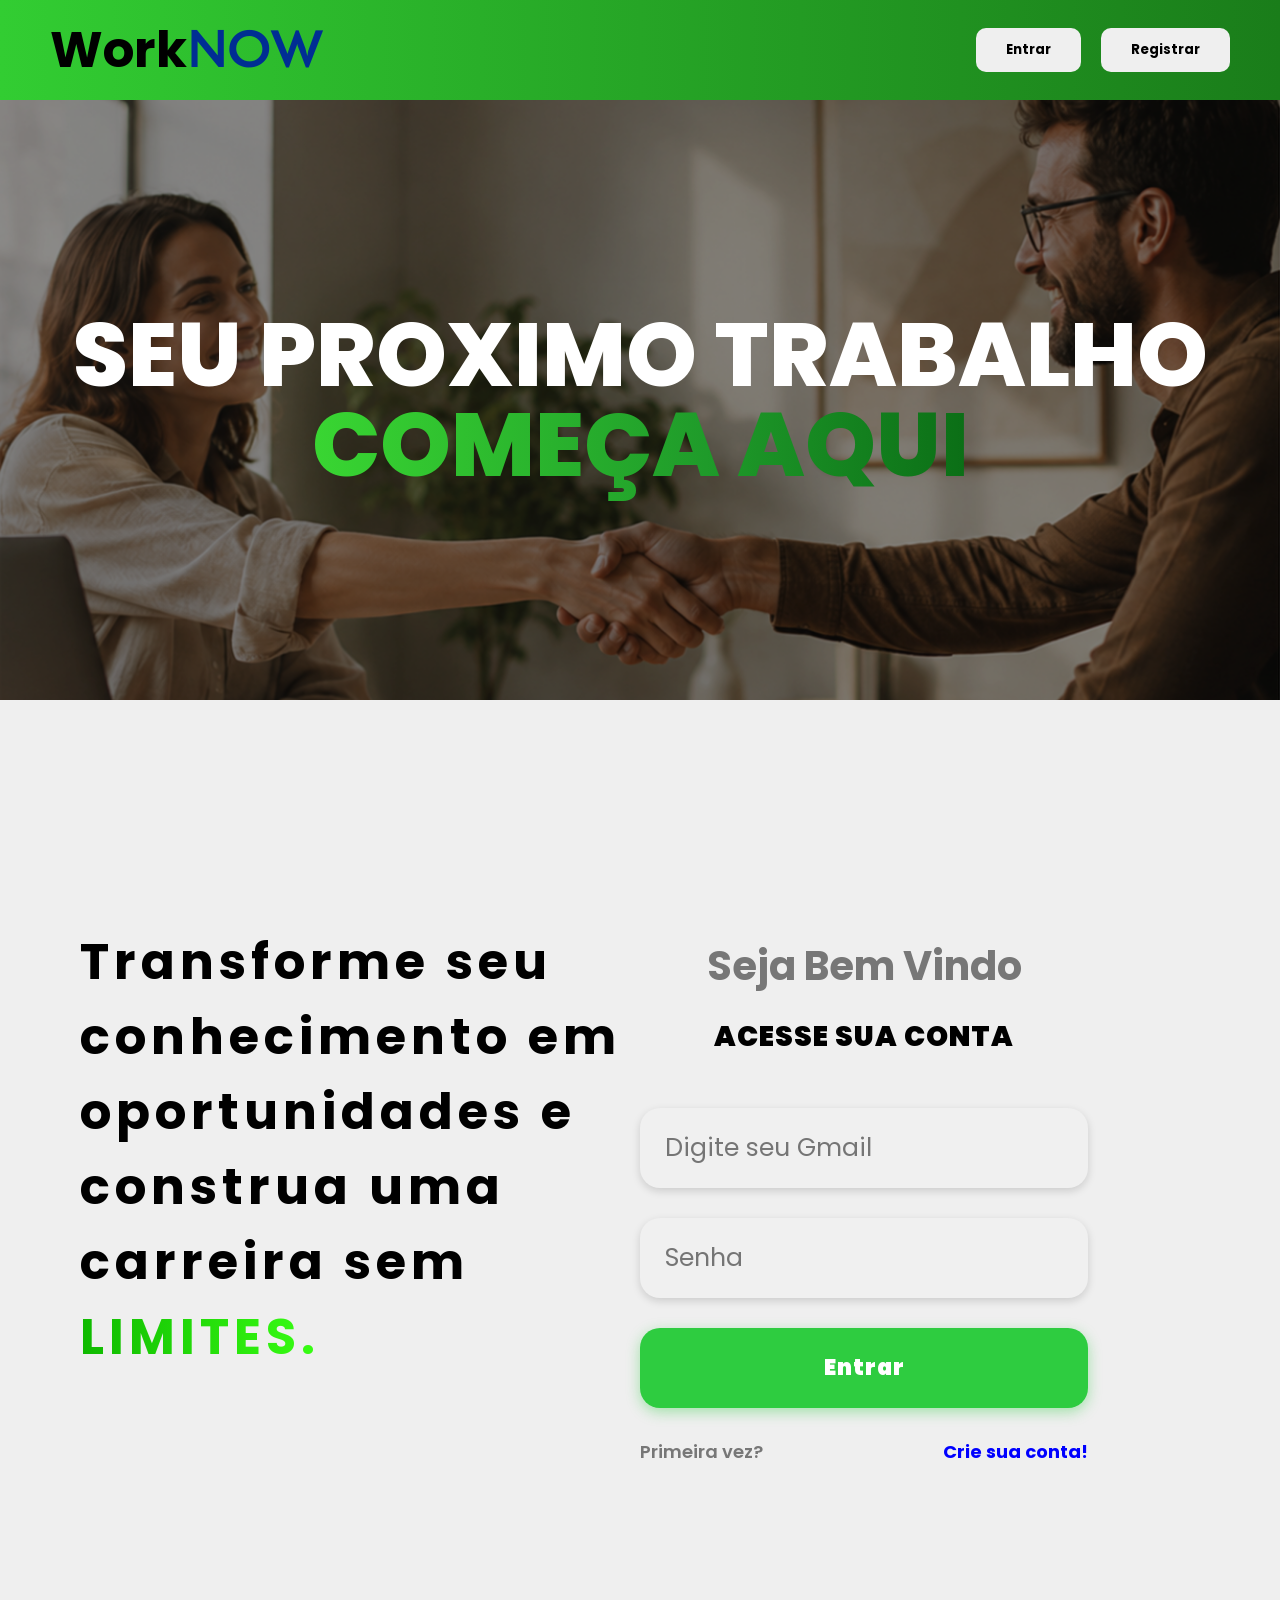
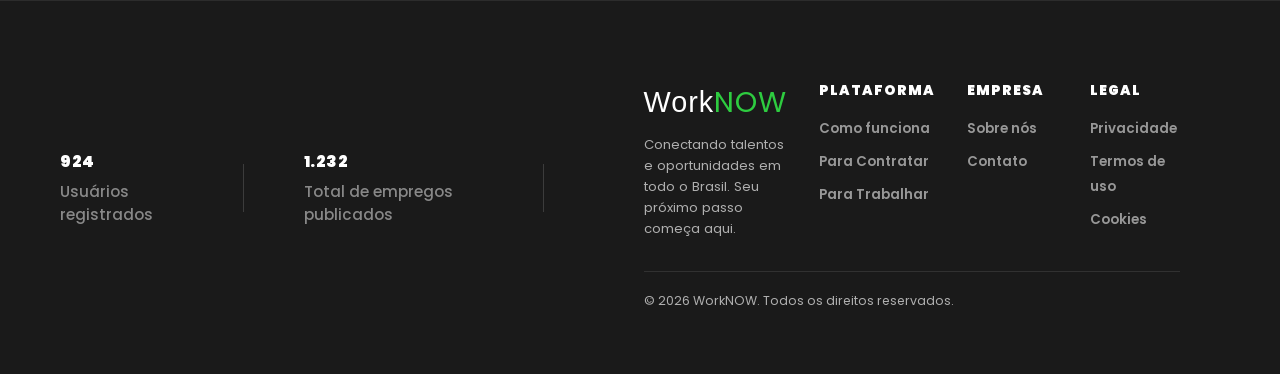
<file: projeto-worknow/index.html>
<!DOCTYPE html>
<html lang="pt-br">
<head>
    <meta charset="UTF-8">
    <meta name="viewport" content="width=device-width, initial-scale=1.0">
    <title>WorkNOW</title>
    <link rel="stylesheet" href="style.css">
    <link rel="icon" type="image/png" href="/img/logo.png">
</head>
<body>
    <header id="#index.html">
        <h1> <span class="logo-work">Work</span><span class="logo-now">NOW</span></h1>
        <nav>
            <a href="#conta"><button>Entrar</button></a>
            <a href="cadastro/login.html"><button>Registrar</button></a>
        </nav>
    </header>
    <!--img de fundo-->
    <section class="trabai">
        <div class="sla-overlay">
            <h2>
            SEU PROXIMO TRABALHO <br>
            <span>COMEÇA AQUI</span>
            </h2>
        </div>
    </section>
  
    <main>

        <section class="left-side">
            <p>
                Transforme seu conhecimento em oportunidades e construa uma carreira sem
                <span>LIMITES.</span>
            </p>
        </section>
<!--LOGINNNNNNNN-->
        <section class="right-side">

            <h3 id="conta">Seja Bem Vindo</h3>
            <h1 >ACESSE SUA CONTA</h1>

            <form action="loginDB.php" method="POST">

                <input type="email" name="email_user" id="email" placeholder="Digite seu Gmail" required >

                <input type="password" name="senha_user" id="senha" placeholder="Senha" required>

                <input type="submit" id="Entrar" value="Entrar">

                <div class="register">
                    <span>Primeira vez?</span>
                    <a href="cadastro/login.html">Crie sua conta!</a>
                </div>

            </form>

        </section>

    
    
    </main>
<!-- STATS -->
    <section class="stats">
        <div class="stat">
            <span class="stat-number" data-target="1500">0</span>
            <span class="stat-label">Usuários registrados</span>
        </div>
 
        <div class="stat-divider"></div>
 
        <div class="stat">
            <span class="stat-number" data-target="2000">0</span>
            <span class="stat-label">Total de empregos publicados</span>
        </div>
 
        <div class="stat-divider"></div>
<!--FOTEERRRRRR-->
    <footer>
        <div class="footer-inner">
    <div class="footer-top">
      <div class="footer-brand">
        <div class="f-logo">Work<span>NOW</span></div>
        <p data-i18n="footer.desc">Conectando talentos e oportunidades em todo o Brasil. Seu próximo passo começa aqui.</p>
      </div>
 
      <div class="footer-col">
        <h4 data-i18n="footer.col1.title">Plataforma</h4>
        <ul>
          <li><a href="#" data-i18n="footer.col1.l1">Como funciona</a></li>
          <li><a href="#" data-i18n="footer.col1.l2">Para Contratar</a></li>
          <li><a href="#" data-i18n="footer.col1.l3">Para Trabalhar</a></li>
        </ul>
      </div>
 
      <div class="footer-col">
        <h4 data-i18n="footer.col2.title">Empresa</h4>
        <ul>
          <li><a href="#" data-i18n="footer.col2.l1">Sobre nós</a></li>
          <li><a href="#" data-i18n="footer.col2.l4">Contato</a></li>
        </ul>
      </div>
 
      <div class="footer-col">
        <h4 data-i18n="footer.col3.title">Legal</h4>
        <ul>
          <li><a href="#" data-i18n="footer.col3.l1">Privacidade</a></li>
          <li><a href="#" data-i18n="footer.col3.l2">Termos de uso</a></li>
          <li><a href="#" data-i18n="footer.col3.l3">Cookies</a></li>
        </ul>
      </div>
    </div>
 
    <div class="footer-bottom">
      <span data-i18n="footer.copy">© 2026 WorkNOW. Todos os direitos reservados.</span>
    </div>
  </div>
    </footer>

    <script src="work.js"></script>
</body>
</html>
</file>
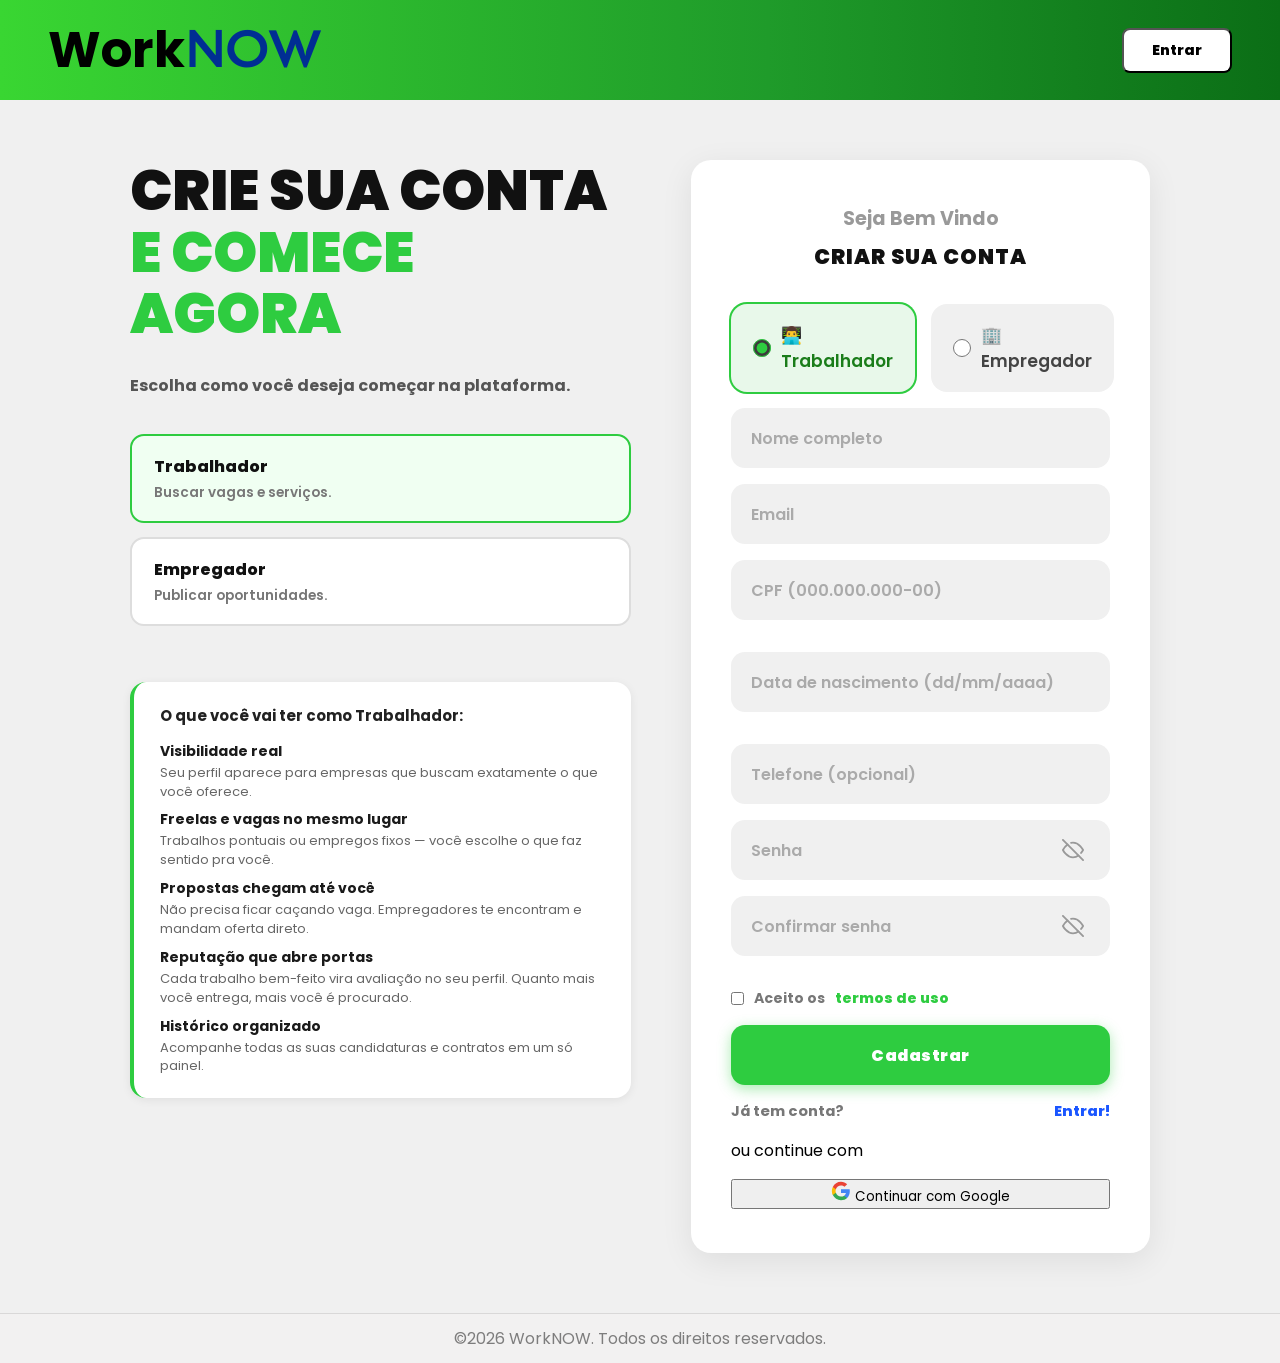
<file: cadastro/login.html>
<!DOCTYPE html>
<html lang="pt-br">
<head>
    <meta charset="UTF-8">
    <meta name="viewport" content="width=device-width, initial-scale=1.0">
    <title>WorkNOW – Cadastro</title>
    <link rel="stylesheet" href="login.css">
    <link rel="icon" type="image/png" href="../img/logo.png">
</head>
<body>
 
    <header>
        <h1><span class="logo-work">Work</span><span class="logo-now">NOW</span></h1>
        <nav>
           <a href="../LOGIN/index.html"><button>Entrar</button></a> 
        </nav>
    </header>
 
    <main>
 
        <section class="left-side">
            <h2>CRIE SUA CONTA <br> <span>E COMECE AGORA</span></h2>
            <p>Escolha como você deseja começar na plataforma.</p>
 
            <div class="tipo-conta">
                <!-- ✅ CORRIGIDO: chama mostrarInfo -->
                <div class="card-tipo ativo" onclick="mostrarInfo('trabalhador', this)">
                    <h3> Trabalhador</h3>
                    <p>Buscar vagas e serviços.</p>
                </div>
                <div class="card-tipo" onclick="mostrarInfo('empregador', this)">
                    <h3> Empregador</h3>
                    <p>Publicar oportunidades.</p>
                </div>
            </div>

            <div class="info-perfil" id="info-trabalhador">
                <h4>O que você vai ter como Trabalhador:</h4>
                 <ul>
                    <li>
                        <strong>Visibilidade real</strong>
                        <span>Seu perfil aparece para empresas que buscam exatamente o que você oferece.</span>
                    </li>
                    <li>
                        <strong>Freelas e vagas no mesmo lugar</strong>
                        <span>Trabalhos pontuais ou empregos fixos — você escolhe o que faz sentido pra você.</span>
                    </li>
                    <li>
                        <strong>Propostas chegam até você</strong>
                        <span>Não precisa ficar caçando vaga. Empregadores te encontram e mandam oferta direto.</span>
                    </li>
                    <li>
                        <strong>Reputação que abre portas</strong>
                        <span>Cada trabalho bem-feito vira avaliação no seu perfil. Quanto mais você entrega, mais você é procurado.</span>
                    </li>
                    <li>
                        <strong>Histórico organizado</strong>
                        <span>Acompanhe todas as suas candidaturas e contratos em um só painel.</span>
                    </li>
                </ul>
            </div>
 
            <div class="info-perfil oculto" id="info-empregador">
                <h4>O que você pode fazer como Empregador:</h4>
                <ul>
                    <li>
                        <strong>Acesso a profissionais verificados</strong>
                        <span>Busque por área, habilidade ou disponibilidade e encontre quem você precisa mais rápido.</span>
                    </li>
                    <li>
                        <strong>Publique em minutos</strong>
                        <span>Crie uma vaga ou oportunidade de freela sem burocracia e já comece a receber candidatos.</span>
                    </li>
                    <li>
                        <strong>Gerencie tudo num lugar só</strong>
                        <span>Candidatos, conversas e contratações organizados no seu painel, sem planilha nem e-mail perdido.</span>
                    </li>
                    <li>
                        <strong>Contrate PF ou PJ</strong>
                        <span>Flexibilidade total para fechar com autônomos, MEIs ou empresas, do jeito que funcionar pra você.</span>
                    </li>
                    <li>
                        <strong>Construa sua reputação como empresa</strong>
                        <span>Avaliações de quem trabalhou com você geram confiança e atraem profissionais melhores.</span>
                    </li>
                </ul>
            </div>
        </section>
 
        <section class="right-side">
            <h3>Seja Bem Vindo</h3>
            <h1>CRIAR SUA CONTA</h1>
 
            <form method="POST" onsubmit="return validarForm(event)">

                <div class="radio-grupo">
                    <label class="radio-opcao">
                        <input type="radio" name="perfil" value="trabalhador" checked onchange="selecionarTipo('trabalhador')">
                        <span>👨‍💻 Trabalhador</span>
                    </label>
                    <label class="radio-opcao">
                        <input type="radio" name="perfil" value="empregador" onchange="selecionarTipo('empregador')">
                        <span>🏢 Empregador</span>
                    </label>
                </div>

                <input type="text" placeholder="Nome completo" required>
                <input type="email" placeholder="Email" required>

                <input type="text" id="cpf" placeholder="CPF (000.000.000-00)" maxlength="14" inputmode="numeric" required>
                <span class="campo-erro" id="erro-cpf"></span>

                <input type="text" id="nascimento" placeholder="Data de nascimento (dd/mm/aaaa)" maxlength="10" inputmode="numeric" required>
                <span class="campo-erro" id="erro-nascimento"></span>

                <input type="text" id="telefone" placeholder="Telefone (opcional)" maxlength="15" inputmode="numeric">

                <!-- SENHA COM OLHINHO -->
                <div class="input-senha">
                    <input type="password" id="senha" placeholder="Senha" required>
                    <button type="button" class="toggle-senha" onclick="toggleSenha('senha', this)" aria-label="Mostrar senha">
                        <!-- olho fechado (padrão) -->
                        <svg class="icone-olho" xmlns="http://www.w3.org/2000/svg" viewBox="0 0 24 24" fill="none" stroke="currentColor" stroke-width="2" stroke-linecap="round" stroke-linejoin="round">
                            <path d="M17.94 17.94A10.07 10.07 0 0112 20c-7 0-11-8-11-8a18.45 18.45 0 015.06-5.94"/>
                            <path d="M9.9 4.24A9.12 9.12 0 0112 4c7 0 11 8 11 8a18.5 18.5 0 01-2.16 3.19"/>
                            <line x1="1" y1="1" x2="23" y2="23"/>
                        </svg>
                    </button>
                </div>
 
                <!-- CONFIRMAR SENHA COM OLHINHO -->
                <div class="input-senha">
                    <input type="password" id="confirmar" placeholder="Confirmar senha" required>
                    <button type="button" class="toggle-senha" onclick="toggleSenha('confirmar', this)" aria-label="Mostrar senha">
                        <svg class="icone-olho" xmlns="http://www.w3.org/2000/svg" viewBox="0 0 24 24" fill="none" stroke="currentColor" stroke-width="2" stroke-linecap="round" stroke-linejoin="round">
                            <path d="M17.94 17.94A10.07 10.07 0 0112 20c-7 0-11-8-11-8a18.45 18.45 0 015.06-5.94"/>
                            <path d="M9.9 4.24A9.12 9.12 0 0112 4c7 0 11 8 11 8a18.5 18.5 0 01-2.16 3.19"/>
                            <line x1="1" y1="1" x2="23" y2="23"/>
                        </svg>
                    </button>
                </div>
                <span class="campo-erro" id="erro-senha"></span>

                <!-- adicionado classe visivel -->

                <div id="campos-empregador" class="campos-extras">
                </div>

                <label class="termos">
                    <input type="checkbox" required>
                    Aceito os <a href="#">termos de uso</a>
                </label>

                <input type="submit" value="Cadastrar">

                <div class="register">
                    <span>Já tem conta?</span>
                    <a href="../LOGIN/index.html">Entrar!</a>
                </div>

                <div class="divider"><span>ou continue com</span></div>

                <button type="button" class="btn-google">
                    <svg viewBox="0 0 24 24" width="20" height="20">
                        <path d="M22.56 12.25c0-.78-.07-1.53-.2-2.25H12v4.26h5.92c-.26 1.37-1.04 2.53-2.21 3.31v2.77h3.57c2.08-1.92 3.28-4.74 3.28-8.09z" fill="#4285F4"/>
                        <path d="M12 23c2.97 0 5.46-.98 7.28-2.66l-3.57-2.77c-.98.66-2.23 1.06-3.71 1.06-2.86 0-5.29-1.93-6.16-4.53H2.18v2.84C3.99 20.53 7.7 23 12 23z" fill="#34A853"/>
                        <path d="M5.84 14.09c-.22-.66-.35-1.36-.35-2.09s.13-1.43.35-2.09V7.07H2.18C1.43 8.55 1 10.22 1 12s.43 3.45 1.18 4.93l3.66-2.84z" fill="#FBBC05"/>
                        <path d="M12 5.38c1.62 0 3.06.56 4.21 1.64l3.15-3.15C17.45 2.09 14.97 1 12 1 7.7 1 3.99 3.47 2.18 7.07l3.66 2.84c.87-2.6 3.3-4.53 6.16-4.53z" fill="#EA4335"/>
                    </svg>
                    Continuar com Google
                </button>

            </form>
        </section>
    </main>
    <footer class="footer footer-simples">
      <p>©2026 WorkNOW. Todos os direitos reservados.</p>
    </footer>
 
    <script src="login.js"></script>
 
</body>
</html>
</file>
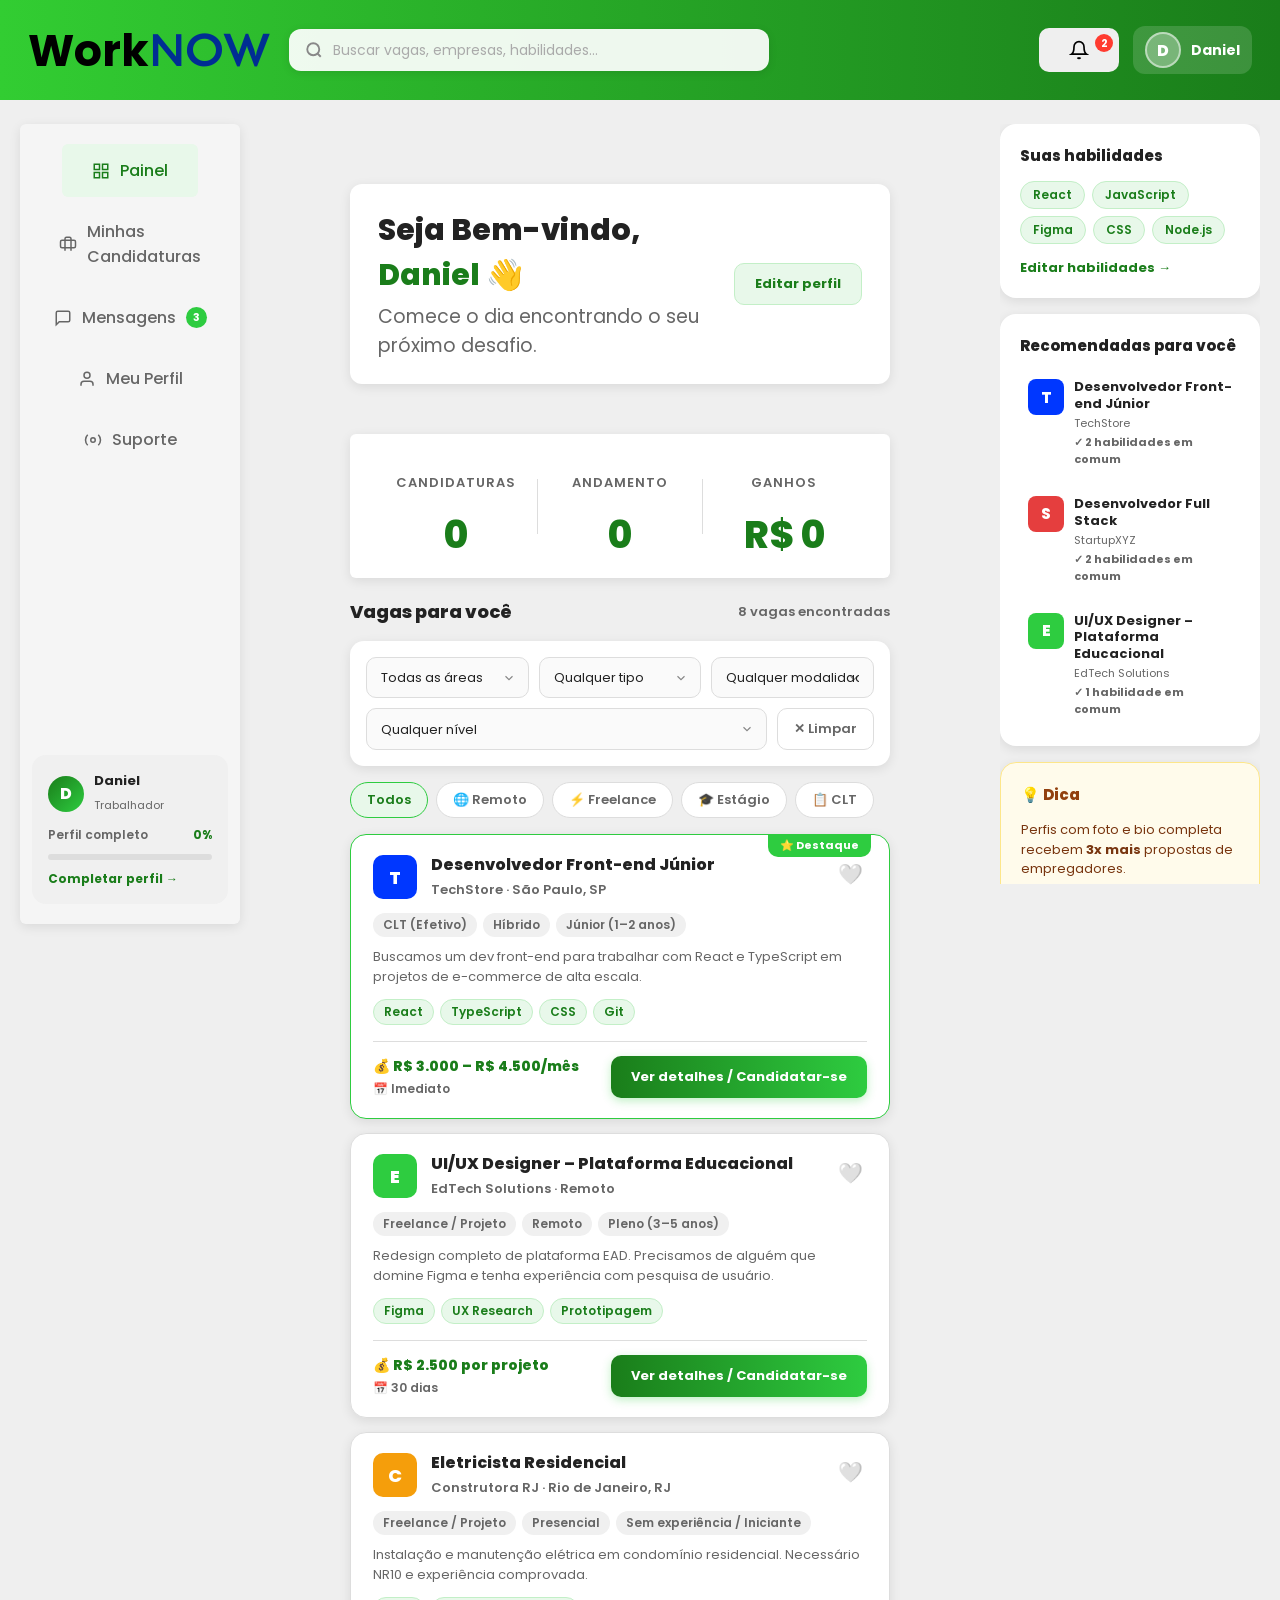
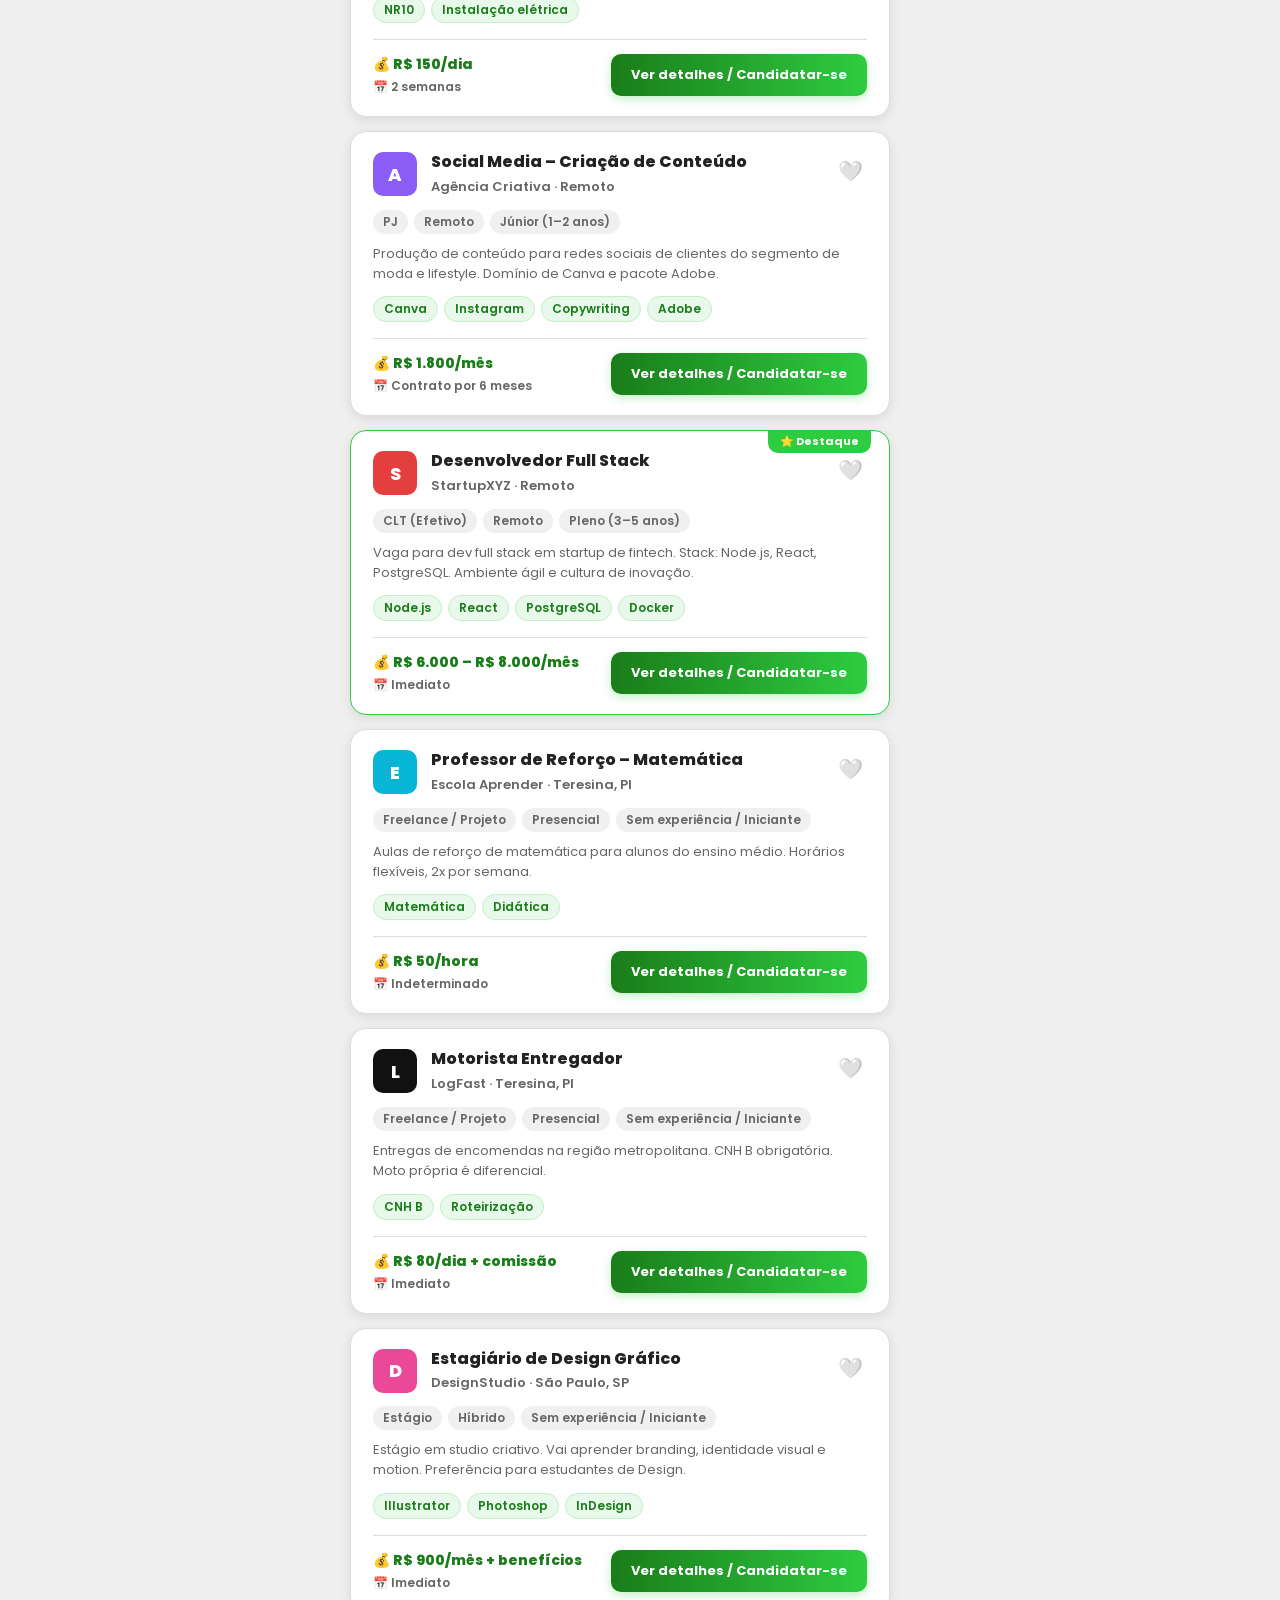
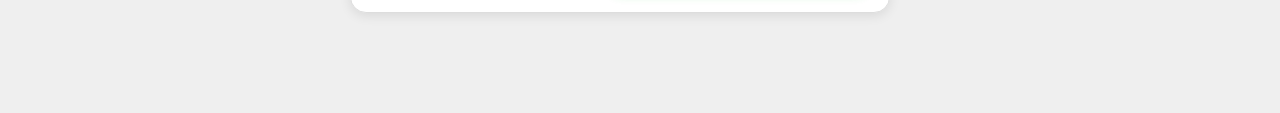
<file: Tela_Dashboard/dashboard_trabaio.html>
<!DOCTYPE html>
<html lang="pt-br">

<head>
    <meta charset="UTF-8">
    <meta name="viewport" content="width=device-width, initial-scale=1.0">
    <title>WorkNOW – Início</title>
    <link rel="stylesheet" href="../LOGIN/style.css">
    <link rel="stylesheet" href="dashboard_trabaio.css">
    <link rel="icon" type="image/png" href="../img/logo.png">
    <link href="https://fonts.googleapis.com/css2?family=Poppins:wght@400;600;700;800&family=Spinnaker&display=swap"
        rel="stylesheet">
</head>

<body>

    <header class="dash-header">
        <h1><span class="logo-work">Work</span><span class="logo-now">NOW</span></h1>

        <div class="header-busca">
            <svg xmlns="http://www.w3.org/2000/svg" width="18" height="18" viewBox="0 0 24 24" fill="none"
                stroke="currentColor" stroke-width="2.5">
                <circle cx="11" cy="11" r="8" />
                <line x1="21" y1="21" x2="16.65" y2="16.65" />
            </svg>
            <input type="text" id="busca-header" placeholder="Buscar vagas, empresas, habilidades..."
                oninput="buscarVagas()">
        </div>

        <nav class="dash-nav">
            <div class="notif-wrapper">
                <button class="btn-notificacao" onclick="toggleNotificacoes()" aria-label="Notificações">
                    <svg xmlns="http://www.w3.org/2000/svg" width="20" height="20" viewBox="0 0 24 24" fill="none"
                        stroke="currentColor" stroke-width="2">
                        <path d="M18 8a6 6 0 10-12 0c0 7-3 9-3 9h18s-3-2-3-9" />
                        <path d="M13.73 21a2 2 0 01-3.46 0" />
                    </svg>
                    <span class="notif-badge" id="notif-badge">2</span>
                </button>
                <div class="dropdown-notif" id="dropdown-notif">
                    <div class="notif-header">
                        <strong>Notificações</strong>
                        <button onclick="marcarTodasLidas()">Marcar todas como lidas</button>
                    </div>
                    <div class="notif-lista" id="notif-lista"></div>
                    <div class="notif-footer"><a href="#">Ver todas</a></div>
                </div>
            </div>

            <div class="avatar-wrapper" onclick="toggleMenuPerfil()">
                <div class="avatar-inicial" id="avatar-inicial">D</div>
                <span class="avatar-nome">Daniel</span>
                <div class="dropdown-perfil" id="dropdown-perfil">
                    <a href="../Tela perfil/Perfil-trabalhador/perfil.html">👤 Meu Perfil</a>
                    <hr>
                    <a href="../LOGIN/index.html" class="sair">🚪 Sair</a>
                </div>
            </div>
        </nav>
    </header>

    <div class="dash-layout">

        <!-- SIDEBAR -->
        <aside class="dash-sidebar">
            <nav class="sidebar-nav">
                <a class="sidebar-link ativo" href="#" onclick="irView('painel', this); return false;">
                    <svg width="18" height="18" viewBox="0 0 24 24" fill="none" stroke="currentColor" stroke-width="2">
                        <rect x="3" y="3" width="7" height="7" />
                        <rect x="14" y="3" width="7" height="7" />
                        <rect x="3" y="14" width="7" height="7" />
                        <rect x="14" y="14" width="7" height="7" />
                    </svg>
                    Painel
                </a>
                <a class="sidebar-link" href="#" onclick="irView('candidaturas', this); return false;">
                    <svg width="18" height="18" viewBox="0 0 24 24" fill="none" stroke="currentColor" stroke-width="2">
                        <path d="M20 7H4a2 2 0 00-2 2v6a2 2 0 002 2h16a2 2 0 002-2V9a2 2 0 00-2-2z" />
                        <path d="M16 21V5a2 2 0 00-2-2h-4a2 2 0 00-2 2v16" />
                    </svg>
                    Minhas Candidaturas
                    <span class="sidebar-badge" id="badge-candidaturas" style="display:none">0</span>
                </a>
                <a class="sidebar-link" href="#" onclick="irView('mensagens', this); return false;">
                    <svg width="18" height="18" viewBox="0 0 24 24" fill="none" stroke="currentColor" stroke-width="2">
                        <path d="M21 15a2 2 0 01-2 2H7l-4 4V5a2 2 0 012-2h14a2 2 0 012 2z" />
                    </svg>
                    Mensagens
                    <span class="sidebar-badge">3</span>
                </a>
                <a class="sidebar-link" href="../Tela perfil/Perfil-trabalhador/perfil.html">
                    <svg width="18" height="18" viewBox="0 0 24 24" fill="none" stroke="currentColor" stroke-width="2">
                        <path d="M20 21v-2a4 4 0 00-4-4H8a4 4 0 00-4 4v2" />
                        <circle cx="12" cy="7" r="4" />
                    </svg>
                    Meu Perfil
                </a>
                <a class="sidebar-link" href="#" onclick="irView('suporte', this); return false;">
                    <svg width="18" height="18" viewBox="0 0 24 24" fill="none" stroke="currentColor" stroke-width="2">
                        <circle cx="12" cy="12" r="3" />
                        <path d="M19.07 4.93a10 10 0 010 14.14M4.93 4.93a10 10 0 000 14.14" />
                    </svg>
                    Suporte
                </a>
            </nav>

            <div class="sidebar-perfil-card">
                <div class="sidebar-perfil-top">
                    <div class="sidebar-avatar">D</div>
                    <div>
                        <strong>Daniel</strong>
                        <span>Trabalhador</span>
                    </div>
                </div>
                <div class="sidebar-completude-label">
                    <span>Perfil completo</span>
                    <strong>0%</strong>
                </div>
                <div class="barra-completude">
                    <div class="barra-fill" style="width:0%"></div>
                </div>
                <a href="../Tela perfil/Perfil-trabalhador/perfil.html" class="sidebar-completar-btn">Completar perfil
                    →</a>
            </div>
        </aside>

        <!-- CONTEÚDO CENTRAL -->
        <main class="dash-main">

            <!-- ══ VIEW: PAINEL ══ -->
            <div id="view-painel" style="display:flex; flex-direction:column; gap:20px">

                <div class="boas-vindas">
                    <div>
                        <h2>Seja Bem-vindo, <span id="nome-usuario">Daniel</span> 👋</h2>
                        <p>Comece o dia encontrando o seu próximo desafio.</p>
                    </div>
                    <a href="../Tela perfil/Perfil-trabalhador/perfil.html" class="btn-editar-perfil">Editar perfil</a>
                </div>

                <div class="mini-stats">
                    <div class="mini-stat">
                        <span class="mini-stat-label">Candidaturas</span>
                        <span class="mini-stat-numero" id="stat-candidaturas">0</span>
                    </div>
                    <div class="mini-stat-divider"></div>
                    <div class="mini-stat">
                        <span class="mini-stat-label">Andamento</span>
                        <span class="mini-stat-numero" id="stat-andamento">0</span>
                    </div>
                    <div class="mini-stat-divider"></div>
                    <div class="mini-stat">
                        <span class="mini-stat-label">Ganhos</span>
                        <span class="mini-stat-numero">R$ 0</span>
                    </div>
                </div>

                <div class="vagas-section">
                    <div class="vagas-section-header">
                        <h3>Vagas para você</h3>
                        <span id="vagas-count" class="vagas-count">0 vagas encontradas</span>
                    </div>

                    <div class="filtros-bar">
                        <select class="filtro-select" id="filtro-area" onchange="filtrarVagas()">
                            <option value="">Todas as áreas</option>
                            <option>Tecnologia da Informação</option>
                            <option>Design & UX</option>
                            <option>Marketing & Comunicação</option>
                            <option>Construção Civil</option>
                            <option>Saúde & Bem-estar</option>
                            <option>Educação</option>
                            <option>Logística & Transporte</option>
                            <option>Gastronomia</option>
                            <option>Administrativo & Financeiro</option>
                        </select>
                        <select class="filtro-select" id="filtro-tipo" onchange="filtrarVagas()">
                            <option value="">Qualquer tipo</option>
                            <option>CLT (Efetivo)</option>
                            <option>Freelance / Projeto</option>
                            <option>PJ</option>
                            <option>Estágio</option>
                            <option>Temporário</option>
                        </select>
                        <select class="filtro-select" id="filtro-modalidade" onchange="filtrarVagas()">
                            <option value="">Qualquer modalidade</option>
                            <option>Presencial</option>
                            <option>Remoto</option>
                            <option>Híbrido</option>
                        </select>
                        <select class="filtro-select" id="filtro-nivel" onchange="filtrarVagas()">
                            <option value="">Qualquer nível</option>
                            <option>Sem experiência / Iniciante</option>
                            <option>Júnior (1–2 anos)</option>
                            <option>Pleno (3–5 anos)</option>
                            <option>Sênior (5+ anos)</option>
                        </select>
                        <button class="btn-limpar-filtros" onclick="limparFiltros()">✕ Limpar</button>
                    </div>

                    <div class="filtros-rapidos">
                        <button class="tag-filtro ativo" onclick="filtroRapido(this, '')">Todos</button>
                        <button class="tag-filtro" onclick="filtroRapido(this, 'Remoto')">🌐 Remoto</button>
                        <button class="tag-filtro" onclick="filtroRapido(this, 'Freelance / Projeto')">⚡
                            Freelance</button>
                        <button class="tag-filtro" onclick="filtroRapido(this, 'Estágio')">🎓 Estágio</button>
                        <button class="tag-filtro" onclick="filtroRapido(this, 'CLT (Efetivo)')">📋 CLT</button>
                    </div>

                    <div id="lista-vagas" class="lista-vagas"></div>

                    <div id="sem-resultados" class="sem-resultados" style="display:none">
                        <span>🔍</span>
                        <p>Nenhuma vaga encontrada com esses filtros.</p>
                        <button onclick="limparFiltros()">Limpar filtros</button>
                    </div>
                </div>
            </div>

            <!-- ══ VIEW: MINHAS CANDIDATURAS ══ -->
            <div id="view-candidaturas" style="display:none; flex-direction:column; gap:20px">

                <div class="cand-header-section">
                    <div>
                        <h2>📋 Minhas Candidaturas</h2>
                        <p>Gerencie as vagas em que se candidatou ou salvou para analisar depois.</p>
                    </div>
                    <button class="btn-editar-perfil"
                        onclick="irView('painel', document.querySelector('.sidebar-link'))">
                        ← Ver vagas
                    </button>
                </div>

                <div class="filtros-rapidos" style="margin-bottom: 5px; display: flex; gap: 10px;">
                    <button id="tab-candidaturas" class="tag-filtro ativo" onclick="irAbaSecundaria('candidaturas')">
                        💼 Minhas Candidaturas
                    </button>
                    <button id="tab-favoritos" class="tag-filtro" onclick="irAbaSecundaria('favoritos')">
                        ❤️ Vagas Favoritas
                    </button>
                </div>

                <div id="painel-candidaturas">
                    <div class="mini-stats" style="margin-bottom: 20px;">
                        <div class="mini-stat">
                            <span class="mini-stat-label">Total</span>
                            <span class="mini-stat-numero" id="cand-total">0</span>
                        </div>
                        <div class="mini-stat-divider"></div>
                        <div class="mini-stat">
                            <span class="mini-stat-label">Em andamento</span>
                            <span class="mini-stat-numero" id="cand-andamento">0</span>
                        </div>
                        <div class="mini-stat-divider"></div>
                        <div class="mini-stat">
                            <span class="mini-stat-label">Aprovadas</span>
                            <span class="mini-stat-numero" id="cand-aprovadas">0</span>
                        </div>
                    </div>

                    <div id="lista-candidaturas" class="lista-vagas"></div>

                    <div id="candidaturas-vazio" class="sem-resultados" style="display:none">
                        <span>📭</span>
                        <p>Você ainda não se candidatou a nenhuma vaga.</p>
                        <button onclick="irView('painel', document.querySelector('.sidebar-link'))">
                            Explorar vagas
                        </button>
                    </div>
                </div>

                <div id="painel-favoritos" style="display:none">
                    <div id="lista-favoritos" class="lista-vagas"></div>

                    <div id="favoritos-vazio" class="sem-resultados" style="display:none">
                        <span>🤍</span>
                        <p>Sua lista de favoritos está vazia.</p>
                        <button onclick="irView('painel', document.querySelector('.sidebar-link'))">
                            Procurar vagas interessantes
                        </button>
                    </div>
                </div>
            </div>
            <div id="view-suporte" style="display:none; flex-direction:column; gap:25px">

                <div class="cand-header-section">
                    <div>
                        <h2>🎧 Central de Suporte e Ajuda</h2>
                        <p>Precisa de ajuda? Envie uma mensagem para nossa equipe ou tire suas dúvidas abaixo.</p>
                    </div>
                </div>

                <div style="display: grid; grid-template-columns: 1fr 1fr; gap: 20px; flex-wrap: wrap;">

                    <div class="right-card" style="display: flex; flex-direction: column; gap: 15px; padding: 20px;">
                        <h3 style="color: #333; margin: 0;">Formulário de Atendimento</h3>
                        <p style="font-size: 13px; color: #666; margin: 0;">Preencha os campos abaixo e retornaremos o
                            mais rápido possível.</p>

                        <form id="form-suporte" onsubmit="enviarSuporte(event)"
                            style="display: flex; flex-direction: column; gap: 12px;">
                            <div style="display: flex; flex-direction: column; gap: 5px;">
                                <label for="suporte-assunto"
                                    style="font-size: 13px; font-weight: 600; color: #444;">Assunto</label>
                                <select id="suporte-assunto" class="filtro-select" style="width: 100%; height: 40px;"
                                    required>
                                    <option value="">Selecione uma opção...</option>
                                    <option value="duvida">❓ Tirar uma dúvida</option>
                                    <option value="problema">🐛 Relatar um problema / Bug</option>
                                    <option value="reclamacao">📢 Fazer uma reclamação</option>
                                    <option value="sugestao">💡 Sugestão de melhoria</option>
                                </select>
                            </div>

                            <div style="display: flex; flex-direction: column; gap: 5px;">
                                <label for="suporte-mensagem"
                                    style="font-size: 13px; font-weight: 600; color: #444;">Sua Mensagem</label>
                                <textarea id="suporte-mensagem"
                                    placeholder="Descreva detalhadamente o que aconteceu ou qual é a sua dúvida..."
                                    style="width: 100%; height: 120px; padding: 10px; border: 1px solid #ddd; border-radius: 8px; font-family: inherit; resize: none;"
                                    required></textarea>
                            </div>

                            <button type="submit" class="sidebar-completar-btn"
                                style="border: none; cursor: pointer; text-align: center; justify-content: center; margin-top: 5px;">
                                Enviar mensagem →
                            </button>
                        </form>
                    </div>

                    <div class="right-card" style="display: flex; flex-direction: column; gap: 15px; padding: 20px;">
                        <h3 style="color: #333; margin: 0;">Perguntas Frequentes</h3>

                        <div style="display: flex; flex-direction: column; gap: 12px;">
                            <div style="padding-bottom: 10px; border-bottom: 1px solid #eee;">
                                <strong style="font-size: 14px; color: #222; display: block; margin-bottom: 4px;">Como
                                    funciona a candidatura?</strong>
                                <p style="font-size: 13px; color: #666; margin: 0;">Ao clicar em "Candidatar-se", seu
                                    perfil e habilidades ficam visíveis imediatamente para a empresa recrutadora.</p>
                            </div>

                            <div style="padding-bottom: 10px; border-bottom: 1px solid #eee;">
                                <strong style="font-size: 14px; color: #222; display: block; margin-bottom: 4px;">As
                                    vagas expiram?</strong>
                                <p style="font-size: 13px; color: #666; margin: 0;">Sim, cada vaga possui um prazo
                                    estipulado pela empresa contratante, visível logo no rodapé do card da vaga.</p>
                            </div>

                            <div>
                                <strong style="font-size: 14px; color: #222; display: block; margin-bottom: 4px;">Como
                                    edito minhas habilidades?</strong>
                                <p style="font-size: 13px; color: #666; margin: 0;">Você pode alterá-las acessando a
                                    página "Meu Perfil" e clicando na seção correspondente.</p>
                            </div>
                        </div>
                    </div>

                </div>
            </div>
        <!-- ══ VIEW: MENSAGENS ══ -->
            <div id="view-mensagens" style="display:none; gap:20px; height: calc(100vh - var(--header-h) - 80px);">
                <div class="chat-container">

                    <!-- Lateral Esquerda: Lista de Chats com as Empresas -->
                    <div class="chat-sidebar">
                        <div class="chat-sidebar-header">
                            <h3>Mensagens</h3>
                        </div>
                        <div class="chat-lista" id="chat-lista-conversas">
                            <!-- Renderizado dinamicamente via JS -->
                        </div>
                    </div>

                    <!-- Lateral Direita: Janela do Chat Ativo -->
                    <!-- Estado Inicial: Vazio -->
                    <div class="chat-janela" id="chat-janela-vazia">
                        <span>💬</span>
                        <p>Selecione uma empresa para visualizar a conversa.</p>
                    </div>

                    <!-- Estado Ativo: Chat aberto -->
                    <div class="chat-janela" id="chat-janela-ativa" style="display:none;">
                        <div class="chat-header">
                            <div class="vaga-empresa-logo" id="chat-header-logo">T</div>
                            <div>
                                <h4 id="chat-header-nome">Empresa</h4>
                                <span id="chat-header-status">Recrutador Online</span>
                            </div>
                        </div>

                        <div class="chat-mensagens" id="chat-feed-mensagens">
                            <!-- Balões de mensagens via JS -->
                        </div>

                        <form class="chat-input-area" onsubmit="enviarMensagemChat(event)">
                            <input type="text" id="chat-input-texto" placeholder="Digite sua resposta..." required
                                autocomplete="off">
                            <button type="submit">Enviar</button>
                        </form>
                    </div>

                </div>
            </div>

        </main>

        <!-- PAINEL DIREITO -->
        <aside class="dash-right">
            <div class="right-card">
                <h4>Suas habilidades</h4>
                <div class="habilidades-lista" id="habilidades-lista">
                    <span class="habilidade-tag">React</span>
                    <span class="habilidade-tag">JavaScript</span>
                    <span class="habilidade-tag">Figma</span>
                    <span class="habilidade-tag">CSS</span>
                    <span class="habilidade-tag">Node.js</span>
                </div>
                <a href="../Tela perfil/Perfil-trabalhador/perfil.html#habilidade" class="right-link">Editar habilidades
                    →</a>
            </div>
            <div class="right-card">
                <h4>Recomendadas para você</h4>
                <div id="vagas-recomendadas" class="recomendadas-lista"></div>
            </div>
            <div class="right-card dica-card">
                <h4>💡 Dica</h4>
                <p>Perfis com foto e bio completa recebem <strong>3x mais</strong> propostas de empregadores.</p>
                <a href="../Tela perfil/Perfil-trabalhador/perfil.html" class="right-link">Completar meu perfil →</a>
            </div>
        </aside>

    </div>

    <script src="dashboard_trabaio.js"></script>
</body>

</html>
</file>
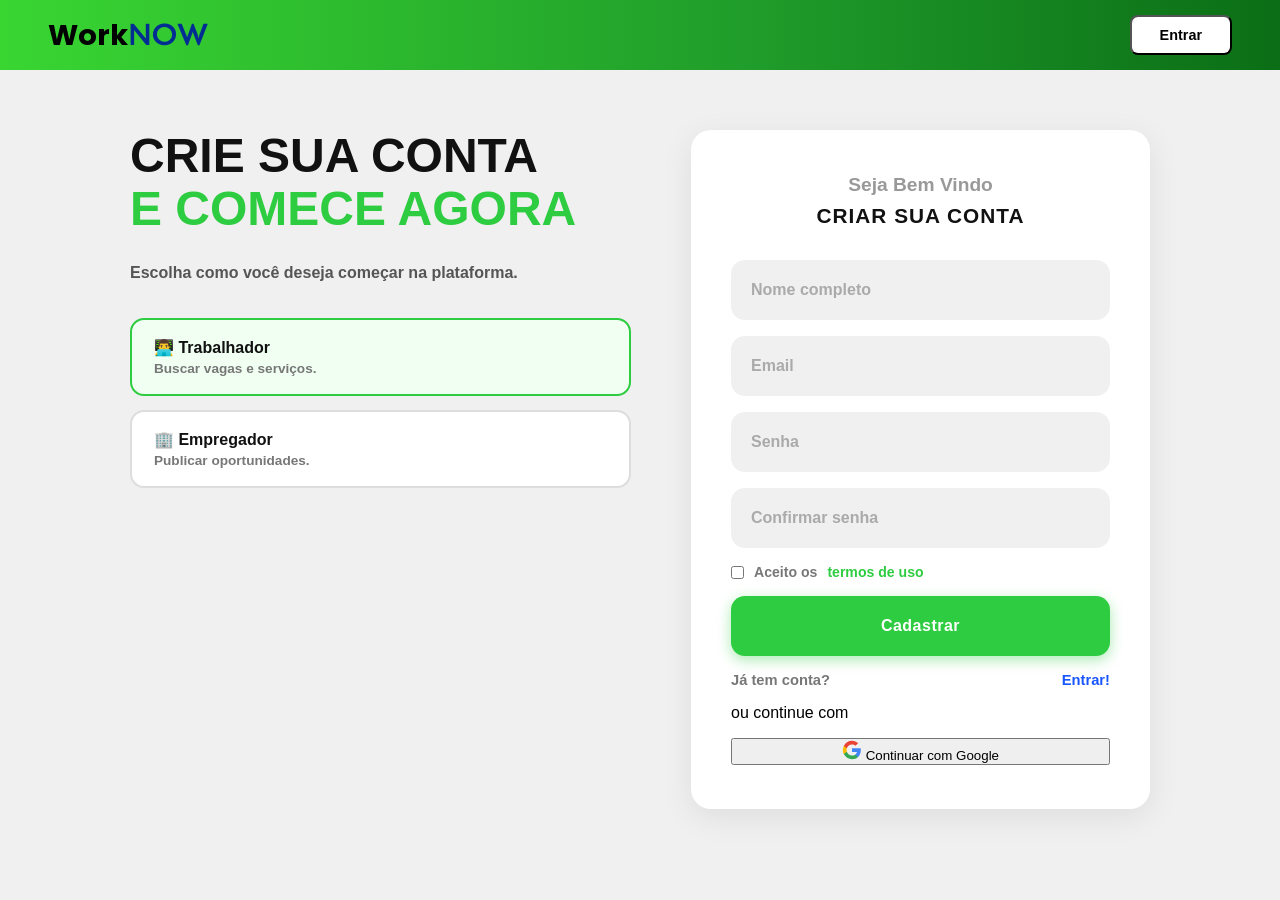
<file: interface_ini/cadastro/login.html>
<!DOCTYPE html>
<html lang="pt-br">
<head>
    <meta charset="UTF-8">
    <meta name="viewport" content="width=device-width, initial-scale=1.0">
    <title>WorkNOW – Cadastro</title>
    <link rel="stylesheet" href="login.css">
    <link rel="icon" type="image/png" href="../img/logo.png">
</head>
<body>
 
    <header>
        <h1><span class="logo-work">Work</span><span class="logo-now">NOW</span></h1>
        <nav>
           <a href="../index.html"><button>Entrar</button></a> 
        </nav>
    </header>
 
    <main>
 
        <section class="left-side">
            <h2>CRIE SUA CONTA <br> <span>E COMECE AGORA</span></h2>
            <p>Escolha como você deseja começar na plataforma.</p>
 
            <div class="tipo-conta">
                <div class="card-tipo ativo" onclick="selecionarTipo(this, 'trabalhador')">
                    <h3>👨‍💻 Trabalhador</h3>
                    <p>Buscar vagas e serviços.</p>
                </div>
                <div class="card-tipo" onclick="selecionarTipo(this, 'empregador')">
                    <h3>🏢 Empregador</h3>
                    <p>Publicar oportunidades.</p>
                </div>
            </div>
        </section>
 
        <section class="right-side">
            <h3>Seja Bem Vindo</h3>
            <h1>CRIAR SUA CONTA</h1>
 
            <form method="POST" onsubmit="return validarForm(event)">
 
                <input type="text" placeholder="Nome completo" required>
                <input type="email" placeholder="Email" required>
                <input type="password" id="senha" placeholder="Senha" required>
                <input type="password" id="confirmar" placeholder="Confirmar senha" required>
 
                <label class="termos">
                    <input type="checkbox" required>
                    Aceito os <a href="#">termos de uso</a>
                </label>
 
                <input type="submit" value="Cadastrar">
 
                <div class="register">
                    <span>Já tem conta?</span>
                    <a href="../index.html">Entrar!</a>
                </div>
        <!--GOOGLEEEEE-->
         <div class="divider"><span>ou continue com</span></div>
 
                <button type="button" class="btn-google">
                    <svg viewBox="0 0 24 24" width="20" height="20">
                        <path d="M22.56 12.25c0-.78-.07-1.53-.2-2.25H12v4.26h5.92c-.26 1.37-1.04 2.53-2.21 3.31v2.77h3.57c2.08-1.92 3.28-4.74 3.28-8.09z" fill="#4285F4"/>
                        <path d="M12 23c2.97 0 5.46-.98 7.28-2.66l-3.57-2.77c-.98.66-2.23 1.06-3.71 1.06-2.86 0-5.29-1.93-6.16-4.53H2.18v2.84C3.99 20.53 7.7 23 12 23z" fill="#34A853"/>
                        <path d="M5.84 14.09c-.22-.66-.35-1.36-.35-2.09s.13-1.43.35-2.09V7.07H2.18C1.43 8.55 1 10.22 1 12s.43 3.45 1.18 4.93l3.66-2.84z" fill="#FBBC05"/>
                        <path d="M12 5.38c1.62 0 3.06.56 4.21 1.64l3.15-3.15C17.45 2.09 14.97 1 12 1 7.7 1 3.99 3.47 2.18 7.07l3.66 2.84c.87-2.6 3.3-4.53 6.16-4.53z" fill="#EA4335"/>
                    </svg>
                    Continuar com Google
                </button>
 
            </form>
        </section>
            </form>
        </section>
 
    </main>
 
    <script src="login.js">
    </script>
 
</body>
</html>
</file>
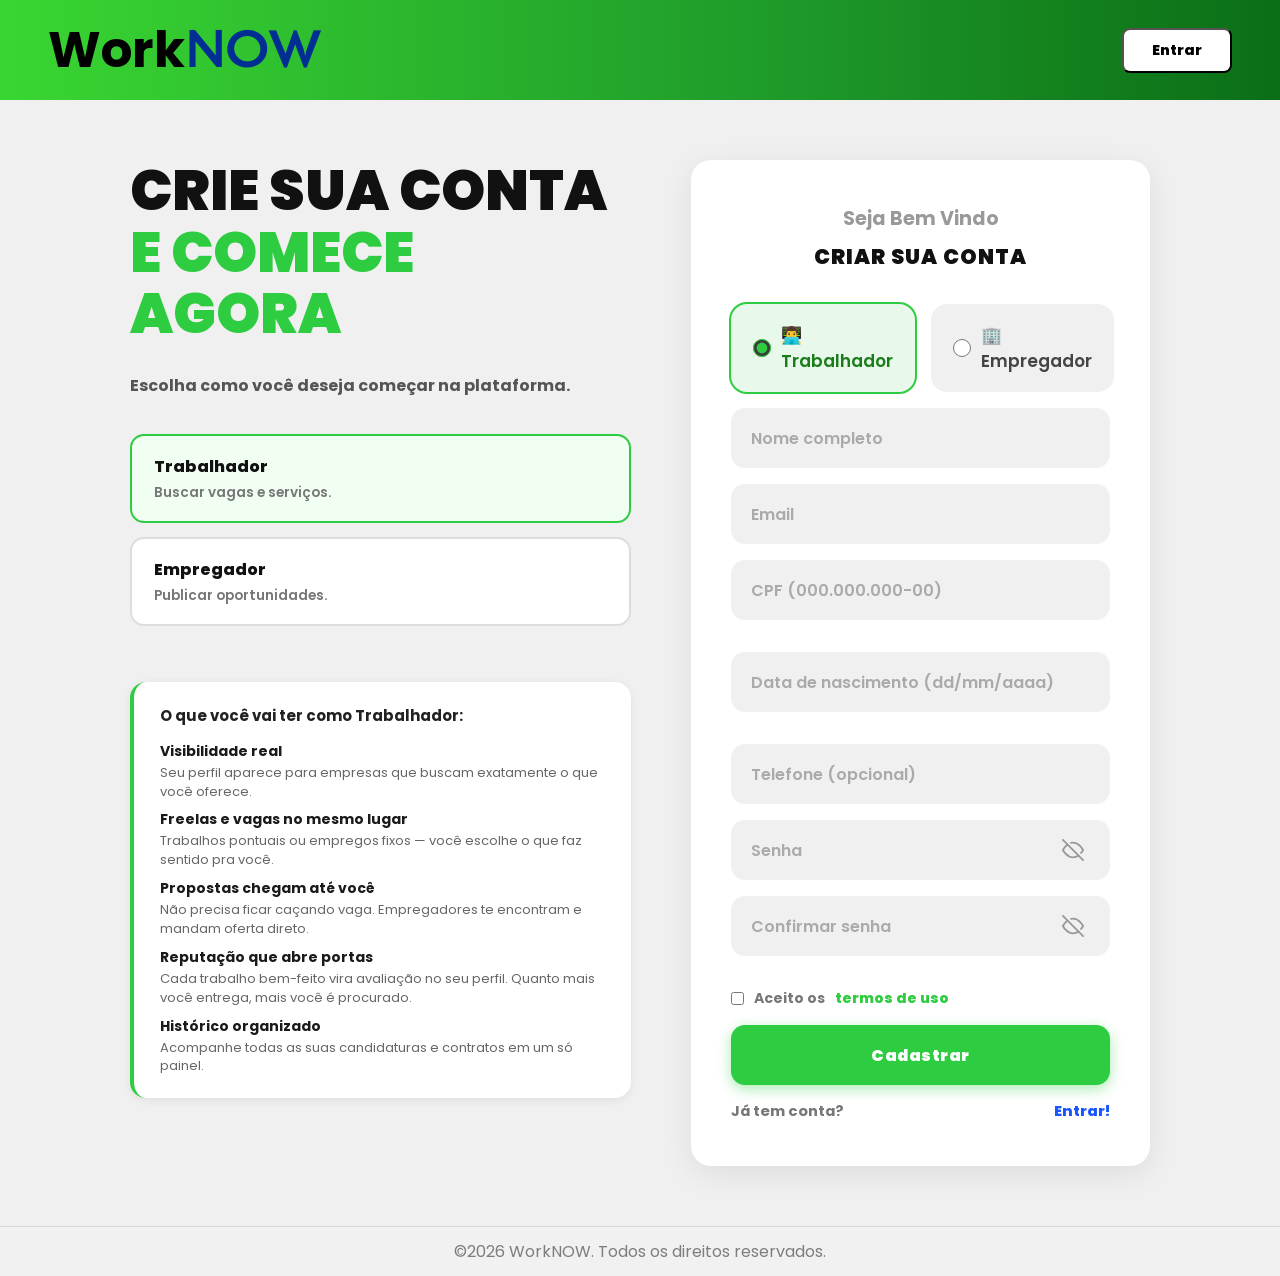
<file: projeto-worknow/cadastro/login.html>
<!DOCTYPE html>
<html lang="pt-br">
<head>
    <meta charset="UTF-8">
    <meta name="viewport" content="width=device-width, initial-scale=1.0">
    <title>WorkNOW – Cadastro</title>
    <link rel="stylesheet" href="login.css">
    <link rel="icon" type="image/png" href="../img/logo.png">
</head>
<body>
 
    <header>
        <h1><span class="logo-work">Work</span><span class="logo-now">NOW</span></h1>
        <nav>
           <a href="../index.html"><button>Entrar</button></a> 
        </nav>
    </header>
 
    <main>
 
        <section class="left-side">
            <h2>CRIE SUA CONTA <br> <span>E COMECE AGORA</span></h2>
            <p>Escolha como você deseja começar na plataforma.</p>
 
            <div class="tipo-conta">
                <!-- ✅ CORRIGIDO: chama mostrarInfo -->
                <div class="card-tipo ativo" onclick="mostrarInfo('trabalhador', this)">
                    <h3> Trabalhador</h3>
                    <p>Buscar vagas e serviços.</p>
                </div>
                <div class="card-tipo" onclick="mostrarInfo('empregador', this)">
                    <h3> Empregador</h3>
                    <p>Publicar oportunidades.</p>
                </div>
            </div>

            <div class="info-perfil" id="info-trabalhador">
                <h4>O que você vai ter como Trabalhador:</h4>
                 <ul>
                    <li>
                        <strong>Visibilidade real</strong>
                        <span>Seu perfil aparece para empresas que buscam exatamente o que você oferece.</span>
                    </li>
                    <li>
                        <strong>Freelas e vagas no mesmo lugar</strong>
                        <span>Trabalhos pontuais ou empregos fixos — você escolhe o que faz sentido pra você.</span>
                    </li>
                    <li>
                        <strong>Propostas chegam até você</strong>
                        <span>Não precisa ficar caçando vaga. Empregadores te encontram e mandam oferta direto.</span>
                    </li>
                    <li>
                        <strong>Reputação que abre portas</strong>
                        <span>Cada trabalho bem-feito vira avaliação no seu perfil. Quanto mais você entrega, mais você é procurado.</span>
                    </li>
                    <li>
                        <strong>Histórico organizado</strong>
                        <span>Acompanhe todas as suas candidaturas e contratos em um só painel.</span>
                    </li>
                </ul>
            </div>
 
            <div class="info-perfil oculto" id="info-empregador">
                <h4>O que você pode fazer como Empregador:</h4>
                <ul>
                    <li>
                        <strong>Acesso a profissionais verificados</strong>
                        <span>Busque por área, habilidade ou disponibilidade e encontre quem você precisa mais rápido.</span>
                    </li>
                    <li>
                        <strong>Publique em minutos</strong>
                        <span>Crie uma vaga ou oportunidade de freela sem burocracia e já comece a receber candidatos.</span>
                    </li>
                    <li>
                        <strong>Gerencie tudo num lugar só</strong>
                        <span>Candidatos, conversas e contratações organizados no seu painel, sem planilha nem e-mail perdido.</span>
                    </li>
                    <li>
                        <strong>Contrate PF ou PJ</strong>
                        <span>Flexibilidade total para fechar com autônomos, MEIs ou empresas, do jeito que funcionar pra você.</span>
                    </li>
                    <li>
                        <strong>Construa sua reputação como empresa</strong>
                        <span>Avaliações de quem trabalhou com você geram confiança e atraem profissionais melhores.</span>
                    </li>
                </ul>
            </div>
        </section>
 
        <section class="right-side">
            <h3>Seja Bem Vindo</h3>
            <h1>CRIAR SUA CONTA</h1>
 
            <form action="cadastroBD.php" method="POST" onsubmit="return validarForm(event)">

                <div class="radio-grupo">
                    <label class="radio-opcao">
                        <input type="radio" name="perfil_user" value="trabalhador" checked onchange="selecionarTipo('trabalhador')">
                        <span>👨‍💻 Trabalhador</span>
                    </label>
                    <label class="radio-opcao">
                        <input type="radio" name="perfil_user" value="empregador" onchange="selecionarTipo('empregador')">
                        <span>🏢 Empregador</span>
                    </label>
                </div>

                <input type="text" name="nome_user" placeholder="Nome completo" required>
                <input type="email" name="email_user" placeholder="Email" required>

                <input type="text" name="cpf_user" id="cpf" placeholder="CPF (000.000.000-00)" maxlength="14" inputmode="numeric" required>
                <span class="campo-erro" id="erro-cpf"></span>

                <input type="text" name="dt_nasc_user" id="nascimento" placeholder="Data de nascimento (dd/mm/aaaa)" maxlength="10" inputmode="numeric" required>
                <span class="campo-erro" id="erro-nascimento"></span>

                <input type="text" name="tel_user" id="telefone" placeholder="Telefone (opcional)" maxlength="15" inputmode="numeric">

                <!-- SENHA COM OLHINHO -->
                <div class="input-senha">
                    <input type="password" name="senha_user" id="senha" placeholder="Senha" required>
                    <button type="button" class="toggle-senha" onclick="toggleSenha('senha', this)" aria-label="Mostrar senha">
                        <!-- olho fechado (padrão) -->
                        <svg class="icone-olho" xmlns="http://www.w3.org/2000/svg" viewBox="0 0 24 24" fill="none" stroke="currentColor" stroke-width="2" stroke-linecap="round" stroke-linejoin="round">
                            <path d="M17.94 17.94A10.07 10.07 0 0112 20c-7 0-11-8-11-8a18.45 18.45 0 015.06-5.94"/>
                            <path d="M9.9 4.24A9.12 9.12 0 0112 4c7 0 11 8 11 8a18.5 18.5 0 01-2.16 3.19"/>
                            <line x1="1" y1="1" x2="23" y2="23"/>
                        </svg>
                    </button>
                </div>
 
                <!-- CONFIRMAR SENHA COM OLHINHO -->
                <div class="input-senha">
                    <input type="password" id="confirmar" placeholder="Confirmar senha" required>
                    <button type="button" class="toggle-senha" onclick="toggleSenha('confirmar', this)" aria-label="Mostrar senha">
                        <svg class="icone-olho" xmlns="http://www.w3.org/2000/svg" viewBox="0 0 24 24" fill="none" stroke="currentColor" stroke-width="2" stroke-linecap="round" stroke-linejoin="round">
                            <path d="M17.94 17.94A10.07 10.07 0 0112 20c-7 0-11-8-11-8a18.45 18.45 0 015.06-5.94"/>
                            <path d="M9.9 4.24A9.12 9.12 0 0112 4c7 0 11 8 11 8a18.5 18.5 0 01-2.16 3.19"/>
                            <line x1="1" y1="1" x2="23" y2="23"/>
                        </svg>
                    </button>
                </div>
                <span class="campo-erro" id="erro-senha"></span>

                <label class="termos">
                    <input type="checkbox" required>
                    Aceito os <a href="#">termos de uso</a>
                </label>

                <input type="submit" value="Cadastrar">

                <div class="register">
                    <span>Já tem conta?</span>
                    <a href="../index.html">Entrar!</a>
                </div>
            </form>
        </section>
    </main>
    <footer class="footer footer-simples">
      <p>©2026 WorkNOW. Todos os direitos reservados.</p>
    </footer>
 
    <script src="login.js"></script>
 
</body>
</html>
</file>
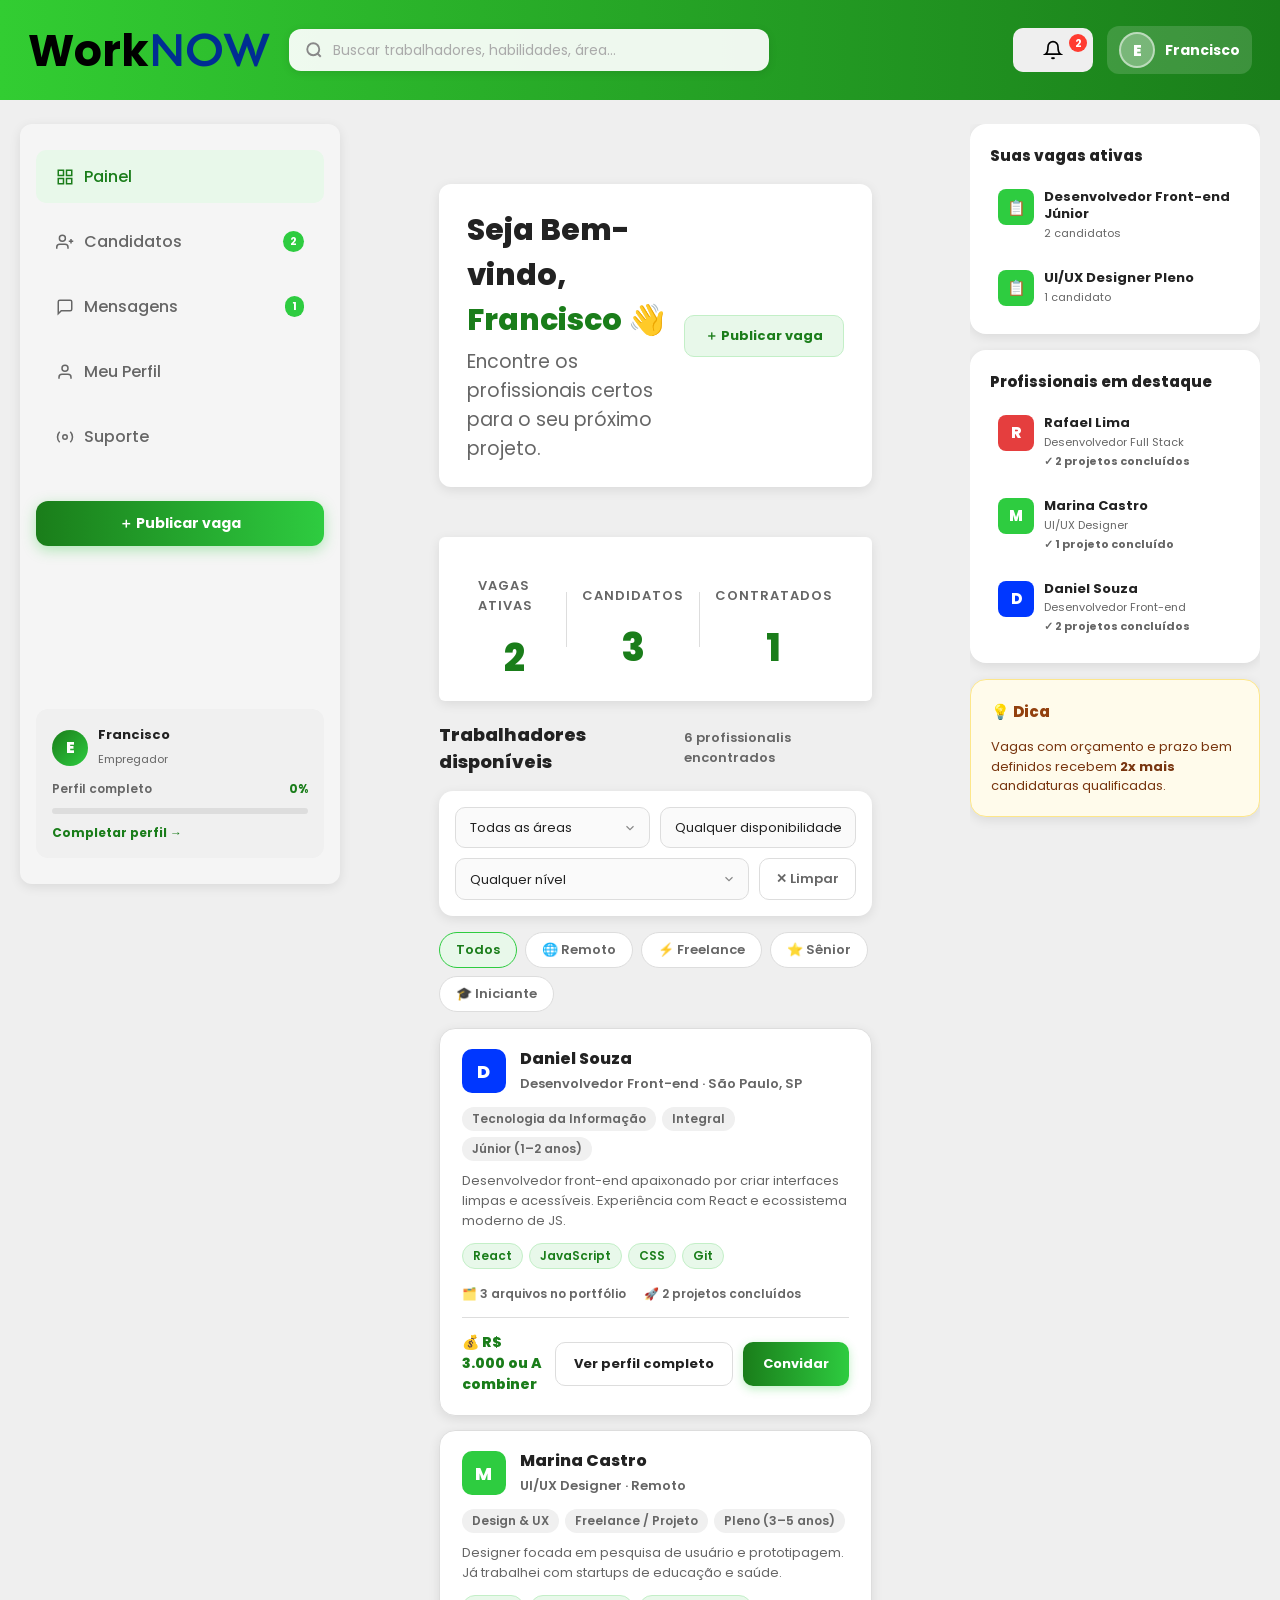
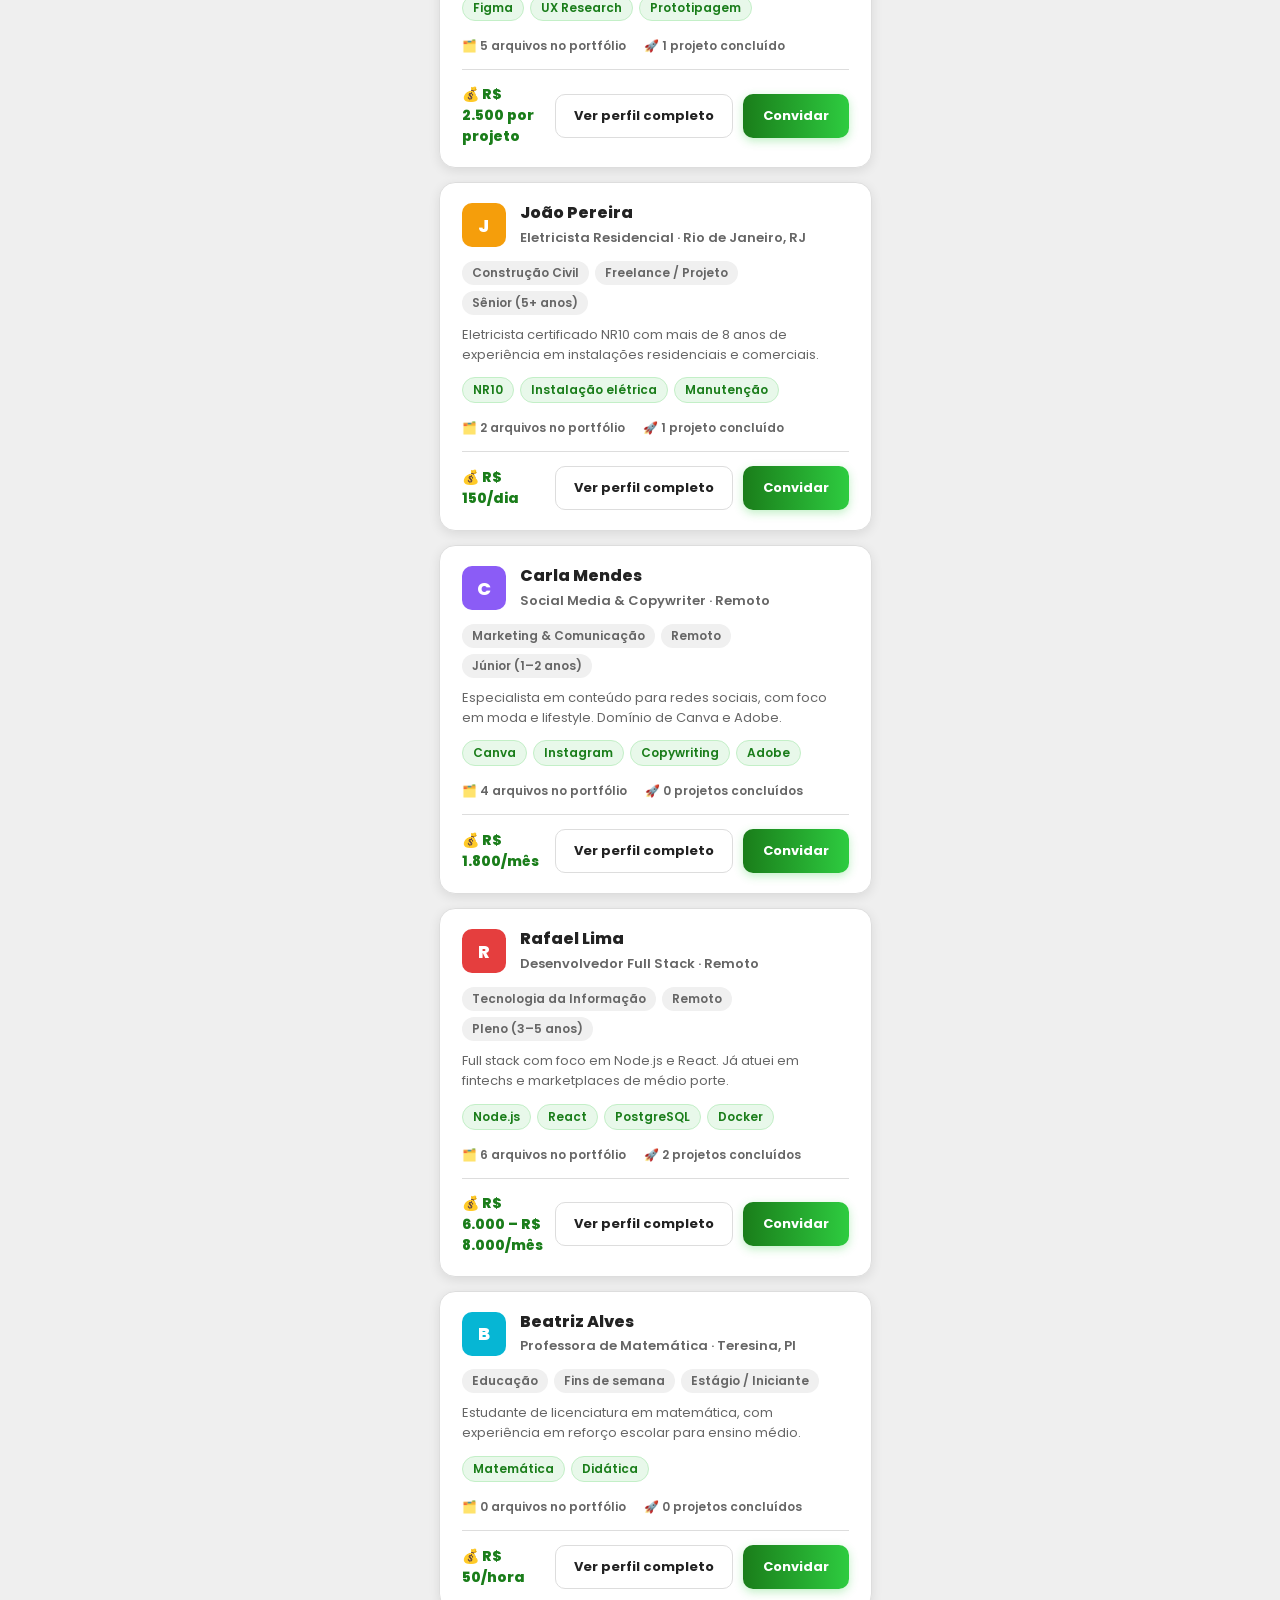
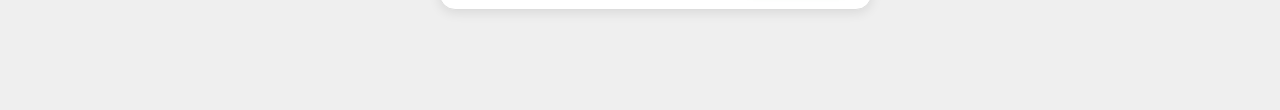
<file: Tela_Dashboard/Dashboard-Empregador/dashboard_empregador.html>
<!DOCTYPE html>
<html lang="pt-br">

<head>
    <meta charset="UTF-8">
    <meta name="viewport" content="width=device-width, initial-scale=1.0">
    <title>WorkNOW – Início Empregador</title>
    <link rel="stylesheet" href="../../LOGIN/style.css">
    <link rel="stylesheet" href="dashboard_empregador.css">
    <link rel="icon" type="image/png" href="../../img/logo.png">
    <link href="https://fonts.googleapis.com/css2?family=Poppins:wght@400;600;700;800&family=Spinnaker&display=swap"
        rel="stylesheet">
</head>

<body>

    <header class="dash-header">
        <h1><span class="logo-work">Work</span><span class="logo-now">NOW</span></h1>

        <div class="header-busca">
            <svg xmlns="http://www.w3.org/2000/svg" width="18" height="18" viewBox="0 0 24 24" fill="none"
                stroke="currentColor" stroke-width="2.5">
                <circle cx="11" cy="11" r="8" />
                <line x1="21" y1="21" x2="16.65" y2="16.65" />
            </svg>
            <input type="text" id="busca-header" placeholder="Buscar trabalhadores, habilidades, área..."
                oninput="buscarTrabalhadores()">
        </div>

        <nav class="dash-nav">
            <div class="notif-wrapper">
                <button class="btn-notificacao" onclick="toggleNotificacoes()" aria-label="Notificações">
                    <svg xmlns="http://www.w3.org/2000/svg" width="20" height="20" viewBox="0 0 24 24" fill="none"
                        stroke="currentColor" stroke-width="2">
                        <path d="M18 8a6 6 0 10-12 0c0 7-3 9-3 9h18s-3-2-3-9" />
                        <path d="M13.73 21a2 2 0 01-3.46 0" />
                    </svg>
                    <span class="notif-badge" id="notif-badge">2</span>
                </button>
                <div class="dropdown-notif" id="dropdown-notif">
                    <div class="notif-header">
                        <strong>Notificações</strong>
                        <button onclick="marcarTodasLidas()">Marcar todas como lidas</button>
                    </div>
                    <div class="notif-lista" id="notif-lista"></div>
                    <div class="notif-footer"><a href="#">Ver todas</a></div>
                </div>
            </div>

            <div class="avatar-wrapper" onclick="toggleMenuPerfil()">
                <div class="avatar-inicial" id="avatar-inicial">E</div>
                <span class="avatar-nome">Francisco</span>
                <div class="dropdown-perfil" id="dropdown-perfil">
                    <a href="../../Tela perfil/Perfil-empregador/perfil_empre.html">🏢 Meu Perfil</a>
                    <hr>
                    <a href="../../LOGIN/index.html" class="sair">🚪 Sair</a>
                </div>
            </div>
        </nav>
    </header>

    <div class="dash-layout">

        <!-- SIDEBAR -->
        <aside class="dash-sidebar">
            <nav class="sidebar-nav">
                <a class="sidebar-link ativo" href="#" onclick="irView('painel', this); return false;">
                    <svg width="18" height="18" viewBox="0 0 24 24" fill="none" stroke="currentColor" stroke-width="2">
                        <rect x="3" y="3" width="7" height="7" />
                        <rect x="14" y="3" width="7" height="7" />
                        <rect x="3" y="14" width="7" height="7" />
                        <rect x="14" y="14" width="7" height="7" />
                    </svg>
                    Painel
                </a>
                <a class="sidebar-link" href="#" onclick="irView('candidatos', this); return false;">
                    <svg width="18" height="18" viewBox="0 0 24 24" fill="none" stroke="currentColor" stroke-width="2">
                        <path d="M16 21v-2a4 4 0 00-4-4H5a4 4 0 00-4 4v2" />
                        <circle cx="8.5" cy="7" r="4" />
                        <path d="M20 8v6M23 11h-6" />
                    </svg>
                    Candidatos
                    <span class="sidebar-badge" id="badge-candidatos" style="display:none">0</span>
                </a>

                <a class="sidebar-link" href="#" onclick="irView('mensagens', this); return false;">
                    <svg width="18" height="18" viewBox="0 0 24 24" fill="none" stroke="currentColor" stroke-width="2">
                        <path d="M21 15a2 2 0 01-2 2H7l-4 4V5a2 2 0 012-2h14a2 2 0 012 2z" />
                    </svg>
                    Mensagens
                    <span class="sidebar-badge" id="badge-mensagens">2</span>
                </a>

                <a class="sidebar-link" href="../../Tela perfil/Perfil-empregador/perfil_empre.html">
                    <svg width="18" height="18" viewBox="0 0 24 24" fill="none" stroke="currentColor" stroke-width="2">
                        <path d="M20 21v-2a4 4 0 00-4-4H8a4 4 0 00-4 4v2" />
                        <circle cx="12" cy="7" r="4" />
                    </svg>
                    Meu Perfil
                </a>
                <a class="sidebar-link" href="#" onclick="irView('suporte', this); return false;">
                    <svg width="18" height="18" viewBox="0 0 24 24" fill="none" stroke="currentColor" stroke-width="2">
                        <circle cx="12" cy="12" r="3" />
                        <path d="M19.07 4.93a10 10 0 010 14.14M4.93 4.93a10 10 0 000 14.14" />
                    </svg>
                    Suporte
                </a>
            </nav>

            <!-- ATALHO PUBLICAR VAGA -->
            <a href="../../Tela perfil/Perfil-empregador/perfil_empre.html#postar_vaga" class="sidebar-btn-publicar">
                ＋ Publicar vaga
            </a>

            <div class="sidebar-perfil-card">
                <div class="sidebar-perfil-top">
                    <div class="sidebar-avatar">E</div>
                    <div>
                        <strong>Francisco</strong>
                        <span>Empregador</span>
                    </div>
                </div>
                <div class="sidebar-completude-label">
                    <span>Perfil completo</span>
                    <strong>0%</strong>
                </div>
                <div class="barra-completude">
                    <div class="barra-fill" style="width:0%"></div>
                </div>
                <a href="../../Tela perfil/Perfil-empregador/perfil-empregador.html"
                    class="sidebar-completar-btn">Completar perfil →</a>
            </div>
        </aside>

        <!-- CONTEÚDO CENTRAL -->
        <main class="dash-main">

            <!-- ══ VIEW: PAINEL (Cenários 1 e 3 da US1) ══ -->
            <div id="view-painel" style="display:flex; flex-direction:column; gap:20px">

                <div class="boas-vindas">
                    <div>
                        <h2>Seja Bem-vindo, <span id="nome-usuario">Francisco</span> 👋</h2>
                        <p>Encontre os profissionais certos para o seu próximo projeto.</p>
                    </div>
                    <a href="../../Tela perfil/Perfil-empregador/perfil_empre.html#postar_vaga"
                        class="btn-editar-perfil">＋ Publicar vaga</a>
                </div>

                <div class="mini-stats">
                    <div class="mini-stat">
                        <span class="mini-stat-label">Vagas ativas</span>
                        <span class="mini-stat-numero" id="stat-vagas-ativas">0</span>
                    </div>
                    <div class="mini-stat-divider"></div>
                    <div class="mini-stat">
                        <span class="mini-stat-label">Candidatos</span>
                        <span class="mini-stat-numero" id="stat-candidatos-total">0</span>
                    </div>
                    <div class="mini-stat-divider"></div>
                    <div class="mini-stat">
                        <span class="mini-stat-label">Contratados</span>
                        <span class="mini-stat-numero" id="stat-contratados">0</span>
                    </div>
                </div>

                <div class="vagas-section">
                    <div class="vagas-section-header">
                        <h3>Trabalhadores disponíveis</h3>
                        <span id="trab-count" class="vagas-count">0 profissionais encontrados</span>
                    </div>

                    <!-- Cenário 3: busca e filtros -->
                    <div class="filtros-bar">
                        <select class="filtro-select" id="filtro-area" onchange="filtrarTrabalhadores()">
                            <option value="">Todas as áreas</option>
                            <option>Tecnologia da Informação</option>
                            <option>Design & UX</option>
                            <option>Marketing & Comunicação</option>
                            <option>Construção Civil</option>
                            <option>Saúde & Bem-estar</option>
                            <option>Educação</option>
                            <option>Logística & Transporte</option>
                            <option>Gastronomia</option>
                            <option>Administrativo & Financeiro</option>
                        </select>
                        <select class="filtro-select" id="filtro-disponibilidade" onchange="filtrarTrabalhadores()">
                            <option value="">Qualquer disponibilidade</option>
                            <option>Integral</option>
                            <option>Meio período</option>
                            <option>Fins de semana</option>
                            <option>Freelance / Projeto</option>
                            <option>Remoto</option>
                        </select>
                        <select class="filtro-select" id="filtro-nivel" onchange="filtrarTrabalhadores()">
                            <option value="">Qualquer nível</option>
                            <option>Estágio / Iniciante</option>
                            <option>Júnior (1–2 anos)</option>
                            <option>Pleno (3–5 anos)</option>
                            <option>Sênior (5+ anos)</option>
                        </select>
                        <button class="btn-limpar-filtros" onclick="limparFiltrosTrabalhadores()">✕ Limpar</button>
                    </div>

                    <div class="filtros-rapidos">
                        <button class="tag-filtro ativo" onclick="filtroRapidoTrab(this, '')">Todos</button>
                        <button class="tag-filtro" onclick="filtroRapidoTrab(this, 'Remoto')">🌐 Remoto</button>
                        <button class="tag-filtro" onclick="filtroRapidoTrab(this, 'Freelance / Projeto')">⚡
                            Freelance</button>
                        <button class="tag-filtro" onclick="filtroRapidoTrab(this, 'Sênior (5+ anos)')">⭐
                            Sênior</button>
                        <button class="tag-filtro" onclick="filtroRapidoTrab(this, 'Estágio / Iniciante')">🎓
                            Iniciante</button>
                    </div>

                    <div id="lista-trabalhadores" class="lista-vagas"></div>

                    <div id="sem-resultados" class="sem-resultados" style="display:none">
                        <span>🔍</span>
                        <p>Nenhum profissional encontrado com esses filtros.</p>
                        <button onclick="limparFiltrosTrabalhadores()">Limpar filtros</button>
                    </div>
                </div>
            </div>

            <!-- ══ VIEW: CANDIDATOS (US2 Cenário 2) ══ -->
            <div id="view-candidatos" style="display:none; flex-direction:column; gap:20px">

                <div class="cand-header-section">
                    <div>
                        <h2>👥 Candidatos</h2>
                        <p>Veja quem se candidatou às suas vagas e tome uma decisão.</p>
                    </div>
                    <button class="btn-editar-perfil"
                        onclick="irView('painel', document.querySelector('.sidebar-link'))">
                        ← Ver trabalhadores
                    </button>
                </div>

                <div class="mini-stats">
                    <div class="mini-stat">
                        <span class="mini-stat-label">Total de candidatos</span>
                        <span class="mini-stat-numero" id="cand-total">0</span>
                    </div>
                    <div class="mini-stat-divider"></div>
                    <div class="mini-stat">
                        <span class="mini-stat-label">Em análise</span>
                        <span class="mini-stat-numero" id="cand-analise">0</span>
                    </div>
                    <div class="mini-stat-divider"></div>
                    <div class="mini-stat">
                        <span class="mini-stat-label">Contratados</span>
                        <span class="mini-stat-numero" id="cand-contratados">0</span>
                    </div>
                </div>

                <!-- agrupado por vaga -->
                <div id="lista-vagas-candidatos"></div>

                <div id="candidatos-vazio" class="sem-resultados">
                    <span>📭</span>
                    <p>Você ainda não recebeu candidaturas.</p>
                    <button
                        onclick="window.location.href='../Tela perfil/Perfil-empregador/perfil-empregador.html#publicar'">
                        Publicar uma vaga
                    </button>
                </div>
            </div>
            
            <!-- ══ VIEW: MENSAGENS (US1 Cenário 3) ══ -->
            <div id="view-mensagens" style="display:none; gap:20px; width: 100%;">

                <!-- Lista de Conversas Ativas (Esquerda) -->
                <div class="right-card" style="flex: 1; max-width: 280px; overflow-y: auto; padding: 16px; gap: 10px;">
                    <h4 style="margin-bottom: 5px;">Conversas</h4>
                    <div id="lista-chats-contatos" style="display: flex; flex-direction: column; gap: 8px;"></div>
                </div>

                <!-- Janela de Conversa Aberta (Direita) -->
                <div class="right-card"
                    style="flex: 2; min-height: 400px; display: flex; flex-direction: column; justify-content: space-between; padding: 20px;">
                    <!-- Estado inicial sem chat selecionado -->
                    <div id="chat-janela-vazia"
                        style="display: flex; flex-direction: column; align-items: center; justify-content: center; height: 100%; flex: 1; color: var(--text-soft); gap: 10px; padding: 60px 0;">
                        <span style="font-size: 40px;">💬</span>
                        <p style="font-size: 14px; font-weight: 600;">Selecione um profissional para conversar.</p>
                    </div>

                    <!-- Janela de Chat Ativa -->
                    <div id="chat-janela-ativa"
                        style="display: none; flex-direction: column; height: 100%; flex: 1; justify-content: space-between; gap: 15px;">
                        <!-- Cabeçalho do Chat -->
                        <div
                            style="display: flex; align-items: center; gap: 12px; padding-bottom: 12px; border-bottom: 1px solid var(--gray-mid);">
                            <div id="chat-header-avatar" class="sidebar-avatar" style="width: 36px; height: 36px;">
                            </div>
                            <div>
                                <strong id="chat-header-nome" style="font-size: 14px; display: block;">Nome</strong>
                                <span style="font-size: 11px; color: var(--green-dark); font-weight: 700;">Online</span>
                            </div>
                        </div>

                        <!-- Histórico das Mensagens -->
                        <div id="chat-historico"
                            style="flex: 1; overflow-y: auto; display: flex; flex-direction: column; gap: 12px; padding: 10px 5px; max-height: 260px;">
                        </div>

                        <!-- Campo de texto para envio rápido -->
                        <form id="form-chat-envio" onsubmit="enviarMensagemChat(event)"
                            style="display: flex; gap: 10px; align-items: center;">
                            <input type="text" id="input-chat-texto" placeholder="Digite sua mensagem..."
                                style="flex: 1; height: 40px; border: 1.5px solid var(--gray-mid); border-radius: 10px; padding: 0 14px; font-family: inherit; font-size: 13px; outline: none;"
                                required>
                            <button type="submit" class="btn-conversar"
                                style="margin: 0; padding: 0 16px; height: 40px;">Enviar</button>
                        </form>
                    </div>
                </div>
            </div>

            <!-- ══ VIEW: SUPORTE ══ -->
            <div id="view-suporte" style="display:none; flex-direction:column; gap:25px">
                <div class="cand-header-section">
                    <div>
                        <h2>🎧 Central de Suporte e Ajuda</h2>
                        <p>Precisa de ajuda? Envie uma mensagem para nossa equipe ou tire suas dúvidas abaixo.</p>
                    </div>
                </div>

                <div style="display: grid; grid-template-columns: 1fr 1fr; gap: 20px; flex-wrap: wrap;">
                    <div class="right-card" style="display: flex; flex-direction: column; gap: 15px; padding: 20px;">
                        <h3 style="color: #333; margin: 0;">Formulário de Atendimento</h3>
                        <p style="font-size: 13px; color: #666; margin: 0;">Preencha os campos abaixo e retornaremos o
                            mais rápido possível.</p>
                        <form id="form-suporte" onsubmit="enviarSuporte(event)"
                            style="display: flex; flex-direction: column; gap: 12px;">
                            <div style="display: flex; flex-direction: column; gap: 5px;">
                                <label for="suporte-assunto"
                                    style="font-size: 13px; font-weight: 600; color: #444;">Assunto</label>
                                <select id="suporte-assunto" class="filtro-select" style="width: 100%; height: 40px;"
                                    required>
                                    <option value="">Selecione uma opção...</option>
                                    <option value="duvida">❓ Tirar uma dúvida</option>
                                    <option value="problema">🐛 Relatar um problema / Bug</option>
                                    <option value="reclamacao">📢 Fazer uma reclamação</option>
                                    <option value="sugestao">💡 Sugestão de melhoria</option>
                                </select>
                            </div>
                            <div style="display: flex; flex-direction: column; gap: 5px;">
                                <label for="suporte-mensagem"
                                    style="font-size: 13px; font-weight: 600; color: #444;">Sua Mensagem</label>
                                <textarea id="suporte-mensagem"
                                    placeholder="Descreva detalhadamente o que aconteceu ou qual é a sua dúvida..."
                                    style="width: 100%; height: 120px; padding: 10px; border: 1px solid #ddd; border-radius: 8px; font-family: inherit; resize: none;"
                                    required></textarea>
                            </div>
                            <button type="submit" class="sidebar-completar-btn"
                                style="border: none; cursor: pointer; text-align: center; justify-content: center; margin-top: 5px;">
                                Enviar mensagem →
                            </button>
                        </form>
                    </div>

                    <div class="right-card" style="display: flex; flex-direction: column; gap: 15px; padding: 20px;">
                        <h3 style="color: #333; margin: 0;">Perguntas Frequentes</h3>
                        <div style="display: flex; flex-direction: column; gap: 12px;">
                            <div style="padding-bottom: 10px; border-bottom: 1px solid #eee;">
                                <strong style="font-size: 14px; color: #222; display: block; margin-bottom: 4px;">Como
                                    publico uma vaga?</strong>
                                <p style="font-size: 13px; color: #666; margin: 0;">Acesse "Meu Perfil" → aba "Publicar
                                    vaga", preencha os campos obrigatórios e clique em publicar.</p>
                            </div>
                            <div style="padding-bottom: 10px; border-bottom: 1px solid #eee;">
                                <strong style="font-size: 14px; color: #222; display: block; margin-bottom: 4px;">Como
                                    vejo os candidatos?</strong>
                                <p style="font-size: 13px; color: #666; margin: 0;">Acesse a aba "Candidatos" no menu
                                    lateral. Os candidatos aparecem agrupados por vaga.</p>
                            </div>
                            <div>
                                <strong style="font-size: 14px; color: #222; display: block; margin-bottom: 4px;">Como
                                    contrato um profissional?</strong>
                                <p style="font-size: 13px; color: #666; margin: 0;">Na lista de candidatos, clique em
                                    "Contratar". Isso encerra automaticamente a vaga.</p>
                            </div>
                        </div>
                    </div>
                </div>
            </div>

        </main>

        <!-- PAINEL DIREITO -->
        <aside class="dash-right">
            <div class="right-card">
                <h4>Suas vagas ativas</h4>
                <div id="vagas-ativas-mini" class="recomendadas-lista"></div>
            </div>
            <div class="right-card">
                <h4>Profissionais em destaque</h4>
                <div id="trabalhadores-destaque" class="recomendadas-lista"></div>
            </div>
            <div class="right-card dica-card">
                <h4>💡 Dica</h4>
                <p>Vagas com orçamento e prazo bem definidos recebem <strong>2x mais</strong> candidaturas qualificadas.
                </p>
            </div>
        </aside>

    </div>

    <!-- MODAL DE PERFIL DO TRABALHADOR (Cenário 2) -->
    <div class="modal-overlay" id="modal-perfil-trabalhador" style="display:none">
        <div class="modal-box modal-perfil">
            <button class="modal-fechar" onclick="fecharModalPerfil()">✕</button>
            <div id="modal-perfil-conteudo"></div>
        </div>
    </div>

    <!-- MODAL DE CHAT/MENSAGEM (Convidar) -->
    <div class="modal-overlay" id="modal-mensagem" style="display:none">
        <div class="modal-box modal-msg">
            <div class="modal-msg-header">
                <div>
                    <strong id="modal-msg-nome">Profissional</strong>
                    <span id="modal-msg-area">Área</span>
                </div>
                <button class="modal-fechar" onclick="fecharModalMensagem()">✕</button>
            </div>
            <textarea id="modal-msg-texto" placeholder="Escreva sua mensagem ou proposta de trabalho..."
                rows="5"></textarea>
            <div class="modal-msg-actions">
                <button class="btn-cancelar-form" onclick="fecharModalMensagem()">Cancelar</button>
                <button class="btn-salvar-proj" onclick="enviarMensagem()">Enviar mensagem</button>
            </div>
        </div>
    </div>

    <script src="dashboard_empregador.js"></script>
</body>

</html>
</file>
<file: projeto-worknow/style.css>
@import url("https://fonts.googleapis.com/css2?family=Poppins:wght@400;600;700;800&family=Spinnaker&display=swap");
 
* {
    margin: 0;
    padding: 0;
    box-sizing: border-box;
    font-family: "Poppins", sans-serif;
   
}
 
body {
    background: #efefef;
}
 
/* ─── HEADER ─── */
header {
    height: 100px;
    position: fixed;
    top: 0;
    left: 0;
    right: 0;
    background: linear-gradient(to left, #1a7d1a, #32cd32);
    display: flex;
    justify-content: space-between;
    align-items: center;
    padding: 0 50px;
    z-index: 100;
}
 
header button:hover {
    background: #111;
    color: #fff;
}
 
header h1 {
    font-size: 50px;
}
 
header span {
    color: #0037ff;
}
 
nav {
    display: flex;
    gap: 20px;
    align-items: center;
}
 
nav button {
    border: none;
    padding: 12px 30px;
    border-radius: 10px;
    font-weight: bold;
    cursor: pointer;
}
/*Imagem de fundo*/
.trabai{
     height: 600px;

    background-image: url('img/trabai.png');
    background-size: cover;
    background-position: center;
    margin-top: 100px;

    display: flex;
    align-items: center;
    justify-content: center;

    position: relative;
}
.trabai::before{
    content: "";
    position: absolute;
    inset: 0;

    background: rgba(0,0,0,0.45);
}

.sla-overlay{
    position: relative;
    z-index: 1;

    text-align: center;
    color: white;
}

.sla-overlay h2{
    font-size: 90px;
    line-height: 1;
    font-weight: 800;
}

.sla-overlay span{
    font-size: 90px;
    line-height: 1;
    font-weight: 800;
    background: linear-gradient(to left, #0b6e16 0%, #1f9b2a 40%, #39d632 100%);
    -webkit-background-clip: text;
    -webkit-text-fill-color: transparent;
    background-clip: text;
}
 
/* ─── MAIN ─── */
main {
    margin-top: 100px;
    min-height: calc(100vh - 100px);
    display: flex;
    
    align-items: center;
    padding: 50px 80px;
}
 
/* LOGO FONTE */
.logo-work {
    font-family: 'Poppins', sans-serif;
    color: black;
    font-weight: 700;
}
 
.logo-now {
    font-family: 'Spinnaker', sans-serif;
    color: #002E93;
}
 
/* ─── ESQUERDA ─── */
.left-side {
    width: 50%;
}
 
.left-side p {
    padding-bottom: 100px;
    font-size: 50px;
    letter-spacing: 5px;
    font-weight: bold;
}
 
.left-side p span {
    background: linear-gradient(90deg, #0fb900, #39ff14);
    background-clip: text;
    -webkit-text-fill-color: transparent;
}
 
/* ─── DIREITA ─── */
.right-side {
    width: 40%;
}
 
.right-side h3 {
    text-align: center;
    color: #777;
    font-size: 40px;
    font-weight: 700;
}
 
.right-side h1 {
    text-align: center;
    margin-top: 20px;
    font-size: 28px;
    font-weight: 900;
    letter-spacing: 1px;
}
 
form {
    margin-top: 50px;
    display: flex;
    flex-direction: column;
    gap: 30px;
}
 
input[type="email"],
input[type="password"] {
    height: 80px;
    border: none;
    border-radius: 20px;
    padding: 0 25px;
    font-size: 25px;
    background: #f0f0f0;
    box-shadow: 0 3px 8px rgba(0, 0, 0, .15);
    outline: none;
    transition: box-shadow 0.2s, background 0.2s;
}
 
input[type="email"]:focus,
input[type="password"]:focus {
    background: #e8e8e8;
    box-shadow: 0 0 0 3px rgba(46, 204, 64, 0.3);
}
 
input[type="submit"] {
    height: 80px;
    border: none;
    border-radius: 20px;
    padding: 0 25px;
    font-size: 22px;
    font-weight: 900;
    letter-spacing: 1px;
    cursor: pointer;
    background: #2ecc40;
    color: #fff;
    box-shadow: 0 4px 14px rgba(46, 204, 64, 0.4);
    transition: background 0.2s, transform 0.15s, box-shadow 0.2s;
}
 
input[type="submit"]:hover {
    background: #27b838;
    transform: translateY(-2px);
    box-shadow: 0 6px 20px rgba(46, 204, 64, 0.45);
}
 
input[type="submit"]:active {
    transform: translateY(0);
}
 
.register {
    display: flex;
    justify-content: space-between;
    font-size: 18px;
    color: #777;
    font-weight: 600;
}
 
.register a {
    text-decoration: none;
    color: blue;
    font-weight: 700;
}
 
.register a:hover {
    text-decoration: underline;
}
 
/* ─── FOOTER ─── */
:root {
    --green: #2ecc40;
    --white: #fff;
}
 
footer {
    background: var(--dark);
    color: rgba(255, 255, 255, 0.65);
    padding: 40px 40px 24px;
    font-family: 'Nunito', sans-serif;
}
 
.footer-inner {
    max-width: 1100px;
    margin: 0 auto;
}
 
.footer-top {
    display: grid;
    grid-template-columns: 1.4fr 1fr 1fr 1fr;
    gap: 32px;
    padding-bottom: 32px;
    border-bottom: 1px solid rgba(255, 255, 255, 0.1);
}
 
.footer-brand .f-logo {
    font-family: 'Bebas Neue', sans-serif;
    font-size: 1.8rem;
    color: var(--white);
    letter-spacing: 1px;
    margin-bottom: 10px;
}
 
.footer-brand .f-logo span {
    color: var(--green);
}
 
.footer-brand p {
    font-size: 0.82rem;
    line-height: 1.6;
    max-width: 200px;
}
 
.footer-col h4 {
    color: var(--white);
    font-size: 0.85rem;
    font-weight: 900;
    text-transform: uppercase;
    letter-spacing: 1px;
    margin-bottom: 14px;
}
 
.footer-col ul {
    list-style: none;
    padding: 0;
    margin: 0;
}
 
.footer-col ul li {
    margin-bottom: 8px;
}
 
.footer-col ul li a {
    color: rgba(255, 255, 255, 0.55);
    text-decoration: none;
    font-size: 0.84rem;
    font-weight: 600;
    transition: color 0.18s;
}
 
.footer-col ul li a:hover {
    color: var(--green);
}
 
.footer-bottom {
    display: flex;
    justify-content: space-between;
    align-items: center;
    padding-top: 20px;
    font-size: 0.78rem;
    flex-wrap: wrap;
    gap: 8px;
}
 
.footer-bottom a {
    color: rgba(255, 255, 255, 0.45);
    text-decoration: none;
}
 
.footer-bottom a:hover {
    color: var(--green);
}
 
/* ─── STATS ─── */
.stats {
    display: flex;
    align-items: center;
    gap: 60px;
    background: #1a1a1a;
    padding: 40px 60px;
    border-top: 1px solid rgba(255, 255, 255, 0.08);
}
 
.stat {
    display: flex;
    flex-direction: column;
    gap: 6px;
}
 
.stat-number {
    font-size: 1rem;
    font-weight: 900;
    color: #fff;
    letter-spacing: 0.5px;
}
 
.stat-label {
    font-size: 0.95rem;
    font-weight: 500;
    color: #888;
}
 
.stat-divider {
    width: 1px;
    height: 48px;
    background: rgba(255, 255, 255, 0.15);
}

 
/*  RESPONSIVO — TABLET  (≤ 1024px) */
@media (max-width: 1024px) {
    header {
        height: 80px;
        padding: 0 30px;
    }
 
    header h1 {
        font-size: 36px;
    }
 
    nav button {
        padding: 10px 20px;
        font-size: 14px;
    }

    .trabai{
        margin-top: 80px;
    }
 
    main {
        margin-top: 0;
        padding: 40px 40px;
        flex-direction: column;
        align-items: flex-start;
        gap: 60px;
        min-height: unset;
    }
 
    .left-side,
    .right-side {
        width: 100%;
    }
 
    .left-side h2,
    .left-side h2 span {
        font-size: 70px;
    }
 
    .left-side p {
        font-size: 32px;
        padding-bottom: 30px;
        margin-top: 20px;
        letter-spacing: 2px;
    }
 
    .right-side h3 {
        font-size: 30px;
    }
 
    .stats {
        gap: 30px;
        padding: 30px 40px;
        flex-wrap: wrap;
    }
}

/* ─── RESPONSIVO MOBILE─── */
@media (max-width: 768px) {

    /* Header */
    header {
        height: 65px;
        padding: 0px 20px;
    }
 
    header h1 {
        font-size: 26px;
    }
 
    nav {
        gap: 8px;
        flex-wrap: wrap;
    }
 
    nav button {
        padding: 6px 12px;
        font-size: 13px;
        border-radius: 8px;
    }

    /*Bannar*/
    .trabai{
        height: 280px;
        margin-top: 64px;
    }

    .sla-overlay h2,
    .sla-overlay span {
        font-size:  clamp(28px, 8vw, 44px);
    }

    /* Main */
    main {
        margin-top: 0;
        padding: 30px 16px;
        gap: 40px;
    }
 
    .left-side,
    .right-side {
        width: 100%;
    }

 
    .left-side p {
        font-size: clamp(28px, 9vw, 40px);
        letter-spacing: 1px;
        padding-bottom: 0;
        text-align: center;
        
    }
 
    /* Form / login */
    .right-side h3 {
        font-size: 22px;
    }
 
    .right-side h1 {
        font-size: 18px;
    }
 
    form {
        margin-top: 24px;
        gap: 18px;
    }
 
    input[type="email"],
    input[type="password"] {
        height: 56px;
        font-size: 16px;
        border-radius: 14px;
    }
 
    input[type="submit"] {
        height: 56px;
        font-size: 16px;
        border-radius: 14px;
    }
 
    .register {
        font-size: 15px;
        flex-direction: column;
        gap: 6px;
        align-items: center;
    }
 
    /* Footer */
    footer {
        padding: 28px 16px 16px;
    }
 
    .footer-top {
        grid-template-columns: 1fr 1fr;
        gap: 20px;
    }
 
    .footer-bottom {
        flex-direction: column;
        align-items: flex-start;
        gap: 6px;
    }
 
    /* Stats */
    .stats {
        flex-direction: column;
        align-items: flex-start;
        gap: 16px;
        padding: 24px 16px;
    }
 
    .stat-divider {
        display: none;
    }
}
</file>
<file: cadastro/login.css>
@import url("https://fonts.googleapis.com/css2?family=Poppins:wght@400;600;700;800&family=Spinnaker&display=swap");


* {
    margin: 0;
    padding: 0;
    box-sizing: border-box;
    font-family: "Poppins", sans-serif;
}

body {
    background: #f0f0f0;
    min-height: 100vh;
}
 

/* ─── HEADER ─── */
header {
    background: linear-gradient(
        to left,
        #0b6e16 0%,
        #1f9b2a 40%,
        #39d632 100%
    );
    padding: 0 48px;
    height: 100px;
    display: flex;
    align-items: center;
    justify-content: space-between;
    
}
 
header h1 {
    font-size: 50px;
    font-weight: 900;
}
/*MAIN*/
main{
    min-height:calc(100vh - 100px);

    display:flex;
    justify-content:space-between;
    align-items:center;

    padding:50px 80px;
}
 
.logo-work { 
    font-family:'Poppins', sans-serif;
    color: black;
    font-weight: 700;}
.logo-now  { 
    font-family:'Spinnaker', sans-serif;
    color:#002E93;}
 
header button {
    padding: 10px 28px;
    border-radius: 8px;
    background: #fff;
    font-size: 0.90rem;
    font-weight: 800;
    cursor: pointer;
}
 
header button:hover {
    background: #111;
    color: #fff;
}
 
/* ─── MAIN ─── */
main {
    display: flex;
    gap: 60px;
    max-width: 1100px;
    margin: 0 auto;
    padding: 60px 40px;
    align-items: flex-start;
}
 
/* ─── LEFT ─── */
.left-side {
    flex: 1;
    display: flex;
    flex-direction: column;
    gap: 28px;
}
 
.left-side h2 {
    font-size: 3.5rem;
    font-weight: 900;
    color: #111;
    line-height: 1.1;
}
 
.left-side h2 span {
    color: #2ecc40;
}
 
.left-side > p {
    font-size: 1rem;
    font-weight: 700;
    color: #555;
}
 
/* cards tipo */
.tipo-conta {
    display: flex;
    flex-direction: column;
    gap: 14px;
    margin-top: 8px;
}
 
.card-tipo {
    padding: 18px 22px;
    border-radius: 14px;
    border: 2px solid #ddd;
    background: #fff;
    cursor: pointer;
    transition: border-color 0.2s, background 0.2s;
}
 
.card-tipo h3 {
    font-size: 1rem;
    font-weight: 800;
    color: #111;
    margin-bottom: 4px;
}
 
.card-tipo p {
    font-size: 0.85rem;
    color: #777;
    font-weight: 600;
}
 
.card-tipo.ativo {
    border-color: #2ecc40;
    background: #f0fff2;
}
 
.card-tipo:hover:not(.ativo) {
    border-color: #aaa;
}
 
/* ─── RIGHT ─── */
.right-side {
    width: 45%;
    background: #fff;
    border-radius: 20px;
    padding: 44px 40px;
    box-shadow: 0 8px 32px rgba(0,0,0,0.08);
}
 
.right-side h3 {
    text-align: center;
    color: #999;
    font-size: 1.2rem;
    font-weight: 700;
    margin-bottom: 8px;
}
 
.right-side h1 {
    text-align: center;
    font-size: 1.3rem;
    font-weight: 900;
    color: #111;
    letter-spacing: 1px;
    margin-bottom: 32px;
}
 
form {
    display: flex;
    flex-direction: column;
    gap: 16px;
}
 
input[type="text"],
input[type="email"],
input[type="password"] {
    height: 60px;
    border: none;
    border-radius: 14px;
    padding: 0 20px;
    font-size: 1rem;
    font-weight: 600;
    background: #f0f0f0;
    outline: none;
    transition: box-shadow 0.2s;
}
 
input[type="text"]:focus,
input[type="email"]:focus,
input[type="password"]:focus {
    box-shadow: 0 0 0 3px rgba(46,204,64,0.3);
}
 
input::placeholder {
    color: #aaa;
}
 
.termos {
    display: flex;
    align-items: center;
    gap: 10px;
    font-size: 0.88rem;
    font-weight: 700;
    color: #777;
    cursor: pointer;
}
 
.termos a {
    color: #2ecc40;
    text-decoration: none;
    font-weight: 800;
}
 
input[type="submit"] {
    height: 60px;
    border: none;
    border-radius: 14px;
    background: #2ecc40;
    color: #fff;
    font-size: 1rem;
    font-weight: 900;
    letter-spacing: 0.5px;
    cursor: pointer;
    box-shadow: 0 4px 14px rgba(46,204,64,0.4);
    transition: background 0.2s, transform 0.15s;
}
 
input[type="submit"]:hover {
    background: #27b838;
    transform: translateY(-2px);
}
 
input[type="submit"]:active {
    transform: translateY(0);
}
 
.register {
    display: flex;
    justify-content: space-between;
    font-size: 0.92rem;
    font-weight: 700;
    color: #777;
}
 
.register a {
    color: #1a56ff;
    text-decoration: none;
    font-weight: 800;
}
 
.register a:hover {
    text-decoration: underline;
}

/* CAMPOS EXTRAS*/
 
/* Mensagem de erro inline */
.campo-erro {
    display: block;
    font-size: 13px;
    color: #e53e3e;
    margin-top: -18px;   /* sobe para ficar colado no input acima */
    padding-left: 6px;
    min-height: 18px;    /* evita layout shift quando aparece/some */
}
 
/* Select com mesmo estilo dos inputs */
select {
    height: 80px;
    border: none;
    border-radius: 20px;
    padding: 0 25px;
    font-size: 20px;
    background: #f0f0f0;
    box-shadow: 0 3px 8px rgba(0, 0, 0, .15);
    outline: none;
    appearance: none;
    background-image: url("data:image/svg+xml,%3Csvg xmlns='http://www.w3.org/2000/svg' width='16' height='16' viewBox='0 0 24 24' fill='none' stroke='%23888' stroke-width='2'%3E%3Cpolyline points='6 9 12 15 18 9'/%3E%3C/svg%3E");
    background-repeat: no-repeat;
    background-position: right 24px center;
    cursor: pointer;
    transition: box-shadow 0.2s, background-color 0.2s;
    color: #333;
}
 
select:focus {
    background-color: #e8e8e8;
    box-shadow: 0 0 0 3px rgba(46, 204, 64, 0.3);
}
 
/* Textarea */
textarea {
    border: none;
    border-radius: 20px;
    padding: 20px 25px;
    font-size: 18px;
    background: #f0f0f0;
    box-shadow: 0 3px 8px rgba(0, 0, 0, .15);
    outline: none;
    resize: vertical;
    min-height: 100px;
    font-family: Arial, Helvetica, sans-serif;
    transition: box-shadow 0.2s, background 0.2s;
}
 
textarea:focus {
    background: #e8e8e8;
    box-shadow: 0 0 0 3px rgba(46, 204, 64, 0.3);
}
 
/* Separador de seção dentro do form */
.separador {
    display: flex;
    align-items: center;
    gap: 12px;
    color: #888;
    font-size: 14px;
    font-weight: 600;
    text-transform: uppercase;
    letter-spacing: 1px;
    margin: 4px 0;
}
 
.separador::before,
.separador::after {
    content: '';
    flex: 1;
    height: 1px;
    background: #ddd;
}
 
/* Bloco de campos extras com animação de entrada */
.campos-extras {
    display: none;              /* escondido por padrão */
    flex-direction: column;
    gap: 30px;
    overflow: hidden;
    /* animação */
    max-height: 0;
    opacity: 0;
    transition: max-height 0.45s ease, opacity 0.35s ease;
}
 
.campos-extras.visivel {
    display: flex;
    max-height: 1000px;         /* valor alto o suficiente pra caber tudo */
    opacity: 1;
}

/*FOOTERRR*/
.footer.footer-simples {
    padding: 12px 0;
    color: #0000007b;
}

.footer {
    width: 100%;
    background: #f2f1f1;
    border-top: 1px solid #d9d8d8;
    display: block;
    unicode-bidi: isolate;
    text-align: center;
}


/* ── Responsivo mobile ── */
@media (max-width: 780px) {
    select {
        height: 60px;
        font-size: 16px;
        border-radius: 14px;
    }
 
    textarea {
        font-size: 16px;
        border-radius: 14px;
        padding: 16px 20px;
    }
 
    .campo-erro {
        font-size: 12px;
    }
    .radio-grupo {
        flex-direction: column;
        align-items: center;
    }

    .radio-opcao {
        flex: none;
        width: 220px;
        padding: 12px 16px;
        font-size: 14px;
    }

    .radio-opcao:has(input:checked) {
    background: #e8f8ea;
    box-shadow: 0 0 0 2px #2ecc40;
    color: #1a7d1a;

}
 
    .info-perfil {
        padding: 16px 18px;
    }
 
    .info-perfil h4 {
        font-size: 14px;
    }
 
    .info-perfil ul li {
        font-size: 13px;
    }

/*Formulario ajeitado*/
    header {
        padding: 0 20px;
        height: 80px;
    }

    header h1 {
        font-size: 32px;
    }

    main {
        flex-direction: column;
        padding: 20px;
        gap: 30px;
    }

    .left-side,
    .right-side {
        width: 100%;
    }

    .left-side h2 {
        font-size: 2rem;
        text-align: center;
    }

    .left-side > p {
        text-align: center;
    }

    .right-side {
        padding: 25px 20px;
    }

    input[type="text"],
    input[type="email"],
    input[type="password"] {
        height: 50px;
    }

    .register {
        flex-direction: column;
        gap: 10px;
        text-align: center;
    }
}

/* ─── PAINEL INFORMATIVO (esquerda) ─── */
.info-perfil {
    margin-top: 28px;
    padding: 22px 26px;
    background: #fff;
    border-radius: 16px;
    border-left: 4px solid #2ecc40;
    box-shadow: 0 2px 10px rgba(0,0,0,.07);
    transition: opacity 0.25s ease;
}
 
.info-perfil.oculto {
    display: none;
}
 
.info-perfil h4 {
    font-size: 15px;
    font-weight: 700;
    color: #222;
    margin-bottom: 14px;
}
 
.info-perfil ul {
    list-style: none;
    padding: 0;
    display: flex;
    flex-direction: column;
    gap: 8px;
}
 
.info-perfil ul li {
    font-size: 14px;
    color: #444;
    font-weight: 500;
}
 
/* ─── RADIO BUTTONS (formulário) ─── */
.radio-grupo {
    display: flex;
    gap: 16px;
}
 
.radio-opcao {
    flex: 1;
    display: flex;
    align-items: center;
    gap: 10px;
    padding: 18px 22px;
    border-radius: 16px;
    background: #f0f0f0;
    cursor: pointer;
    font-size: 17px;
    font-weight: 600;
    color: #444;
    transition: background 0.2s, box-shadow 0.2s;
    user-select: none;
}
 
.radio-opcao input[type="radio"] {
    accent-color: #2ecc40;
    width: 18px;
    height: 18px;
    cursor: pointer;
    flex-shrink: 0;
}
 
.radio-opcao:has(input:checked) {
    background: #e8f8ea;
    box-shadow: 0 0 0 2px #2ecc40;
    color: #1a7d1a;
}


/* ─── INFO PERFIL – itens com título + descrição ─── */
.info-perfil ul li {
    display: flex;
    flex-direction: column;
    gap: 2px;
}
 
.info-perfil ul li strong {
    font-size: 14px;
    color: #1a1a1a;
    font-weight: 700;
}
 
.info-perfil ul li span {
    font-size: 13px;
    color: #666;
    font-weight: 400;
    line-height: 1.45;
}
 
/* ─── INPUT SENHA COM OLHINHO ─── */
.input-senha {
    position: relative;
    display: flex;
    align-items: center;
}
 
.input-senha input {
    width: 100%;
    padding-right: 70px; /* espaço pro botão */
}
 
.toggle-senha {
    position: absolute;
    right: 20px;
    background: none;
    border: none;
    cursor: pointer;
    padding: 6px;
    display: flex;
    align-items: center;
    color: #999;
    transition: color 0.2s;
    border-radius: 8px;
}
 
.toggle-senha:hover {
    color: #2ecc40;
}
 
.icone-olho {
    width: 22px;
    height: 22px;
}
 
/* olho aberto – só aparece quando ativo */
.toggle-senha .icone-olho-aberto {
    display: none;
}
 
.toggle-senha.visivel .icone-olho-fechado {
    display: none;
}
 
.toggle-senha.visivel .icone-olho-aberto {
    display: block;
}
 
.toggle-senha.visivel {
    color: #2ecc40;
}

@media (max-width: 768px) {

    header {
        padding: 0 20px;
        height: 80px;
    }

    header h1 {
        font-size: 32px;
    }

    main {
        flex-direction: column;
        padding: 20px;
        gap: 30px;
    }

    .left-side,
    .right-side {
        width: 100%;
    }

    .left-side h2 {
        font-size: 2rem;
        text-align: center;
    }

    .left-side > p {
        text-align: center;
    }

    .right-side {
        padding: 25px 20px;
    }

    input[type="text"],
    input[type="email"],
    input[type="password"] {
        height: 50px;
    }

    .register {
        flex-direction: column;
        gap: 10px;
        text-align: center;
    }
}
</file>
<file: LOGIN/style.css>
@import url("https://fonts.googleapis.com/css2?family=Poppins:wght@400;600;700;800&family=Spinnaker&display=swap");
 
* {
    margin: 0;
    padding: 0;
    box-sizing: border-box;
    font-family: "Poppins", sans-serif;
   
}
 
body {
    background: #efefef;
}
 
/* ─── HEADER ─── */
header {
    height: 100px;
    position: fixed;
    top: 0;
    left: 0;
    right: 0;
    background: linear-gradient(to left, #1a7d1a, #32cd32);
    display: flex;
    justify-content: space-between;
    align-items: center;
    padding: 0 50px;
    z-index: 100;
}
 
header button:hover {
    background: #111;
    color: #fff;
}
 
header h1 {
    font-size: 50px;
}
 
header span {
    color: #0037ff;
}
 
nav {
    display: flex;
    gap: 20px;
    align-items: center;
}
 
nav button {
    border: none;
    padding: 12px 30px;
    border-radius: 10px;
    font-weight: bold;
    cursor: pointer;
}
/*Imagem de fundo*/
.trabai{
     height: 600px;

    background-image: url('./img/trabai\ \(1\).png');
    background-size: cover;
    background-position: center;
    margin-top: 100px;

    display: flex;
    align-items: center;
    justify-content: center;

    position: relative;
}
.trabai::before{
    content: "";
    position: absolute;
    inset: 0;

    background: rgba(0,0,0,0.45);
}

.sla-overlay{
    position: relative;
    z-index: 1;

    text-align: center;
    color: white;
}

.sla-overlay h2{
    font-size: 90px;
    line-height: 1;
    font-weight: 800;
}

.sla-overlay span{
    font-size: 90px;
    line-height: 1;
    font-weight: 800;
    background: linear-gradient(to left, #0b6e16 0%, #1f9b2a 40%, #39d632 100%);
    -webkit-background-clip: text;
    -webkit-text-fill-color: transparent;
    background-clip: text;
}
 
/* ─── MAIN ─── */
main {
    margin-top: 100px;
    min-height: calc(100vh - 100px);
    display: flex;
    
    align-items: center;
    padding: 50px 80px;
}
 
/* LOGO FONTE */
.logo-work {
    font-family: 'Poppins', sans-serif;
    color: black;
    font-weight: 700;
}
 
.logo-now {
    font-family: 'Spinnaker', sans-serif;
    color: #002E93;
}
 
/* ─── ESQUERDA ─── */
.left-side {
    width: 50%;
}
 
.left-side p {
    padding-bottom: 100px;
    font-size: 50px;
    letter-spacing: 5px;
    font-weight: bold;
}
 
.left-side p span {
    background: linear-gradient(90deg, #0fb900, #39ff14);
    background-clip: text;
    -webkit-text-fill-color: transparent;
}
 
/* ─── DIREITA ─── */
.right-side {
    width: 40%;
}
 
.right-side h3 {
    text-align: center;
    color: #777;
    font-size: 40px;
    font-weight: 700;
}
 
.right-side h1 {
    text-align: center;
    margin-top: 20px;
    font-size: 28px;
    font-weight: 900;
    letter-spacing: 1px;
}
 
form {
    margin-top: 50px;
    display: flex;
    flex-direction: column;
    gap: 30px;
}
 
input[type="email"],
input[type="password"] {
    height: 80px;
    border: none;
    border-radius: 20px;
    padding: 0 25px;
    font-size: 25px;
    background: #f0f0f0;
    box-shadow: 0 3px 8px rgba(0, 0, 0, .15);
    outline: none;
    transition: box-shadow 0.2s, background 0.2s;
}
 
input[type="email"]:focus,
input[type="password"]:focus {
    background: #e8e8e8;
    box-shadow: 0 0 0 3px rgba(46, 204, 64, 0.3);
}
 
input[type="submit"] {
    height: 80px;
    border: none;
    border-radius: 20px;
    padding: 0 25px;
    font-size: 22px;
    font-weight: 900;
    letter-spacing: 1px;
    cursor: pointer;
    background: #2ecc40;
    color: #fff;
    box-shadow: 0 4px 14px rgba(46, 204, 64, 0.4);
    transition: background 0.2s, transform 0.15s, box-shadow 0.2s;
}
 
input[type="submit"]:hover {
    background: #27b838;
    transform: translateY(-2px);
    box-shadow: 0 6px 20px rgba(46, 204, 64, 0.45);
}
 
input[type="submit"]:active {
    transform: translateY(0);
}
 
.register {
    display: flex;
    justify-content: space-between;
    font-size: 18px;
    color: #777;
    font-weight: 600;
}
 
.register a {
    text-decoration: none;
    color: blue;
    font-weight: 700;
}
 
.register a:hover {
    text-decoration: underline;
}
 
/* ─── FOOTER ─── */
:root {
    --green: #2ecc40;
    --white: #fff;
}
 
footer {
    background: var(--dark);
    color: rgba(255, 255, 255, 0.65);
    padding: 40px 40px 24px;
    font-family: 'Nunito', sans-serif;
}
 
.footer-inner {
    max-width: 1100px;
    margin: 0 auto;
}
 
.footer-top {
    display: grid;
    grid-template-columns: 1.4fr 1fr 1fr 1fr;
    gap: 32px;
    padding-bottom: 32px;
    border-bottom: 1px solid rgba(255, 255, 255, 0.1);
}
 
.footer-brand .f-logo {
    font-family: 'Bebas Neue', sans-serif;
    font-size: 1.8rem;
    color: var(--white);
    letter-spacing: 1px;
    margin-bottom: 10px;
}
 
.footer-brand .f-logo span {
    color: var(--green);
}
 
.footer-brand p {
    font-size: 0.82rem;
    line-height: 1.6;
    max-width: 200px;
}
 
.footer-col h4 {
    color: var(--white);
    font-size: 0.85rem;
    font-weight: 900;
    text-transform: uppercase;
    letter-spacing: 1px;
    margin-bottom: 14px;
}
 
.footer-col ul {
    list-style: none;
    padding: 0;
    margin: 0;
}
 
.footer-col ul li {
    margin-bottom: 8px;
}
 
.footer-col ul li a {
    color: rgba(255, 255, 255, 0.55);
    text-decoration: none;
    font-size: 0.84rem;
    font-weight: 600;
    transition: color 0.18s;
}
 
.footer-col ul li a:hover {
    color: var(--green);
}
 
.footer-bottom {
    display: flex;
    justify-content: space-between;
    align-items: center;
    padding-top: 20px;
    font-size: 0.78rem;
    flex-wrap: wrap;
    gap: 8px;
}
 
.footer-bottom a {
    color: rgba(255, 255, 255, 0.45);
    text-decoration: none;
}
 
.footer-bottom a:hover {
    color: var(--green);
}
 
/* ─── STATS ─── */
.stats {
    display: flex;
    align-items: center;
    gap: 60px;
    background: #1a1a1a;
    padding: 40px 60px;
    border-top: 1px solid rgba(255, 255, 255, 0.08);
}
 
.stat {
    display: flex;
    flex-direction: column;
    gap: 6px;
}
 
.stat-number {
    font-size: 1rem;
    font-weight: 900;
    color: #fff;
    letter-spacing: 0.5px;
}
 
.stat-label {
    font-size: 0.95rem;
    font-weight: 500;
    color: #888;
}
 
.stat-divider {
    width: 1px;
    height: 48px;
    background: rgba(255, 255, 255, 0.15);
}

 
/*  RESPONSIVO — TABLET  (≤ 1024px) */
@media (max-width: 1024px) {
    header {
        height: 80px;
        padding: 0 30px;
    }
 
    header h1 {
        font-size: 36px;
    }
 
    nav button {
        padding: 10px 20px;
        font-size: 14px;
    }

    .trabai{
        margin-top: 80px;
    }
 
    main {
        margin-top: 0;
        padding: 40px 40px;
        flex-direction: column;
        align-items: flex-start;
        gap: 60px;
        min-height: unset;
    }
 
    .left-side,
    .right-side {
        width: 100%;
    }
 
    .left-side h2,
    .left-side h2 span {
        font-size: 70px;
    }
 
    .left-side p {
        font-size: 32px;
        padding-bottom: 30px;
        margin-top: 20px;
        letter-spacing: 2px;
    }
 
    .right-side h3 {
        font-size: 30px;
    }
 
    .stats {
        gap: 30px;
        padding: 30px 40px;
        flex-wrap: wrap;
    }
}

/* ─── RESPONSIVO MOBILE─── */
@media (max-width: 768px) {

    /* Header */
    header {
        height: 65px;
        padding: 0px 20px;
    }
 
    header h1 {
        font-size: 26px;
    }
 
    nav {
        gap: 8px;
        flex-wrap: wrap;
    }
 
    nav button {
        padding: 6px 12px;
        font-size: 13px;
        border-radius: 8px;
    }

    /*Bannar*/
    .trabai{
        height: 280px;
        margin-top: 64px;
    }

    .sla-overlay h2,
    .sla-overlay span {
        font-size:  clamp(28px, 8vw, 44px);
    }

    /* Main */
    main {
        margin-top: 0;
        padding: 30px 16px;
        gap: 40px;
    }
 
    .left-side,
    .right-side {
        width: 100%;
    }

 
    .left-side p {
        font-size: clamp(28px, 9vw, 40px);
        letter-spacing: 1px;
        padding-bottom: 0;
        text-align: center;
        
    }
 
    /* Form / login */
    .right-side h3 {
        font-size: 22px;
    }
 
    .right-side h1 {
        font-size: 18px;
    }
 
    form {
        margin-top: 24px;
        gap: 18px;
    }
 
    input[type="email"],
    input[type="password"] {
        height: 56px;
        font-size: 16px;
        border-radius: 14px;
    }
 
    input[type="submit"] {
        height: 56px;
        font-size: 16px;
        border-radius: 14px;
    }
 
    .register {
        font-size: 15px;
        flex-direction: column;
        gap: 6px;
        align-items: center;
    }
 
    /* Footer */
    footer {
        padding: 28px 16px 16px;
    }
 
    .footer-top {
        grid-template-columns: 1fr 1fr;
        gap: 20px;
    }
 
    .footer-bottom {
        flex-direction: column;
        align-items: flex-start;
        gap: 6px;
    }
 
    /* Stats */
    .stats {
        flex-direction: column;
        align-items: flex-start;
        gap: 16px;
        padding: 24px 16px;
    }
 
    .stat-divider {
        display: none;
    }
}
</file>
<file: Tela_Dashboard/dashboard_trabaio.css>
@import url("https://fonts.googleapis.com/css2?family=Poppins:wght@400;600;700;800&family=Spinnaker&display=swap");

:root {
    --green: #2ecc40;
    --green-dark: #1a7d1a;
    --green-light: #e8f8ea;
    --dark: #111;
    --gray: #f0f0f0;
    --gray-mid: #ddd;
    --text: #222;
    --text-soft: #666;
    --shadow: 0 3px 12px rgba(0,0,0,.09);
    --header-h: 100px;
}

* { margin: 0; padding: 0; box-sizing: border-box; }
body { background: #efefef; font-family: 'Poppins', sans-serif; color: var(--text); }

/* ══ HEADER ══ */
.dash-header {
    height: var(--header-h);
    position: fixed; top: 0; left: 0; right: 0; z-index: 100;
    background: linear-gradient(to left, #1a7d1a, #32cd32);
    display: flex; align-items: center;
    padding: 0 28px; gap: 20px;
}

.dash-header h1 { font-size: 44px; white-space: nowrap; flex-shrink: 0; }

.header-busca {
    flex: 1; max-width: 480px;
    display: flex; align-items: center; gap: 10px;
    background: rgba(255,255,255,.92);
    border-radius: 12px; padding: 0 16px; height: 42px;
    box-shadow: 0 2px 8px rgba(0,0,0,.1);
}
.header-busca svg { color: #888; flex-shrink: 0; }
.header-busca input {
    border: none; outline: none; background: none;
    font-size: 14px; font-family: 'Poppins', sans-serif;
    color: var(--text); width: 100%;
}
.header-busca input::placeholder { color: #aaa; }

.dash-nav { margin-left: auto; display: flex; align-items: center; gap: 14px; }

/* ── SININHO ── */
.btn-notificacao {
    display: flex;
    align-items: center;
    justify-content: center;
    transition: 0.3s;
}

.notif-badge {
    position: absolute;
    top: 6px;
    right: 6px;

    min-width: 18px;
    height: 18px;

    background: #ff3b30;
    color: white;

    border-radius: 50%;

    display: flex;
    align-items: center;
    justify-content: center;

    font-size: 11px;
    font-weight: 700;
}

/* Dropdown notif */
.notif-wrapper {
    position: relative;
}
.dropdown-notif {
    display: none;
    position: absolute;
    top: 58px;
    right: 0;
    width: 320px;
    background: #fff;
    border-radius: 16px;
    box-shadow: 0 8px 30px rgba(0,0,0,.15);
    z-index: 200;
    overflow: hidden;
}
 
.dropdown-notif.aberto { display: block; }
 
.notif-header {
    display: flex;
    justify-content: space-between;
    align-items: center;
    padding: 16px 18px 12px;
    border-bottom: 1px solid var(--gray-mid);
}
 
.notif-header strong {
    font-size: 15px;
    color: var(--text);
}
 
.notif-header button {
    background: none;
    border: none;
    font-size: 12px;
    font-weight: 600;
    color: var(--green-dark);
    cursor: pointer;
    font-family: 'Poppins', sans-serif;
    transition: opacity 0.15s;
}
 
.notif-header button:hover { opacity: 0.7; }
 
.notif-lista {
    max-height: 280px;
    overflow-y: auto;
}
 
.notif-item {
    display: flex;
    align-items: flex-start;
    gap: 12px;
    padding: 14px 18px;
    cursor: pointer;
    transition: background 0.15s;
    position: relative;
    border-bottom: 1px solid #f5f5f5;
}
 
.notif-item:hover { background: var(--gray); }
 
.notif-item.lida { opacity: 0.55; }
 
.notif-item-icone {
    font-size: 22px;
    flex-shrink: 0;
    margin-top: 2px;
}
 
.notif-item-info {
    flex: 1;
    display: flex;
    flex-direction: column;
    gap: 3px;
}
 
.notif-item-info p {
    font-size: 13px;
    font-weight: 600;
    color: var(--text);
    line-height: 1.4;
}
 
.notif-item-info span {
    font-size: 11px;
    color: var(--text-soft);
}
 
.notif-dot {
    width: 8px;
    height: 8px;
    border-radius: 50%;
    background: var(--green);
    flex-shrink: 0;
    margin-top: 5px;
}
 
.notif-footer {
    padding: 12px 18px;
    text-align: center;
    border-top: 1px solid var(--gray-mid);
}
 
.notif-footer a {
    font-size: 13px;
    font-weight: 600;
    color: var(--green-dark);
    text-decoration: none;
}
 
.notif-footer a:hover { text-decoration: underline; }

/* ── AVATAR HEADER ── */
.avatar-wrapper {
    display: flex; align-items: center; gap: 10px;
    cursor: pointer; position: relative;
    padding: 6px 12px; border-radius: 12px;
    background: rgba(255,255,255,.15);
    transition: background 0.2s;
}
.avatar-wrapper:hover { background: rgba(255,255,255,.25); }
.avatar-inicial {
    width: 36px; height: 36px; border-radius: 50%;
    background: rgba(255,255,255,.3); color: #fff;
    font-weight: 800; font-size: 16px;
    display: flex; align-items: center; justify-content: center;
    border: 2px solid rgba(255,255,255,.5);
}
.avatar-nome { color: #fff; font-size: 14px; font-weight: 700; }
.dropdown-perfil {
    display: none; position: absolute; top: 52px; right: 0;
    background: #fff; border-radius: 14px;
    box-shadow: 0 8px 30px rgba(0,0,0,.15);
    min-width: 180px; padding: 8px 0; z-index: 200;
}
.dropdown-perfil.aberto { display: block; }
.dropdown-perfil a {
    display: block; padding: 10px 18px;
    font-size: 14px; font-weight: 600; color: var(--text);
    text-decoration: none; transition: background 0.15s;
}
.dropdown-perfil a:hover { background: var(--gray); }
.dropdown-perfil hr { border: none; border-top: 1px solid var(--gray-mid); margin: 4px 0; }
.dropdown-perfil a.sair { color: #e53e3e; }

/* ══ LAYOUT 3 COLUNAS ══ */
.dash-layout {
    display: grid;
    grid-template-columns: 220px minmax(0, 1fr) 260px;
    gap: 20px;
    /* FIX: margin correto + padding lateral pra não cortar */
    margin-top: calc(var(--header-h) + 24px);
    margin-bottom: 40px;
    padding: 0 20px;
    /* sem max-width fixo — ocupa a tela toda com padding */
    box-sizing: border-box;
    width: 100%;
}

/* ══ SIDEBAR ESQUERDA ══ */
.dash-sidebar {
    background: #f5f5f5;
    border-radius: 6px;
    box-shadow: var(--shadow);
    padding: 20px 12px;
    position: sticky;
    top: var(--header-h);
    /* ocupa toda a altura visível */
    height: calc(100vh - var(--header-h));
    display: flex;
    flex-direction: column;
    gap: 8px;
    overflow-y: auto;
}

.sidebar-nav { display: flex; flex-direction: column; gap: 8px; }

.sidebar-link {
    display: flex; align-items: center; gap: 10px;
    padding: 14px 30px; border-radius: 6px;
    font-size: 16px; font-weight: 500;
    color: var(--text-soft);
    text-decoration: none; transition: background 0.2s, color 0.2s;
}
.sidebar-link:hover { background: var(--gray); color: var(--text); }
.sidebar-link.ativo { background: var(--green-light); color: var(--green-dark); }
.sidebar-link svg { flex-shrink: 0; }

.sidebar-badge {
    margin-left: auto;
    background: var(--green); color: #fff;
    font-size: 11px; font-weight: 700;
    padding: 2px 7px; border-radius: 99px;
}

/* Card perfil — empurrado pro fundo da sidebar */
.sidebar-perfil-card {
    margin-top: auto;
    background: var(--gray); border-radius: 14px; padding: 16px;
    display: flex; flex-direction: column; gap: 10px;
}
.sidebar-perfil-top { display: flex; align-items: center; gap: 10px; }
.sidebar-avatar {
    width: 36px; height: 36px; border-radius: 50%;
    background: linear-gradient(135deg, var(--green-dark), var(--green));
    color: #fff; font-weight: 800; font-size: 16px;
    display: flex; align-items: center; justify-content: center; flex-shrink: 0;
}
.sidebar-perfil-top strong { font-size: 13px; display: block; }
.sidebar-perfil-top span { font-size: 11px; color: var(--text-soft); }
.sidebar-completude-label {
    display: flex; justify-content: space-between;
    font-size: 12px; font-weight: 600; color: var(--text-soft);
}
.sidebar-completude-label strong { color: var(--green-dark); }
.barra-completude { height: 6px; background: #ddd; border-radius: 99px; overflow: hidden; }
.barra-fill {
    height: 100%;
    background: linear-gradient(90deg, var(--green-dark), var(--green));
    border-radius: 99px; transition: width 0.5s;
}
.sidebar-completar-btn {
    font-size: 12px; font-weight: 700; color: var(--green-dark);
    text-decoration: none; transition: opacity 0.15s;
}
.sidebar-completar-btn:hover { opacity: 0.7; }

/* ══ MAIN ══ */
.dash-main { display: flex; flex-direction: column; gap: 20px;  margin: 10px; }

.boas-vindas {
    background: #fff; border-radius: 12px;
    margin-bottom: 30px;
    padding: 24px 28px; box-shadow: var(--shadow);
    display: flex; align-items: center; justify-content: space-between; gap: 16px;
}
.boas-vindas h2 { font-size: 30px; font-weight: 800; }
.boas-vindas h2 span { color: var(--green-dark); }
.boas-vindas p { font-size: 19px; color: var(--text-soft); margin-top: 4px; }

.btn-editar-perfil {
    padding: 10px 20px; background: var(--green-light);
    color: var(--green-dark); border-radius: 10px;
    font-size: 13px; font-weight: 700; text-decoration: none;
    white-space: nowrap; border: 1px solid #c3efc7;
    transition: background 0.2s;
}
.btn-editar-perfil:hover { background: #d4f5d8; }

.mini-stats {
    background: #fff; border-radius: 6px;
    padding: 24px; box-shadow: var(--shadow);
    display: flex;
    align-items: center;
}
.mini-stat { flex: 1;
    display: flex;
    flex-direction: column;
    align-items: center;
    gap: 8px; }
.mini-stat-numero {font-size: 38px; font-weight: 800; color: var(--green-dark); line-height: 1; }
.mini-stat-label {font-size: 13px; font-weight: 600; color: var(--text-soft); text-transform: uppercase; letter-spacing: 1px; padding: 15px; }
.mini-stat-divider { width: 1px; height: 55px; background: var(--gray-mid); }

.vagas-section { display: flex; flex-direction: column; gap: 16px; }
.vagas-section-header { display: flex; align-items: center; justify-content: space-between; }
.vagas-section-header h3 { font-size: 18px; font-weight: 800; }
.vagas-count { font-size: 13px; color: var(--text-soft); font-weight: 600; }

.filtros-bar {
    display: flex; gap: 10px; flex-wrap: wrap;
    background: #fff; border-radius: 14px;
    padding: 16px; box-shadow: var(--shadow);
}
.filtro-select {
    flex: 1; min-width: 140px;
    border: 1.5px solid var(--gray-mid); border-radius: 10px;
    padding: 10px 14px; font-size: 13px;
    font-family: 'Poppins', sans-serif; background: #fafafa;
    color: var(--text); outline: none; cursor: pointer;
    appearance: none;
    background-image: url("data:image/svg+xml,%3Csvg xmlns='http://www.w3.org/2000/svg' width='14' height='14' viewBox='0 0 24 24' fill='none' stroke='%23888' stroke-width='2'%3E%3Cpolyline points='6 9 12 15 18 9'/%3E%3C/svg%3E");
    background-repeat: no-repeat; background-position: right 12px center;
    transition: border-color 0.2s, box-shadow 0.2s;
}
.filtro-select:focus { border-color: var(--green); box-shadow: 0 0 0 3px rgba(46,204,64,.15); }

.btn-limpar-filtros {
    padding: 10px 16px; border: 1.5px solid var(--gray-mid);
    border-radius: 10px; font-size: 13px; font-weight: 600;
    font-family: 'Poppins', sans-serif; cursor: pointer;
    background: #fff; color: var(--text-soft);
    transition: background 0.15s, border-color 0.15s; white-space: nowrap;
}
.btn-limpar-filtros:hover { background: #fef2f2; border-color: #fca5a5; color: #e53e3e; }

.filtros-rapidos { display: flex; gap: 8px; flex-wrap: wrap; }
.tag-filtro {
    padding: 7px 16px; border-radius: 99px;
    border: 1.5px solid var(--gray-mid); background: #fff;
    font-size: 13px; font-weight: 600; font-family: 'Poppins', sans-serif;
    cursor: pointer; color: var(--text-soft); transition: all 0.18s;
}
.tag-filtro:hover { border-color: var(--green); color: var(--green-dark); }
.tag-filtro.ativo { background: var(--green-light); border-color: var(--green); color: var(--green-dark); }

.lista-vagas { display: flex; flex-direction: column; gap: 14px; }

.vaga-card {
    background: #fff; border-radius: 16px;
    border: 1.5px solid var(--gray-mid);
    padding: 20px 22px; box-shadow: var(--shadow);
    transition: box-shadow 0.2s, transform 0.15s;
    position: relative; animation: fadeIn 0.2s ease;
}
.vaga-card:hover { box-shadow: 0 6px 24px rgba(0,0,0,.12); transform: translateY(-1px); }
.vaga-card.destaque { border-color: var(--green); }
.vaga-destaque-badge {
    position: absolute; top: -1px; right: 18px;
    background: var(--green); color: #fff;
    font-size: 11px; font-weight: 700;
    padding: 3px 12px; border-radius: 0 0 10px 10px;
}
.vaga-card-top { display: flex; align-items: flex-start; gap: 14px; margin-bottom: 12px; }
.vaga-empresa-logo {
    width: 44px; height: 44px; border-radius: 10px;
    color: #fff; font-weight: 800; font-size: 18px;
    display: flex; align-items: center; justify-content: center; flex-shrink: 0;
}
.vaga-info { flex: 1; }
.vaga-info h3 { font-size: 16px; font-weight: 800; line-height: 1.3; }
.vaga-empresa-nome { font-size: 13px; color: var(--text-soft); font-weight: 600; }
.btn-favorito {
    background: none; border: none; font-size: 20px;
    cursor: pointer; padding: 4px; border-radius: 8px;
    transition: transform 0.15s; flex-shrink: 0;
}
.btn-favorito:hover { transform: scale(1.2); }
.vaga-tags { display: flex; flex-wrap: wrap; gap: 6px; margin-bottom: 10px; }
.vaga-tag {
    font-size: 12px; font-weight: 600; padding: 3px 10px;
    border-radius: 99px; background: var(--gray); color: var(--text-soft);
}
.vaga-desc { font-size: 13px; color: var(--text-soft); line-height: 1.55; margin-bottom: 12px; }
.vaga-habilidades { display: flex; flex-wrap: wrap; gap: 6px; margin-bottom: 16px; }
.vaga-habilidade {
    font-size: 12px; font-weight: 600; padding: 3px 10px; border-radius: 99px;
    background: var(--green-light); color: var(--green-dark); border: 1px solid #c3efc7;
}
.vaga-card-footer {
    display: flex; align-items: center; justify-content: space-between; gap: 12px;
    padding-top: 14px; border-top: 1px solid var(--gray-mid);
}
.vaga-valores { display: flex; flex-direction: column; gap: 3px; }
.vaga-orcamento { font-size: 14px; font-weight: 800; color: var(--green-dark); }
.vaga-prazo { font-size: 12px; color: var(--text-soft); font-weight: 600; }
.btn-candidatar {
    padding: 11px 20px;
    background: linear-gradient(90deg, var(--green-dark), var(--green));
    color: #fff; border: none; border-radius: 10px;
    font-size: 13px; font-weight: 700; font-family: 'Poppins', sans-serif;
    cursor: pointer; white-space: nowrap;
    box-shadow: 0 3px 10px rgba(46,204,64,.3);
    transition: transform 0.15s, box-shadow 0.2s, background 0.2s;
}
.btn-candidatar:hover { transform: translateY(-1px); box-shadow: 0 5px 16px rgba(46,204,64,.4); }
.btn-candidatar.candidatado { background: #888; box-shadow: none; cursor: default; }

.sem-resultados {
    display: flex; flex-direction: column; align-items: center;
    text-align: center; padding: 60px 20px; gap: 14px;
}
.sem-resultados span { font-size: 48px; }
.sem-resultados p { font-size: 15px; font-weight: 600; color: var(--text-soft); }
.sem-resultados button {
    padding: 11px 24px; background: var(--green); color: #fff;
    border: none; border-radius: 10px;
    font-size: 14px; font-weight: 700; font-family: 'Poppins', sans-serif;
    cursor: pointer; transition: background 0.2s;
}
.sem-resultados button:hover { background: var(--green-dark); }

/* ══ PAINEL DIREITO ══ */
.dash-right {
    display: flex; flex-direction: column; gap: 16px;
    position: sticky;
    top: calc(var(--header-h) + 16px);
    /* FIX: altura máxima + scroll interno pra não cortar */
    max-height: calc(100vh - var(--header-h) - 40px);
    overflow-y: auto;
    /* esconde scrollbar mas mantém scroll funcional */
    scrollbar-width: none;
}
.dash-right::-webkit-scrollbar { display: none; }

.right-card {
    background: #fff; border-radius: 16px;
    padding: 20px; box-shadow: var(--shadow);
    display: flex; flex-direction: column; gap: 14px;
    /* FIX: não deixa o card encolher */
    flex-shrink: 0;
}
.right-card h4 { font-size: 15px; font-weight: 800; }

.habilidades-lista { display: flex; flex-wrap: wrap; gap: 7px; }
.habilidade-tag {
    font-size: 12px; font-weight: 600; padding: 4px 12px;
    border-radius: 99px; background: var(--green-light);
    color: var(--green-dark); border: 1px solid #c3efc7;
}
.right-link {
    font-size: 13px; font-weight: 700; color: var(--green-dark);
    text-decoration: none; transition: opacity 0.15s;
}
.right-link:hover { opacity: 0.7; }

.recomendadas-lista { display: flex; flex-direction: column; gap: 12px; }
.recomendada-item {
    display: flex; align-items: flex-start; gap: 10px;
    cursor: pointer; padding: 8px; border-radius: 10px; transition: background 0.15s;
}
.recomendada-item:hover { background: var(--gray); }
.recomendada-logo {
    width: 36px; height: 36px; border-radius: 8px;
    color: #fff; font-weight: 800; font-size: 15px;
    display: flex; align-items: center; justify-content: center; flex-shrink: 0;
}
.recomendada-info { display: flex; flex-direction: column; gap: 2px; }
.recomendada-info strong { font-size: 13px; line-height: 1.3; }
.recomendada-info span { font-size: 11px; color: var(--text-soft); }
.recomendada-match { font-size: 11px; color: var(--green-dark); font-weight: 700 !important; }

.dica-card { background: #fffbeb; border: 1px solid #fde68a; }
.dica-card h4 { color: #92400e; }
.dica-card p { font-size: 13px; color: #78350f; line-height: 1.5; }

/* Toast */
.toast {
    position: fixed; bottom: 28px; right: 28px;
    background: var(--dark); color: #fff;
    padding: 12px 22px; border-radius: 14px;
    font-size: 14px; font-weight: 600;
    box-shadow: 0 8px 24px rgba(0,0,0,.2);
    display: flex; align-items: center; gap: 10px;
    opacity: 0; transform: translateY(12px);
    transition: opacity 0.3s, transform 0.3s;
    pointer-events: none; z-index: 999;
}
.toast.visivel { opacity: 1; transform: translateY(0); }
.toast-dot { width: 10px; height: 10px; border-radius: 50%; background: var(--green); flex-shrink: 0; }

@keyframes fadeIn {
    from { opacity: 0; transform: translateY(6px); }
    to   { opacity: 1; transform: translateY(0); }
}

/* ══ RESPONSIVO ══ */
@media (max-width: 900px) {
    .dash-layout {
        grid-template-columns: 1fr;
        padding: 0 16px;
    }

    .dash-sidebar,
    .dash-main,
    .dash-right {
        width: 100%;
    }

    .dash-sidebar,
    .dash-right {
        position: static;
        height: auto;
        max-height: none;
        overflow: visible;
    }
}

@media (max-width: 768px) {
    .dash-header {
        flex-wrap: wrap;
        height: auto;
        padding: 12px;
    }
    .dash-header h1 {
        font-size: 32px;
    }
    .header-busca {
        order: 3;
        width: 100%;
        max-width: 100%;
    }
    .dash-layout {
        margin-top: 140px;
        padding: 0 10px;
    }
    .boas-vindas {
        flex-direction: column;
        align-items: flex-start;
    }
    .mini-stats {
        flex-direction: column;
        gap: 20px;
    }
    .mini-stat-divider {
        width: 100%;
        height: 1px;
    }
    .filtros-bar {
        flex-direction: column;
    }
    .filtro-select {
        width: 100%;
    }
    .vaga-card-footer {
        flex-direction: column;
        align-items: stretch;
    }
    .btn-candidatar {
        width: 100%;
    }
}

/* Header da view candidaturas */
.cand-header-section {
    background: #fff; border-radius: 12px;
    padding: 24px 28px; box-shadow: var(--shadow);
    display: flex; align-items: center; justify-content: space-between; gap: 16px;
}
.cand-header-section h2 { font-size: 20px; font-weight: 800; }
.cand-header-section p  { font-size: 14px; color: var(--text-soft); margin-top: 4px; }
 
/* Card de candidatura */
.cand-card {
    background: #fff; border-radius: 16px;
    border: 1.5px solid var(--gray-mid);
    padding: 20px 22px; box-shadow: var(--shadow);
    display: flex; flex-direction: column; gap: 12px;
    animation: fadeIn 0.2s ease;
    transition: box-shadow 0.2s;
}
.cand-card:hover { box-shadow: 0 6px 24px rgba(0,0,0,.1); }
 
.cand-card-top {
    display: flex; align-items: flex-start; gap: 14px;
}
.cand-info {
    flex: 1; display: flex; flex-direction: column; gap: 3px;
}
.cand-info h3   { font-size: 16px; font-weight: 800; line-height: 1.3; }
.cand-info span { font-size: 13px; color: var(--text-soft); font-weight: 600; }
.cand-data      { font-size: 12px !important; color: #aaa !important; }
 
.cand-status {
    font-size: 12px; font-weight: 700;
    padding: 5px 14px; border-radius: 99px;
    white-space: nowrap; flex-shrink: 0;
}
 
.cand-valores {
    display: flex; gap: 20px;
    font-size: 13px; font-weight: 600; color: var(--text-soft);
}
 
.cand-acoes { display: flex; gap: 10px; padding-top: 4px; }
 
.btn-cancelar-cand {
    padding: 9px 18px;
    border: 1.5px solid #fca5a5; border-radius: 10px;
    font-size: 13px; font-weight: 600;
    font-family: 'Poppins', sans-serif; cursor: pointer;
    background: #fff; color: #e53e3e;
    transition: background 0.15s;
}
.btn-cancelar-cand:hover { background: #fef2f2; }
</file>
<file: interface_ini/cadastro/login.css>
@import url("https://fonts.googleapis.com/css2?family=Poppins:wght@400;600;700;800&family=Spinnaker&display=swap");

* {
    margin: 0;
    padding: 0;
    box-sizing: border-box;
    font-family: Arial, Helvetica, sans-serif;
}
 
body {
    background: #f0f0f0;
    min-height: 100vh;
}
 
/* ─── HEADER ─── */
header {
    background: linear-gradient(
        to left,
        #0b6e16 0%,
        #1f9b2a 40%,
        #39d632 100%
    );
    padding: 0 48px;
    height: 70px;
    display: flex;
    align-items: center;
    justify-content: space-between;
    
}
 
header h1 {
    font-size: 1.8rem;
    font-weight: 900;
}
/*MAIN*/
main{
    min-height:calc(100vh - 100px);

    display:flex;
    justify-content:space-between;
    align-items:center;

    padding:50px 80px;
}
 
.logo-work { 
    font-family:'Poppins', sans-serif;
    color: black;
    font-weight:700; }
.logo-now  { 
    font-family:'Spinnaker', sans-serif;
    color:#002E93;}
 
header button {
    padding: 10px 28px;
    border-radius: 8px;
    background: #fff;
    font-size: 0.90rem;
    font-weight: 800;
    cursor: pointer;
}
 
header button:hover {
    background: #111;
    color: #fff;
}
 
/* ─── MAIN ─── */
main {
    display: flex;
    gap: 60px;
    max-width: 1100px;
    margin: 0 auto;
    padding: 60px 40px;
    align-items: flex-start;
}
 
/* ─── LEFT ─── */
.left-side {
    flex: 1;
    display: flex;
    flex-direction: column;
    gap: 28px;
}
 
.left-side h2 {
    font-size: 3rem;
    font-weight: 900;
    color: #111;
    line-height: 1.1;
}
 
.left-side h2 span {
    color: #2ecc40;
}
 
.left-side > p {
    font-size: 1rem;
    font-weight: 700;
    color: #555;
}
 
/* cards tipo */
.tipo-conta {
    display: flex;
    flex-direction: column;
    gap: 14px;
    margin-top: 8px;
}
 
.card-tipo {
    padding: 18px 22px;
    border-radius: 14px;
    border: 2px solid #ddd;
    background: #fff;
    cursor: pointer;
    transition: border-color 0.2s, background 0.2s;
}
 
.card-tipo h3 {
    font-size: 1rem;
    font-weight: 800;
    color: #111;
    margin-bottom: 4px;
}
 
.card-tipo p {
    font-size: 0.85rem;
    color: #777;
    font-weight: 600;
}
 
.card-tipo.ativo {
    border-color: #2ecc40;
    background: #f0fff2;
}
 
.card-tipo:hover:not(.ativo) {
    border-color: #aaa;
}
 
/* ─── RIGHT ─── */
.right-side {
    width: 45%;
    background: #fff;
    border-radius: 20px;
    padding: 44px 40px;
    box-shadow: 0 8px 32px rgba(0,0,0,0.08);
}
 
.right-side h3 {
    text-align: center;
    color: #999;
    font-size: 1.2rem;
    font-weight: 700;
    margin-bottom: 8px;
}
 
.right-side h1 {
    text-align: center;
    font-size: 1.3rem;
    font-weight: 900;
    color: #111;
    letter-spacing: 1px;
    margin-bottom: 32px;
}
 
form {
    display: flex;
    flex-direction: column;
    gap: 16px;
}
 
input[type="text"],
input[type="email"],
input[type="password"] {
    height: 60px;
    border: none;
    border-radius: 14px;
    padding: 0 20px;
    font-size: 1rem;
    font-weight: 600;
    background: #f0f0f0;
    outline: none;
    transition: box-shadow 0.2s;
}
 
input[type="text"]:focus,
input[type="email"]:focus,
input[type="password"]:focus {
    box-shadow: 0 0 0 3px rgba(46,204,64,0.3);
}
 
input::placeholder {
    color: #aaa;
}
 
.termos {
    display: flex;
    align-items: center;
    gap: 10px;
    font-size: 0.88rem;
    font-weight: 700;
    color: #777;
    cursor: pointer;
}
 
.termos a {
    color: #2ecc40;
    text-decoration: none;
    font-weight: 800;
}
 
input[type="submit"] {
    height: 60px;
    border: none;
    border-radius: 14px;
    background: #2ecc40;
    color: #fff;
    font-size: 1rem;
    font-weight: 900;
    letter-spacing: 0.5px;
    cursor: pointer;
    box-shadow: 0 4px 14px rgba(46,204,64,0.4);
    transition: background 0.2s, transform 0.15s;
}
 
input[type="submit"]:hover {
    background: #27b838;
    transform: translateY(-2px);
}
 
input[type="submit"]:active {
    transform: translateY(0);
}
 
.register {
    display: flex;
    justify-content: space-between;
    font-size: 0.92rem;
    font-weight: 700;
    color: #777;
}
 
.register a {
    color: #1a56ff;
    text-decoration: none;
    font-weight: 800;
}
 
.register a:hover {
    text-decoration: underline;
}
</file>
<file: projeto-worknow/cadastro/login.css>
@import url("https://fonts.googleapis.com/css2?family=Poppins:wght@400;600;700;800&family=Spinnaker&display=swap");


* {
    margin: 0;
    padding: 0;
    box-sizing: border-box;
    font-family: "Poppins", sans-serif;
}

body {
    background: #f0f0f0;
    min-height: 100vh;
}
 

/* ─── HEADER ─── */
header {
    background: linear-gradient(
        to left,
        #0b6e16 0%,
        #1f9b2a 40%,
        #39d632 100%
    );
    padding: 0 48px;
    height: 100px;
    display: flex;
    align-items: center;
    justify-content: space-between;
    
}
 
header h1 {
    font-size: 50px;
    font-weight: 900;
}
/*MAIN*/
main{
    min-height:calc(100vh - 100px);

    display:flex;
    justify-content:space-between;
    align-items:center;

    padding:50px 80px;
}
 
.logo-work { 
    font-family:'Poppins', sans-serif;
    color: black;
    font-weight: 700;}
.logo-now  { 
    font-family:'Spinnaker', sans-serif;
    color:#002E93;}
 
header button {
    padding: 10px 28px;
    border-radius: 8px;
    background: #fff;
    font-size: 0.90rem;
    font-weight: 800;
    cursor: pointer;
}
 
header button:hover {
    background: #111;
    color: #fff;
}
 
/* ─── MAIN ─── */
main {
    display: flex;
    gap: 60px;
    max-width: 1100px;
    margin: 0 auto;
    padding: 60px 40px;
    align-items: flex-start;
}
 
/* ─── LEFT ─── */
.left-side {
    flex: 1;
    display: flex;
    flex-direction: column;
    gap: 28px;
}
 
.left-side h2 {
    font-size: 3.5rem;
    font-weight: 900;
    color: #111;
    line-height: 1.1;
}
 
.left-side h2 span {
    color: #2ecc40;
}
 
.left-side > p {
    font-size: 1rem;
    font-weight: 700;
    color: #555;
}
 
/* cards tipo */
.tipo-conta {
    display: flex;
    flex-direction: column;
    gap: 14px;
    margin-top: 8px;
}
 
.card-tipo {
    padding: 18px 22px;
    border-radius: 14px;
    border: 2px solid #ddd;
    background: #fff;
    cursor: pointer;
    transition: border-color 0.2s, background 0.2s;
}
 
.card-tipo h3 {
    font-size: 1rem;
    font-weight: 800;
    color: #111;
    margin-bottom: 4px;
}
 
.card-tipo p {
    font-size: 0.85rem;
    color: #777;
    font-weight: 600;
}
 
.card-tipo.ativo {
    border-color: #2ecc40;
    background: #f0fff2;
}
 
.card-tipo:hover:not(.ativo) {
    border-color: #aaa;
}
 
/* ─── RIGHT ─── */
.right-side {
    width: 45%;
    background: #fff;
    border-radius: 20px;
    padding: 44px 40px;
    box-shadow: 0 8px 32px rgba(0,0,0,0.08);
}
 
.right-side h3 {
    text-align: center;
    color: #999;
    font-size: 1.2rem;
    font-weight: 700;
    margin-bottom: 8px;
}
 
.right-side h1 {
    text-align: center;
    font-size: 1.3rem;
    font-weight: 900;
    color: #111;
    letter-spacing: 1px;
    margin-bottom: 32px;
}
 
form {
    display: flex;
    flex-direction: column;
    gap: 16px;
}
 
input[type="text"],
input[type="email"],
input[type="password"] {
    height: 60px;
    border: none;
    border-radius: 14px;
    padding: 0 20px;
    font-size: 1rem;
    font-weight: 600;
    background: #f0f0f0;
    outline: none;
    transition: box-shadow 0.2s;
}
 
input[type="text"]:focus,
input[type="email"]:focus,
input[type="password"]:focus {
    box-shadow: 0 0 0 3px rgba(46,204,64,0.3);
}
 
input::placeholder {
    color: #aaa;
}
 
.termos {
    display: flex;
    align-items: center;
    gap: 10px;
    font-size: 0.88rem;
    font-weight: 700;
    color: #777;
    cursor: pointer;
}
 
.termos a {
    color: #2ecc40;
    text-decoration: none;
    font-weight: 800;
}
 
input[type="submit"] {
    height: 60px;
    border: none;
    border-radius: 14px;
    background: #2ecc40;
    color: #fff;
    font-size: 1rem;
    font-weight: 900;
    letter-spacing: 0.5px;
    cursor: pointer;
    box-shadow: 0 4px 14px rgba(46,204,64,0.4);
    transition: background 0.2s, transform 0.15s;
}
 
input[type="submit"]:hover {
    background: #27b838;
    transform: translateY(-2px);
}
 
input[type="submit"]:active {
    transform: translateY(0);
}
 
.register {
    display: flex;
    justify-content: space-between;
    font-size: 0.92rem;
    font-weight: 700;
    color: #777;
}
 
.register a {
    color: #1a56ff;
    text-decoration: none;
    font-weight: 800;
}
 
.register a:hover {
    text-decoration: underline;
}

/* CAMPOS EXTRAS*/
 
/* Mensagem de erro inline */
.campo-erro {
    display: block;
    font-size: 13px;
    color: #e53e3e;
    margin-top: -18px;   /* sobe para ficar colado no input acima */
    padding-left: 6px;
    min-height: 18px;    /* evita layout shift quando aparece/some */
}
 
/* Select com mesmo estilo dos inputs */
select {
    height: 80px;
    border: none;
    border-radius: 20px;
    padding: 0 25px;
    font-size: 20px;
    background: #f0f0f0;
    box-shadow: 0 3px 8px rgba(0, 0, 0, .15);
    outline: none;
    appearance: none;
    background-image: url("data:image/svg+xml,%3Csvg xmlns='http://www.w3.org/2000/svg' width='16' height='16' viewBox='0 0 24 24' fill='none' stroke='%23888' stroke-width='2'%3E%3Cpolyline points='6 9 12 15 18 9'/%3E%3C/svg%3E");
    background-repeat: no-repeat;
    background-position: right 24px center;
    cursor: pointer;
    transition: box-shadow 0.2s, background-color 0.2s;
    color: #333;
}
 
select:focus {
    background-color: #e8e8e8;
    box-shadow: 0 0 0 3px rgba(46, 204, 64, 0.3);
}
 
/* Textarea */
textarea {
    border: none;
    border-radius: 20px;
    padding: 20px 25px;
    font-size: 18px;
    background: #f0f0f0;
    box-shadow: 0 3px 8px rgba(0, 0, 0, .15);
    outline: none;
    resize: vertical;
    min-height: 100px;
    font-family: Arial, Helvetica, sans-serif;
    transition: box-shadow 0.2s, background 0.2s;
}
 
textarea:focus {
    background: #e8e8e8;
    box-shadow: 0 0 0 3px rgba(46, 204, 64, 0.3);
}
 
/* Separador de seção dentro do form */
.separador {
    display: flex;
    align-items: center;
    gap: 12px;
    color: #888;
    font-size: 14px;
    font-weight: 600;
    text-transform: uppercase;
    letter-spacing: 1px;
    margin: 4px 0;
}
 
.separador::before,
.separador::after {
    content: '';
    flex: 1;
    height: 1px;
    background: #ddd;
}
 
/* Bloco de campos extras com animação de entrada */
.campos-extras {
    display: none;              /* escondido por padrão */
    flex-direction: column;
    gap: 30px;
    overflow: hidden;
    /* animação */
    max-height: 0;
    opacity: 0;
    transition: max-height 0.45s ease, opacity 0.35s ease;
}
 
.campos-extras.visivel {
    display: flex;
    max-height: 1000px;         /* valor alto o suficiente pra caber tudo */
    opacity: 1;
}

/*FOOTERRR*/
.footer.footer-simples {
    padding: 12px 0;
    color: #0000007b;
}

.footer {
    width: 100%;
    background: #f2f1f1;
    border-top: 1px solid #d9d8d8;
    display: block;
    unicode-bidi: isolate;
    text-align: center;
}


/* ── Responsivo mobile ── */
@media (max-width: 780px) {
    select {
        height: 60px;
        font-size: 16px;
        border-radius: 14px;
    }
 
    textarea {
        font-size: 16px;
        border-radius: 14px;
        padding: 16px 20px;
    }
 
    .campo-erro {
        font-size: 12px;
    }
    .radio-grupo {
        flex-direction: column;
        align-items: center;
    }

    .radio-opcao {
        flex: none;
        width: 220px;
        padding: 12px 16px;
        font-size: 14px;
    }

    .radio-opcao:has(input:checked) {
    background: #e8f8ea;
    box-shadow: 0 0 0 2px #2ecc40;
    color: #1a7d1a;

}
 
    .info-perfil {
        padding: 16px 18px;
    }
 
    .info-perfil h4 {
        font-size: 14px;
    }
 
    .info-perfil ul li {
        font-size: 13px;
    }

/*Formulario ajeitado*/
    header {
        padding: 0 20px;
        height: 80px;
    }

    header h1 {
        font-size: 32px;
    }

    main {
        flex-direction: column;
        padding: 20px;
        gap: 30px;
    }

    .left-side,
    .right-side {
        width: 100%;
    }

    .left-side h2 {
        font-size: 2rem;
        text-align: center;
    }

    .left-side > p {
        text-align: center;
    }

    .right-side {
        padding: 25px 20px;
    }

    input[type="text"],
    input[type="email"],
    input[type="password"] {
        height: 50px;
    }

    .register {
        flex-direction: column;
        gap: 10px;
        text-align: center;
    }
}

/* ─── PAINEL INFORMATIVO (esquerda) ─── */
.info-perfil {
    margin-top: 28px;
    padding: 22px 26px;
    background: #fff;
    border-radius: 16px;
    border-left: 4px solid #2ecc40;
    box-shadow: 0 2px 10px rgba(0,0,0,.07);
    transition: opacity 0.25s ease;
}
 
.info-perfil.oculto {
    display: none;
}
 
.info-perfil h4 {
    font-size: 15px;
    font-weight: 700;
    color: #222;
    margin-bottom: 14px;
}
 
.info-perfil ul {
    list-style: none;
    padding: 0;
    display: flex;
    flex-direction: column;
    gap: 8px;
}
 
.info-perfil ul li {
    font-size: 14px;
    color: #444;
    font-weight: 500;
}
 
/* ─── RADIO BUTTONS (formulário) ─── */
.radio-grupo {
    display: flex;
    gap: 16px;
}
 
.radio-opcao {
    flex: 1;
    display: flex;
    align-items: center;
    gap: 10px;
    padding: 18px 22px;
    border-radius: 16px;
    background: #f0f0f0;
    cursor: pointer;
    font-size: 17px;
    font-weight: 600;
    color: #444;
    transition: background 0.2s, box-shadow 0.2s;
    user-select: none;
}
 
.radio-opcao input[type="radio"] {
    accent-color: #2ecc40;
    width: 18px;
    height: 18px;
    cursor: pointer;
    flex-shrink: 0;
}
 
.radio-opcao:has(input:checked) {
    background: #e8f8ea;
    box-shadow: 0 0 0 2px #2ecc40;
    color: #1a7d1a;
}


/* ─── INFO PERFIL – itens com título + descrição ─── */
.info-perfil ul li {
    display: flex;
    flex-direction: column;
    gap: 2px;
}
 
.info-perfil ul li strong {
    font-size: 14px;
    color: #1a1a1a;
    font-weight: 700;
}
 
.info-perfil ul li span {
    font-size: 13px;
    color: #666;
    font-weight: 400;
    line-height: 1.45;
}
 
/* ─── INPUT SENHA COM OLHINHO ─── */
.input-senha {
    position: relative;
    display: flex;
    align-items: center;
}
 
.input-senha input {
    width: 100%;
    padding-right: 70px; /* espaço pro botão */
}
 
.toggle-senha {
    position: absolute;
    right: 20px;
    background: none;
    border: none;
    cursor: pointer;
    padding: 6px;
    display: flex;
    align-items: center;
    color: #999;
    transition: color 0.2s;
    border-radius: 8px;
}
 
.toggle-senha:hover {
    color: #2ecc40;
}
 
.icone-olho {
    width: 22px;
    height: 22px;
}
 
/* olho aberto – só aparece quando ativo */
.toggle-senha .icone-olho-aberto {
    display: none;
}
 
.toggle-senha.visivel .icone-olho-fechado {
    display: none;
}
 
.toggle-senha.visivel .icone-olho-aberto {
    display: block;
}
 
.toggle-senha.visivel {
    color: #2ecc40;
}

@media (max-width: 768px) {

    header {
        padding: 0 20px;
        height: 80px;
    }

    header h1 {
        font-size: 32px;
    }

    main {
        flex-direction: column;
        padding: 20px;
        gap: 30px;
    }

    .left-side,
    .right-side {
        width: 100%;
    }

    .left-side h2 {
        font-size: 2rem;
        text-align: center;
    }

    .left-side > p {
        text-align: center;
    }

    .right-side {
        padding: 25px 20px;
    }

    input[type="text"],
    input[type="email"],
    input[type="password"] {
        height: 50px;
    }

    .register {
        flex-direction: column;
        gap: 10px;
        text-align: center;
    }
}
</file>
<file: Tela_Dashboard/Dashboard-Empregador/dashboard_empregador.css>
@import url("https://fonts.googleapis.com/css2?family=Poppins:wght@400;600;700;800&family=Spinnaker&display=swap");

:root {
    --green: #2ecc40;
    --green-dark: #1a7d1a;
    --green-light: #e8f8ea;
    --dark: #111;
    --gray: #f0f0f0;
    --gray-mid: #ddd;
    --text: #222;
    --text-soft: #666;
    --shadow: 0 3px 12px rgba(0,0,0,.09);
    --header-h: 100px;
}

* { margin: 0; padding: 0; box-sizing: border-box; }
body { background: #efefef; font-family: 'Poppins', sans-serif; color: var(--text); }

/* ══ HEADER ══ */
.dash-header {
    height: var(--header-h);
    position: fixed; top: 0; left: 0; right: 0; z-index: 100;
    background: linear-gradient(to left, #1a7d1a, #32cd32);
    display: flex; align-items: center;
    padding: 0 28px; gap: 20px;
}

.dash-header h1 { font-size: 44px; white-space: nowrap; flex-shrink: 0; }

.header-busca {
    flex: 1; max-width: 480px;
    display: flex; align-items: center; gap: 10px;
    background: rgba(255,255,255,.92);
    border-radius: 12px; padding: 0 16px; height: 42px;
    box-shadow: 0 2px 8px rgba(0,0,0,.1);
}
.header-busca svg { color: #888; flex-shrink: 0; }
.header-busca input {
    border: none; outline: none; background: none;
    font-size: 14px; font-family: 'Poppins', sans-serif;
    color: var(--text); width: 100%;
}
.header-busca input::placeholder { color: #aaa; }

.dash-nav { margin-left: auto; display: flex; align-items: center; gap: 14px; }

/* ── SININHO ── */
.btn-notificacao {
    display: flex;
    align-items: center;
    justify-content: center;
    transition: 0.3s;
}

.notif-badge {
    position: absolute;
    top: 6px;
    right: 6px;

    min-width: 18px;
    height: 18px;

    background: #ff3b30;
    color: white;

    border-radius: 50%;

    display: flex;
    align-items: center;
    justify-content: center;

    font-size: 11px;
    font-weight: 700;
}

/* Dropdown notif */
.notif-wrapper {
    position: relative;
}
.dropdown-notif {
    display: none;
    position: absolute;
    top: 58px;
    right: 0;
    width: 320px;
    background: #fff;
    border-radius: 16px;
    box-shadow: 0 8px 30px rgba(0,0,0,.15);
    z-index: 200;
    overflow: hidden;
}
 
.dropdown-notif.aberto { display: block; }
 
.notif-header {
    display: flex;
    justify-content: space-between;
    align-items: center;
    padding: 16px 18px 12px;
    border-bottom: 1px solid var(--gray-mid);
}
 
.notif-header strong {
    font-size: 15px;
    color: var(--text);
}
 
.notif-header button {
    background: none;
    border: none;
    font-size: 12px;
    font-weight: 600;
    color: var(--green-dark);
    cursor: pointer;
    font-family: 'Poppins', sans-serif;
    transition: opacity 0.15s;
}
 
.notif-header button:hover { opacity: 0.7; }
 
.notif-lista {
    max-height: 280px;
    overflow-y: auto;
}
 
.notif-item {
    display: flex;
    align-items: flex-start;
    gap: 12px;
    padding: 14px 18px;
    cursor: pointer;
    transition: background 0.15s;
    position: relative;
    border-bottom: 1px solid #f5f5f5;
}
 
.notif-item:hover { background: var(--gray); }
 
.notif-item.lida { opacity: 0.55; }
 
.notif-item-icone {
    font-size: 22px;
    flex-shrink: 0;
    margin-top: 2px;
}
 
.notif-item-info {
    flex: 1;
    display: flex;
    flex-direction: column;
    gap: 3px;
}
 
.notif-item-info p {
    font-size: 13px;
    font-weight: 600;
    color: var(--text);
    line-height: 1.4;
}
 
.notif-item-info span {
    font-size: 11px;
    color: var(--text-soft);
}
 
.notif-dot {
    width: 8px;
    height: 8px;
    border-radius: 50%;
    background: var(--green);
    flex-shrink: 0;
    margin-top: 5px;
}
 
.notif-footer {
    padding: 12px 18px;
    text-align: center;
    border-top: 1px solid var(--gray-mid);
}
 
.notif-footer a {
    font-size: 13px;
    font-weight: 600;
    color: var(--green-dark);
    text-decoration: none;
}
 
.notif-footer a:hover { text-decoration: underline; }

/* ── AVATAR HEADER ── */
.avatar-wrapper {
    display: flex; align-items: center; gap: 10px;
    cursor: pointer; position: relative;
    padding: 6px 12px; border-radius: 12px;
    background: rgba(255,255,255,.15);
    transition: background 0.2s;
}
.avatar-wrapper:hover { background: rgba(255,255,255,.25); }
.avatar-inicial {
    width: 36px; height: 36px; border-radius: 50%;
    background: rgba(255,255,255,.3); color: #fff;
    font-weight: 800; font-size: 16px;
    display: flex; align-items: center; justify-content: center;
    border: 2px solid rgba(255,255,255,.5);
}
.avatar-nome { color: #fff; font-size: 14px; font-weight: 700; }
.dropdown-perfil {
    display: none; position: absolute; top: 52px; right: 0;
    background: #fff; border-radius: 14px;
    box-shadow: 0 8px 30px rgba(0,0,0,.15);
    min-width: 180px; padding: 8px 0; z-index: 200;
}
.dropdown-perfil.aberto { display: block; }
.dropdown-perfil a {
    display: block; padding: 10px 18px;
    font-size: 14px; font-weight: 600; color: var(--text);
    text-decoration: none; transition: background 0.15s;
}
.dropdown-perfil a:hover { background: var(--gray); }
.dropdown-perfil hr { border: none; border-top: 1px solid var(--gray-mid); margin: 4px 0; }
.dropdown-perfil a.sair { color: #e53e3e; }

/* ══ LAYOUT 3 COLUNAS ══ */
.dash-layout {
    display: grid;
    grid-template-columns: 320px minmax(0, 1fr) 290px;
    gap: 24px;
    /* FIX: margin correto + padding lateral pra não cortar */
    margin-top: calc(var(--header-h) + 24px);
    margin-bottom: 40px;
    padding: 0 20px;
    /* sem max-width fixo — ocupa a tela toda com padding */
    box-sizing: border-box;
    width: 100%;

   
}

/* ══ SIDEBAR ESQUERDA ══ */
.dash-sidebar {
    background: #f5f5f5;
    border-radius: 12px;
    box-shadow: var(--shadow);
    padding: 26px 16px;
    position: sticky;
    top: var(--header-h);
    /* ocupa toda a altura visível */
    display: flex;
    flex-direction: column;
    justify-content: flex-start; /* Alinha tudo no topo inicialmente */
    gap: 24px;                   /* Espaço equilibrado entre os blocos principais */
    height: calc(100vh - var(--header-h) - 40px);  /* Ajuste os 70px de acordo com a altura do seu header */
    box-sizing: border-box;
    overflow-y: auto;
}

.sidebar-nav {display: flex;
    flex-direction: column;
    gap: 12px;}

.sidebar-link {
    display: flex;
    align-items: center;
    gap: 10px;
    padding: 14px 20px; /* 🌟 Aumentei o preenchimento interno para encorpar o botão */
    border-radius: 10px;
    font-size: 16px;
    font-weight: 500;
    color: var(--text-soft);
    text-decoration: none;
    transition: all 0.2s ease;
    width: 100%;
    box-sizing: border-box;
}
.sidebar-link:hover { background: var(--gray); color: var(--text); }
.sidebar-link.ativo { background: var(--green-light); color: var(--green-dark); }
.sidebar-link svg { flex-shrink: 0; }

.sidebar-badge {
    margin-left: auto;
    background: var(--green); color: #fff;
    font-size: 11px; font-weight: 700;
    padding: 2px 7px; border-radius: 99px;
}

/* Card perfil — empurrado pro fundo da sidebar */
.sidebar-perfil-card {
    margin-top: auto;
    background: var(--gray); border-radius: 12px; padding: 16px;
    display: flex; flex-direction: column; gap: 10px;
    padding: 16px;
}
.sidebar-perfil-top { display: flex; align-items: center; gap: 10px; }
.sidebar-avatar {
    width: 36px; height: 36px; border-radius: 50%;
    background: linear-gradient(135deg, var(--green-dark), var(--green));
    color: #fff; font-weight: 800; font-size: 16px;
    display: flex; align-items: center; justify-content: center; flex-shrink: 0;
}
.sidebar-perfil-top strong { font-size: 13px; display: block; }
.sidebar-perfil-top span { font-size: 11px; color: var(--text-soft); }
.sidebar-completude-label {
    display: flex; justify-content: space-between;
    font-size: 12px; font-weight: 600; color: var(--text-soft);
}
.sidebar-completude-label strong { color: var(--green-dark); }
.barra-completude { height: 6px; background: #ddd; border-radius: 99px; overflow: hidden; }
.barra-fill {
    height: 100%;
    background: linear-gradient(90deg, var(--green-dark), var(--green));
    border-radius: 99px; transition: width 0.5s;
}
.sidebar-completar-btn {
    font-size: 12px; font-weight: 700; color: var(--green-dark);
    text-decoration: none; transition: opacity 0.15s;
}
.sidebar-completar-btn:hover { opacity: 0.7; }

/* ══ MAIN ══ */
.dash-main { display: flex; flex-direction: column; gap: 20px;  margin: 10px; }

.boas-vindas {
    background: #fff; border-radius: 12px;
    margin-bottom: 30px;
    padding: 24px 28px; box-shadow: var(--shadow);
    display: flex; align-items: center; justify-content: space-between; gap: 16px;
}
.boas-vindas h2 { font-size: 30px; font-weight: 800; }
.boas-vindas h2 span { color: var(--green-dark); }
.boas-vindas p { font-size: 19px; color: var(--text-soft); margin-top: 4px; }

.btn-editar-perfil {
    padding: 10px 20px; background: var(--green-light);
    color: var(--green-dark); border-radius: 10px;
    font-size: 13px; font-weight: 700; text-decoration: none;
    white-space: nowrap; border: 1px solid #c3efc7;
    transition: background 0.2s;
}
.btn-editar-perfil:hover { background: #d4f5d8; }

.mini-stats {
    background: #fff; border-radius: 6px;
    padding: 24px; box-shadow: var(--shadow);
    display: flex;
    align-items: center;
}
.mini-stat { flex: 1;
    display: flex;
    flex-direction: column;
    align-items: center;
    gap: 8px; }
.mini-stat-numero {font-size: 38px; font-weight: 800; color: var(--green-dark); line-height: 1; }
.mini-stat-label {font-size: 13px; font-weight: 600; color: var(--text-soft); text-transform: uppercase; letter-spacing: 1px; padding: 15px; }
.mini-stat-divider { width: 1px; height: 55px; background: var(--gray-mid); }

.vagas-section { display: flex; flex-direction: column; gap: 16px; }
.vagas-section-header { display: flex; align-items: center; justify-content: space-between; }
.vagas-section-header h3 { font-size: 18px; font-weight: 800; }
.vagas-count { font-size: 13px; color: var(--text-soft); font-weight: 600; }

.filtros-bar {
    display: flex; gap: 10px; flex-wrap: wrap;
    background: #fff; border-radius: 14px;
    padding: 16px; box-shadow: var(--shadow);
}
.filtro-select {
    flex: 1; min-width: 140px;
    border: 1.5px solid var(--gray-mid); border-radius: 10px;
    padding: 10px 14px; font-size: 13px;
    font-family: 'Poppins', sans-serif; background: #fafafa;
    color: var(--text); outline: none; cursor: pointer;
    appearance: none;
    background-image: url("data:image/svg+xml,%3Csvg xmlns='http://www.w3.org/2000/svg' width='14' height='14' viewBox='0 0 24 24' fill='none' stroke='%23888' stroke-width='2'%3E%3Cpolyline points='6 9 12 15 18 9'/%3E%3C/svg%3E");
    background-repeat: no-repeat; background-position: right 12px center;
    transition: border-color 0.2s, box-shadow 0.2s;
}
.filtro-select:focus { border-color: var(--green); box-shadow: 0 0 0 3px rgba(46,204,64,.15); }

.btn-limpar-filtros {
    padding: 10px 16px; border: 1.5px solid var(--gray-mid);
    border-radius: 10px; font-size: 13px; font-weight: 600;
    font-family: 'Poppins', sans-serif; cursor: pointer;
    background: #fff; color: var(--text-soft);
    transition: background 0.15s, border-color 0.15s; white-space: nowrap;
}
.btn-limpar-filtros:hover { background: #fef2f2; border-color: #fca5a5; color: #e53e3e; }

.filtros-rapidos { display: flex; gap: 8px; flex-wrap: wrap; }
.tag-filtro {
    padding: 7px 16px; border-radius: 99px;
    border: 1.5px solid var(--gray-mid); background: #fff;
    font-size: 13px; font-weight: 600; font-family: 'Poppins', sans-serif;
    cursor: pointer; color: var(--text-soft); transition: all 0.18s;
}
.tag-filtro:hover { border-color: var(--green); color: var(--green-dark); }
.tag-filtro.ativo { background: var(--green-light); border-color: var(--green); color: var(--green-dark); }

.lista-vagas { display: flex; flex-direction: column; gap: 14px; }

.vaga-card {
    background: #fff; border-radius: 16px;
    border: 1.5px solid var(--gray-mid);
    padding: 20px 22px; box-shadow: var(--shadow);
    transition: box-shadow 0.2s, transform 0.15s;
    position: relative; animation: fadeIn 0.2s ease;
}
.vaga-card:hover { box-shadow: 0 6px 24px rgba(0,0,0,.12); transform: translateY(-1px); }
.vaga-card.destaque { border-color: var(--green); }
.vaga-destaque-badge {
    position: absolute; top: -1px; right: 18px;
    background: var(--green); color: #fff;
    font-size: 11px; font-weight: 700;
    padding: 3px 12px; border-radius: 0 0 10px 10px;
}
.vaga-card-top { display: flex; align-items: flex-start; gap: 14px; margin-bottom: 12px; }
.vaga-empresa-logo {
    width: 44px; height: 44px; border-radius: 10px;
    color: #fff; font-weight: 800; font-size: 18px;
    display: flex; align-items: center; justify-content: center; flex-shrink: 0;
}
.vaga-info { flex: 1; }
.vaga-info h3 { font-size: 16px; font-weight: 800; line-height: 1.3; }
.vaga-empresa-nome { font-size: 13px; color: var(--text-soft); font-weight: 600; }
.btn-favorito {
    background: none; border: none; font-size: 20px;
    cursor: pointer; padding: 4px; border-radius: 8px;
    transition: transform 0.15s; flex-shrink: 0;
}
.btn-favorito:hover { transform: scale(1.2); }
.vaga-tags { display: flex; flex-wrap: wrap; gap: 6px; margin-bottom: 10px; }
.vaga-tag {
    font-size: 12px; font-weight: 600; padding: 3px 10px;
    border-radius: 99px; background: var(--gray); color: var(--text-soft);
}
.vaga-desc { font-size: 13px; color: var(--text-soft); line-height: 1.55; margin-bottom: 12px; }
.vaga-habilidades { display: flex; flex-wrap: wrap; gap: 6px; margin-bottom: 16px; }
.vaga-habilidade {
    font-size: 12px; font-weight: 600; padding: 3px 10px; border-radius: 99px;
    background: var(--green-light); color: var(--green-dark); border: 1px solid #c3efc7;
}
.vaga-card-footer {
    display: flex; align-items: center; justify-content: space-between; gap: 12px;
    padding-top: 14px; border-top: 1px solid var(--gray-mid);
}
.vaga-valores { display: flex; flex-direction: column; gap: 3px; }
.vaga-orcamento { font-size: 14px; font-weight: 800; color: var(--green-dark); }
.vaga-prazo { font-size: 12px; color: var(--text-soft); font-weight: 600; }
.btn-candidatar {
    padding: 11px 20px;
    background: linear-gradient(90deg, var(--green-dark), var(--green));
    color: #fff; border: none; border-radius: 10px;
    font-size: 13px; font-weight: 700; font-family: 'Poppins', sans-serif;
    cursor: pointer; white-space: nowrap;
    box-shadow: 0 3px 10px rgba(46,204,64,.3);
    transition: transform 0.15s, box-shadow 0.2s, background 0.2s;
}
.btn-candidatar:hover { transform: translateY(-1px); box-shadow: 0 5px 16px rgba(46,204,64,.4); }
.btn-candidatar.candidatado { background: #888; box-shadow: none; cursor: default; }

.sem-resultados {
    display: flex; flex-direction: column; align-items: center;
    text-align: center; padding: 60px 20px; gap: 14px;
}
.sem-resultados span { font-size: 48px; }
.sem-resultados p { font-size: 15px; font-weight: 600; color: var(--text-soft); }
.sem-resultados button {
    padding: 11px 24px; background: var(--green); color: #fff;
    border: none; border-radius: 10px;
    font-size: 14px; font-weight: 700; font-family: 'Poppins', sans-serif;
    cursor: pointer; transition: background 0.2s;
}
.sem-resultados button:hover { background: var(--green-dark); }

/* ══ PAINEL DIREITO ══ */
.dash-right {
    display: flex; flex-direction: column; gap: 16px;
    position: sticky;
    top: calc(var(--header-h) + 16px);
    /* FIX: altura máxima + scroll interno pra não cortar */
    max-height: calc(100vh - var(--header-h) - 40px);
    overflow-y: auto;
    /* esconde scrollbar mas mantém scroll funcional */
    scrollbar-width: none;
}
.dash-right::-webkit-scrollbar { display: none; }

.right-card {
    background: #fff; border-radius: 16px;
    padding: 20px; box-shadow: var(--shadow);
    display: flex; flex-direction: column; gap: 14px;
    /* FIX: não deixa o card encolher */
    flex-shrink: 0;
}
.right-card h4 { font-size: 15px; font-weight: 800; }

.habilidades-lista { display: flex; flex-wrap: wrap; gap: 7px; }
.habilidade-tag {
    font-size: 12px; font-weight: 600; padding: 4px 12px;
    border-radius: 99px; background: var(--green-light);
    color: var(--green-dark); border: 1px solid #c3efc7;
}
.right-link {
    font-size: 13px; font-weight: 700; color: var(--green-dark);
    text-decoration: none; transition: opacity 0.15s;
}
.right-link:hover { opacity: 0.7; }

.recomendadas-lista { display: flex; flex-direction: column; gap: 12px; }
.recomendada-item {
    display: flex; align-items: flex-start; gap: 10px;
    cursor: pointer; padding: 8px; border-radius: 10px; transition: background 0.15s;
}
.recomendada-item:hover { background: var(--gray); }
.recomendada-logo {
    width: 36px; height: 36px; border-radius: 8px;
    color: #fff; font-weight: 800; font-size: 15px;
    display: flex; align-items: center; justify-content: center; flex-shrink: 0;
}
.recomendada-info { display: flex; flex-direction: column; gap: 2px; }
.recomendada-info strong { font-size: 13px; line-height: 1.3; }
.recomendada-info span { font-size: 11px; color: var(--text-soft); }
.recomendada-match { font-size: 11px; color: var(--green-dark); font-weight: 700 !important; }

.dica-card { background: #fffbeb; border: 1px solid #fde68a; }
.dica-card h4 { color: #92400e; }
.dica-card p { font-size: 13px; color: #78350f; line-height: 1.5; }

/* Toast */
.toast {
    position: fixed; bottom: 28px; right: 28px;
    background: var(--dark); color: #fff;
    padding: 12px 22px; border-radius: 14px;
    font-size: 14px; font-weight: 600;
    box-shadow: 0 8px 24px rgba(0,0,0,.2);
    display: flex; align-items: center; gap: 10px;
    opacity: 0; transform: translateY(12px);
    transition: opacity 0.3s, transform 0.3s;
    pointer-events: none; z-index: 999;
}
.toast.visivel { opacity: 1; transform: translateY(0); }
.toast-dot { width: 10px; height: 10px; border-radius: 50%; background: var(--green); flex-shrink: 0; }

@keyframes fadeIn {
    from { opacity: 0; transform: translateY(6px); }
    to   { opacity: 1; transform: translateY(0); }
}

/* ══ RESPONSIVO ══ */
@media (max-width: 900px) {
    .dash-layout {
        grid-template-columns: 1fr;
        padding: 0 16px;
    }

    .dash-sidebar,
    .dash-main,
    .dash-right {
        width: 100%;
    }

    .dash-sidebar,
    .dash-right {
        position: static;
        height: auto;
        max-height: none;
        overflow: visible;
    }
}

@media (max-width: 768px) {
    .dash-header {
        flex-wrap: wrap;
        height: auto;
        padding: 12px;
    }
    .dash-header h1 {
        font-size: 32px;
    }
    .header-busca {
        order: 3;
        width: 100%;
        max-width: 100%;
    }
    .dash-layout {
        margin-top: 140px;
        padding: 0 10px;
    }
    .boas-vindas {
        flex-direction: column;
        align-items: flex-start;
    }
    .mini-stats {
        flex-direction: column;
        gap: 20px;
    }
    .mini-stat-divider {
        width: 100%;
        height: 1px;
    }
    .filtros-bar {
        flex-direction: column;
    }
    .filtro-select {
        width: 100%;
    }
    .vaga-card-footer {
        flex-direction: column;
        align-items: stretch;
    }
    .btn-candidatar {
        width: 100%;
    }
}

/* Header da view candidaturas */
.cand-header-section {
    background: #fff; border-radius: 12px;
    padding: 24px 28px; box-shadow: var(--shadow);
    display: flex; align-items: center; justify-content: space-between; gap: 16px;
}
.cand-header-section h2 { font-size: 20px; font-weight: 800; }
.cand-header-section p  { font-size: 14px; color: var(--text-soft); margin-top: 4px; }
 
/* Card de candidatura */
.cand-card {
    background: #fff; border-radius: 16px;
    border: 1.5px solid var(--gray-mid);
    padding: 20px 22px; box-shadow: var(--shadow);
    display: flex; flex-direction: column; gap: 12px;
    animation: fadeIn 0.2s ease;
    transition: box-shadow 0.2s;
}
.cand-card:hover { box-shadow: 0 6px 24px rgba(0,0,0,.1); }
 
.cand-card-top {
    display: flex; align-items: flex-start; gap: 14px;
}
.cand-info {
    flex: 1; display: flex; flex-direction: column; gap: 3px;
}
.cand-info h3   { font-size: 16px; font-weight: 800; line-height: 1.3; }
.cand-info span { font-size: 13px; color: var(--text-soft); font-weight: 600; }
.cand-data      { font-size: 12px !important; color: #aaa !important; }
 
.cand-status {
    font-size: 12px; font-weight: 700;
    padding: 5px 14px; border-radius: 99px;
    white-space: nowrap; flex-shrink: 0;
}
 
.cand-valores {
    display: flex; gap: 20px;
    font-size: 13px; font-weight: 600; color: var(--text-soft);
}
 
.cand-acoes { display: flex; gap: 10px; padding-top: 4px; }
 
.btn-cancelar-cand {
    padding: 9px 18px;
    border: 1.5px solid #fca5a5; border-radius: 10px;
    font-size: 13px; font-weight: 600;
    font-family: 'Poppins', sans-serif; cursor: pointer;
    background: #fff; color: #e53e3e;
    transition: background 0.15s;
}
.btn-cancelar-cand:hover { background: #fef2f2; }
 

/* ═══════════════════════════════════════════
   DASHBOARD EMPREGADOR — elementos extras
═══════════════════════════════════════════ */

/* Atalho publicar vaga na sidebar */
.sidebar-btn-publicar {
    display: block;
    text-align: center;
    padding: 12px 0;
    margin: 14px 0;
    background: linear-gradient(90deg, var(--green-dark), var(--green));
    color: #fff;
    border-radius: 12px;
    font-size: 14px;
    font-weight: 700;
    text-decoration: none;
    box-shadow: 0 4px 14px rgba(46,204,64,.35);
    transition: transform 0.15s, box-shadow 0.2s;
}
.sidebar-btn-publicar:hover {
    transform: translateY(-2px);
    box-shadow: 0 6px 20px rgba(46,204,64,.45);
}

/* Resumo de portfólio/projetos no card do trabalhador */
.trab-resumo {
    display: flex;
    gap: 18px;
    font-size: 12px;
    color: var(--text-soft);
    font-weight: 600;
    margin-bottom: 14px;
    flex-wrap: wrap;
}

/* Botão "Ver perfil completo" */
.btn-ver-perfil {
    padding: 11px 18px;
    border: 1.5px solid var(--gray-mid);
    border-radius: 10px;
    font-size: 13px;
    font-weight: 700;
    font-family: 'Poppins', sans-serif;
    cursor: pointer;
    background: #fff;
    color: var(--text);
    transition: background 0.15s, border-color 0.15s;
    white-space: nowrap;
}
.btn-ver-perfil:hover { background: var(--gray); border-color: #bbb; }

.btn-ver-perfil-mini {
    padding: 8px 14px;
    border: 1.5px solid var(--gray-mid);
    border-radius: 8px;
    font-size: 12px;
    font-weight: 600;
    font-family: 'Poppins', sans-serif;
    cursor: pointer;
    background: #fff;
    color: var(--text-soft);
    transition: background 0.15s;
}
.btn-ver-perfil-mini:hover { background: var(--gray); }


/* ── MODAIS ── */
.modal-overlay {
    display: none;
    position: fixed;
    inset: 0;
    background: rgba(0,0,0,.5);
    z-index: 500;
    align-items: center;
    justify-content: center;
    padding: 20px;
    animation: fadeIn 0.15s ease;
}

.modal-box {
    background: #fff;
    border-radius: 18px;
    box-shadow: 0 16px 48px rgba(0,0,0,.25);
    width: 100%;
    max-height: 88vh;
    overflow-y: auto;
    position: relative;
}

.modal-perfil { max-width: 560px; padding: 32px; }
.modal-msg    { max-width: 480px; padding: 24px; }

.modal-fechar {
    position: absolute;
    top: 16px;
    right: 16px;
    background: var(--gray);
    border: none;
    width: 32px;
    height: 32px;
    border-radius: 50%;
    cursor: pointer;
    font-size: 14px;
    color: var(--text-soft);
    transition: background 0.15s;
}
.modal-fechar:hover { background: #e5e5e5; }

/* Cabeçalho do perfil no modal */
.modal-perfil-header {
    display: flex;
    align-items: center;
    gap: 18px;
    margin-bottom: 24px;
    padding-bottom: 20px;
    border-bottom: 1px solid var(--gray-mid);
}
.modal-perfil-header h2 { font-size: 19px; font-weight: 800; }
.modal-perfil-header span { font-size: 13px; color: var(--text-soft); font-weight: 600; }

.modal-perfil-secao { margin-bottom: 20px; }
.modal-perfil-secao h4 {
    font-size: 13px;
    font-weight: 700;
    text-transform: uppercase;
    letter-spacing: 0.5px;
    color: var(--text-soft);
    margin-bottom: 10px;
}
.modal-perfil-secao p { font-size: 14px; color: var(--text); line-height: 1.6; }
.modal-perfil-salario { font-weight: 700; color: var(--green-dark); }

.modal-perfil-projetos {
    display: flex;
    flex-direction: column;
    gap: 10px;
}
.modal-projeto-item {
    background: #fafafa;
    border: 1.5px solid var(--gray-mid);
    border-radius: 10px;
    padding: 12px 16px;
    display: flex;
    flex-direction: column;
    gap: 2px;
}
.modal-projeto-item strong { font-size: 14px; }
.modal-projeto-item span { font-size: 12px; color: var(--text-soft); }

.modal-perfil-actions {
    display: flex;
    justify-content: flex-end;
    gap: 12px;
    margin-top: 24px;
    padding-top: 20px;
    border-top: 1px solid var(--gray-mid);
}

/* Modal de mensagem */
.modal-msg-header {
    display: flex;
    align-items: center;
    justify-content: space-between;
    margin-bottom: 16px;
    padding-bottom: 14px;
    border-bottom: 1px solid var(--gray-mid);
}
.modal-msg-header strong { display: block; font-size: 16px; font-weight: 800; }
.modal-msg-header span { font-size: 13px; color: var(--text-soft); }

#modal-msg-texto {
    width: 100%;
    border: 1.5px solid var(--gray-mid);
    border-radius: 12px;
    padding: 14px 16px;
    font-size: 14px;
    font-family: 'Poppins', sans-serif;
    background: #fafafa;
    resize: vertical;
    outline: none;
    transition: border-color 0.2s, box-shadow 0.2s;
}
#modal-msg-texto:focus {
    border-color: var(--green);
    background: #fff;
    box-shadow: 0 0 0 3px rgba(46,204,64,.15);
}

.modal-msg-actions {
    display: flex;
    justify-content: flex-end;
    gap: 12px;
    margin-top: 16px;
}

/* Reaproveita estilos de botão já existentes no projeto */
.btn-cancelar-form {
    padding: 11px 22px;
    border: 1.5px solid var(--gray-mid);
    border-radius: 10px;
    font-size: 14px;
    font-weight: 600;
    font-family: 'Poppins', sans-serif;
    cursor: pointer;
    background: #fff;
    color: var(--text-soft);
    transition: background 0.15s;
}
.btn-cancelar-form:hover { background: var(--gray); }

.btn-salvar-proj {
    padding: 11px 28px;
    background: linear-gradient(90deg, var(--green-dark), var(--green));
    color: #fff;
    border: none;
    border-radius: 10px;
    font-size: 14px;
    font-weight: 700;
    font-family: 'Poppins', sans-serif;
    cursor: pointer;
    box-shadow: 0 3px 10px rgba(46,204,64,.3);
    transition: transform 0.15s, box-shadow 0.2s;
}
.btn-salvar-proj:hover { transform: translateY(-1px); box-shadow: 0 5px 16px rgba(46,204,64,.4); }


/* ── CANDIDATOS AGRUPADOS POR VAGA ── */
.vaga-candidatos-grupo {
    margin-bottom: 28px;
}

.vaga-candidatos-titulo {
    display: flex;
    align-items: center;
    gap: 12px;
    margin-bottom: 14px;
}
.vaga-candidatos-titulo h3 { font-size: 16px; font-weight: 800; }

.candidato-acoes {
    display: flex;
    justify-content: space-between;
    align-items: center;
    gap: 10px;
    margin-top: 14px;
    padding-top: 14px;
    border-top: 1px solid var(--gray-mid);
    flex-wrap: wrap;
}

.candidato-acoes-direita {
    display: flex;
    gap: 8px;
    align-items: center;
}

/* Botão Conversar — destaque */
.btn-conversar {
    padding: 10px 18px;
    background: linear-gradient(90deg, var(--green-dark), var(--green));
    color: #fff;
    border: none;
    border-radius: 10px;
    font-size: 13px;
    font-weight: 700;
    font-family: 'Poppins', sans-serif;
    cursor: pointer;
    box-shadow: 0 3px 10px rgba(46,204,64,.3);
    transition: transform 0.15s, box-shadow 0.2s;
    white-space: nowrap;
}
.btn-conversar:hover { transform: translateY(-1px); box-shadow: 0 5px 16px rgba(46,204,64,.4); }

/* Botão Contratar — secundário */
.btn-contratar {
    padding: 10px 18px;
    background: #fff;
    color: var(--green-dark);
    border: 1.5px solid var(--green);
    border-radius: 10px;
    font-size: 13px;
    font-weight: 700;
    font-family: 'Poppins', sans-serif;
    cursor: pointer;
    transition: background 0.15s;
    white-space: nowrap;
}
.btn-contratar:hover { background: var(--green-light); }

/* Botão dispensar — discreto, X */
.btn-dispensar {
    width: 36px;
    height: 36px;
    border-radius: 50%;
    border: 1.5px solid var(--gray-mid);
    background: #fff;
    color: #aaa;
    font-size: 14px;
    cursor: pointer;
    transition: background 0.15s, color 0.15s, border-color 0.15s;
    flex-shrink: 0;
}
.btn-dispensar:hover { background: #fef2f2; border-color: #fca5a5; color: #e53e3e; }

/* ══=============
 TELA DE CHAT (EMPREGADOR) 
 =================══ */

.chat-container {
    display: flex;
    background: #fff;
    border-radius: 16px;
    border: 1.5px solid var(--gray-mid);
    box-shadow: var(--shadow);
    width: 100%;
    height: 100%;
    overflow: hidden;
}

.chat-sidebar {
    width: 300px;
    border-right: 1.5px solid var(--gray-mid);
    display: flex;
    flex-direction: column;
    background: #fafafa;
}

.chat-sidebar-header { padding: 20px; border-bottom: 1px solid var(--gray-mid); }
.chat-sidebar-header h3 { font-size: 16px; font-weight: 800; }

.chat-lista { flex: 1; overflow-y: auto; }

.chat-item {
    display: flex;
    align-items: center;
    gap: 12px;
    padding: 15px 20px;
    cursor: pointer;
    border-bottom: 1px solid #f5f5f5;
    transition: background 0.15s;
}
.chat-item:hover { background: var(--gray); }
.chat-item.ativo { 
    background: var(--green-light); 
    border-left: 4px solid var(--green-dark); 
    padding-left: 16px; 
}

.chat-item-info { flex: 1; display: flex; flex-direction: column; gap: 2px; }
.chat-item-top { display: flex; justify-content: space-between; align-items: center; }
.chat-item-top strong { font-size: 14px; color: var(--text); }
.chat-item-top span { font-size: 11px; color: var(--text-soft); }
.chat-item p { font-size: 12px; color: var(--text-soft); white-space: nowrap; overflow: hidden; text-overflow: ellipsis; max-width: 170px; }

.chat-janela { flex: 1; display: flex; flex-direction: column; background: #fff; }
#chat-janela-vazia { align-items: center; justify-content: center; color: var(--text-soft); gap: 10px; }
#chat-janela-vazia span { font-size: 48px; }

.chat-header { padding: 15px 20px; border-bottom: 1px solid var(--gray-mid); display: flex; align-items: center; gap: 12px; }
.chat-header h4 { font-size: 15px; font-weight: 800; }
.chat-header span { font-size: 11px; color: var(--green-dark); font-weight: 600; }

.chat-mensagens { flex: 1; padding: 20px; overflow-y: auto; display: flex; flex-direction: column; gap: 12px; background: #fdfdfd; }

.msg-bubble { max-width: 70%; padding: 10px 14px; border-radius: 14px; font-size: 13px; line-height: 1.4; word-wrap: break-word; }

/* Inversão dos Balões para a visão do Empregador */
.msg-bubble.candidato {
    background: var(--gray);
    color: var(--text);
    align-self: flex-start;
    border-top-left-radius: 0;
}

.msg-bubble.empresa {
    background: var(--green);
    color: #fff;
    align-self: flex-end;
    border-top-right-radius: 0;
}

.msg-tempo { display: block; font-size: 10px; margin-top: 4px; text-align: right; opacity: 0.7; }

.chat-input-area { 
    padding: 15px 20px;
    border-top: 1px solid var(--gray-mid);
    display: flex;
    gap: 10px;
    background: #fff;
}
.chat-input-area input {
    font-family: Poppins, sans-serif;
    font-size: 13px;
    flex: 1 1 0%;
    padding: 10px 16px;
    border: 1.5px solid var(--gray-mid);
    border-radius: 10px;
    outline: none;
 }
.chat-input-area input:focus { border-color: var(--green); }
.chat-input-area button { padding: 10px 20px; background: linear-gradient(90deg, var(--green-dark), var(--green)); color: #fff; border: none; border-radius: 10px; font-weight: 700; cursor: pointer; font-family: 'Poppins', sans-serif; }

/* ── RESPONSIVO EXTRA ── */
@media (max-width: 768px) {
    .modal-box { max-height: 92vh; }
    .modal-perfil, .modal-msg { padding: 20px; }
    .candidato-acoes { flex-direction: column; align-items: stretch; }
    .candidato-acoes-direita { width: 100%; justify-content: space-between; }
    .btn-conversar, .btn-contratar { flex: 1; text-align: center; }
}
</file>
